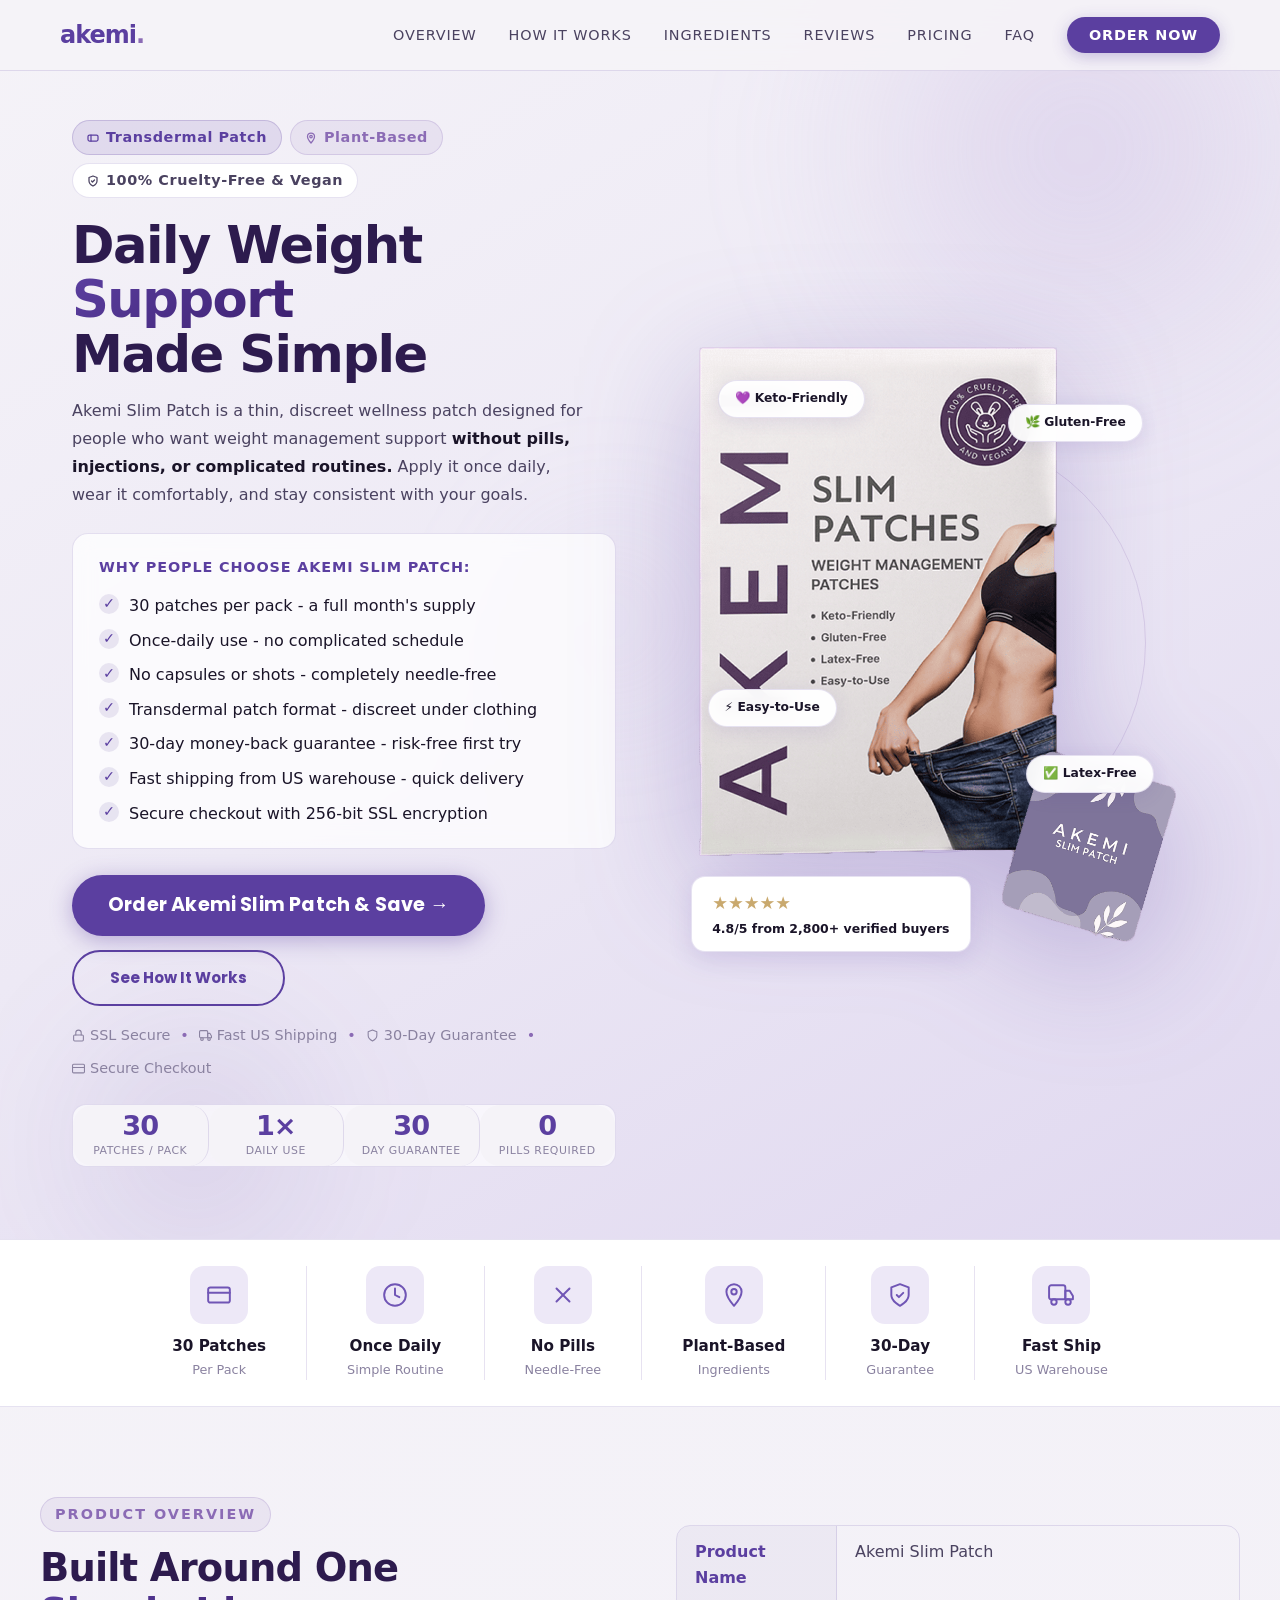
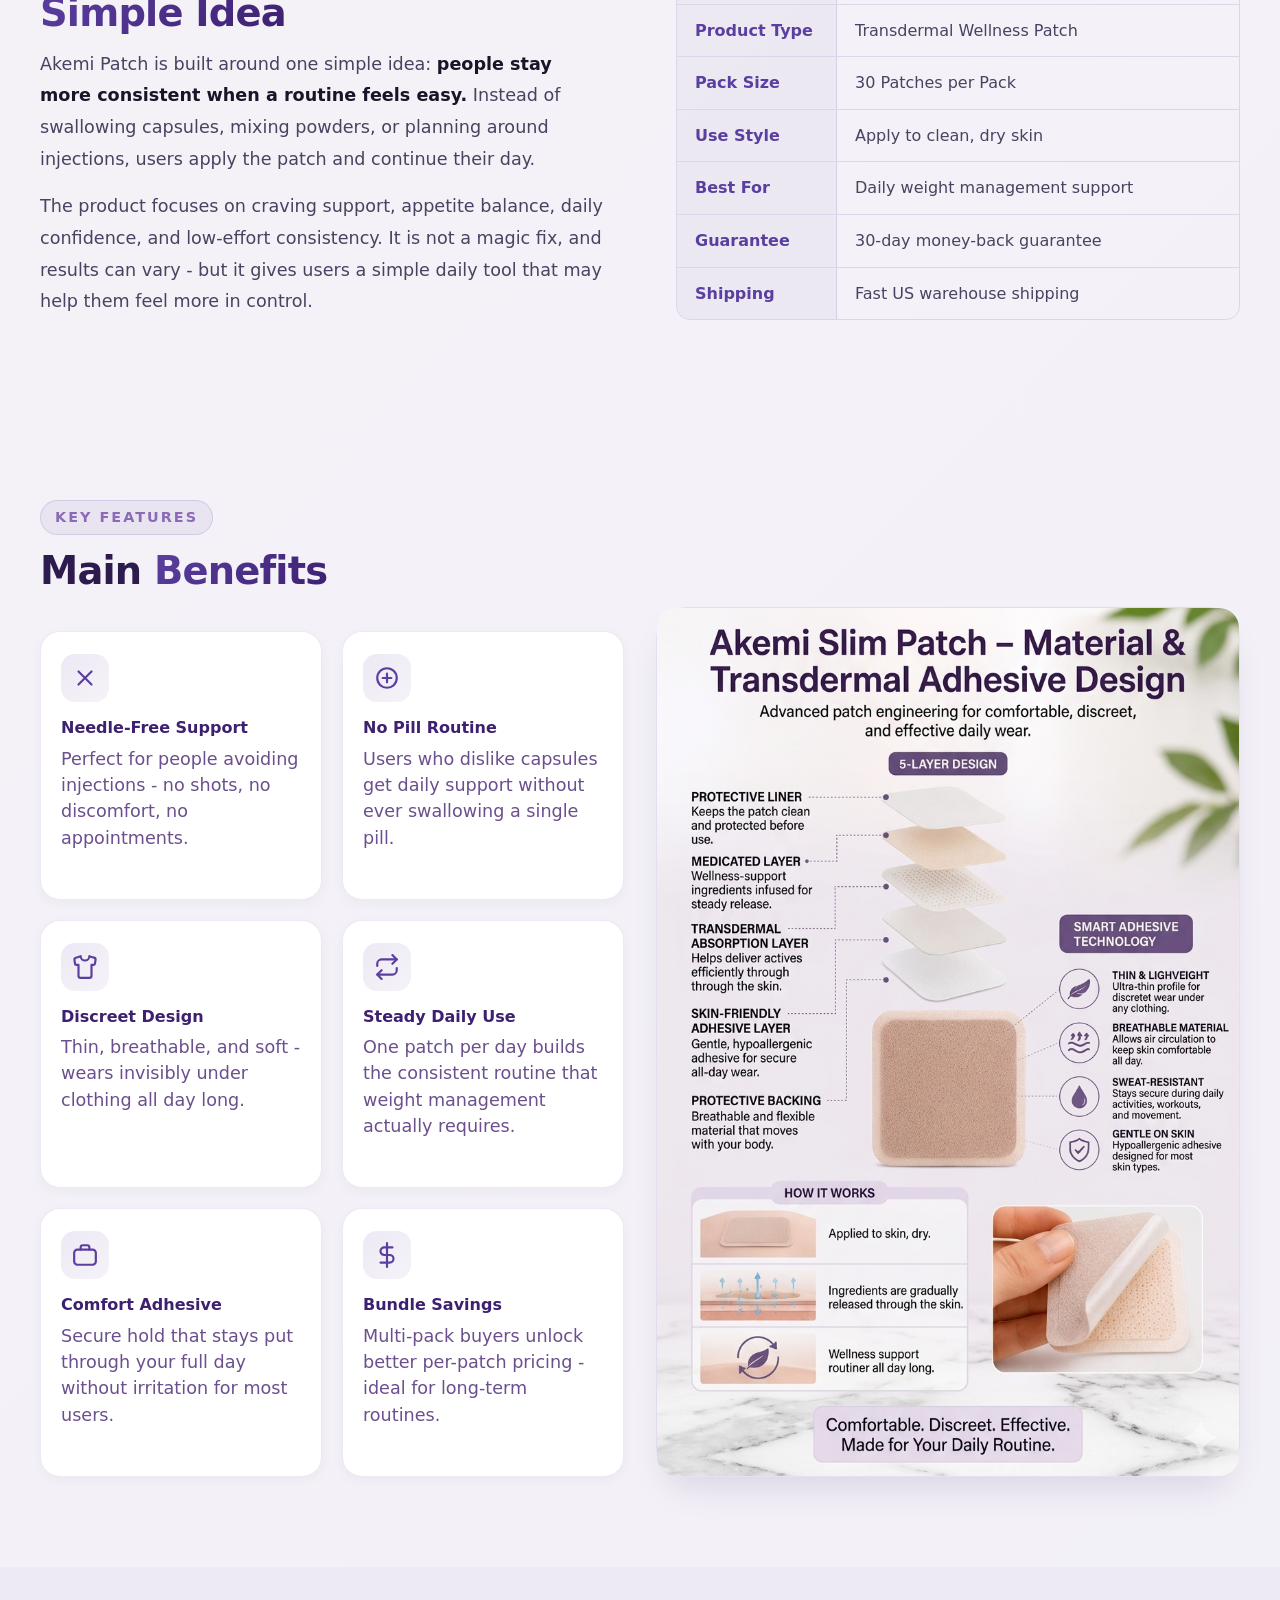
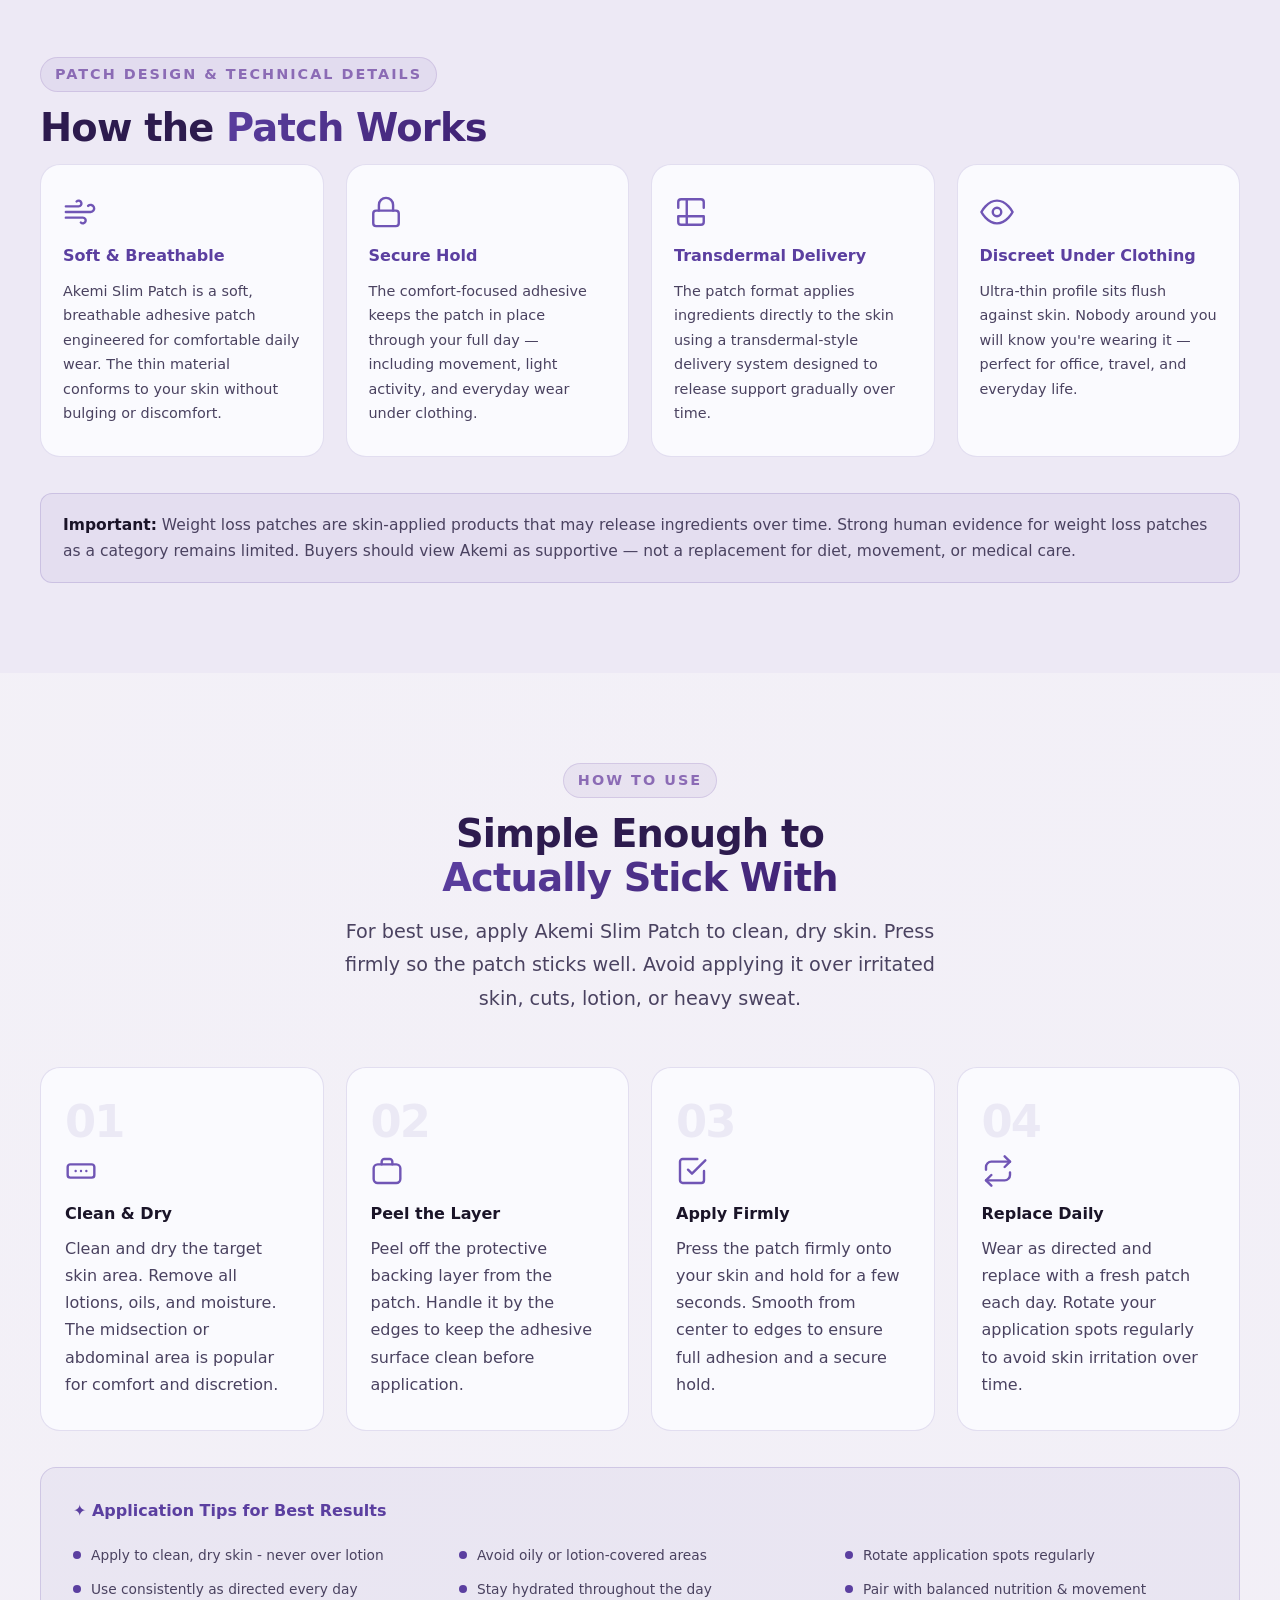
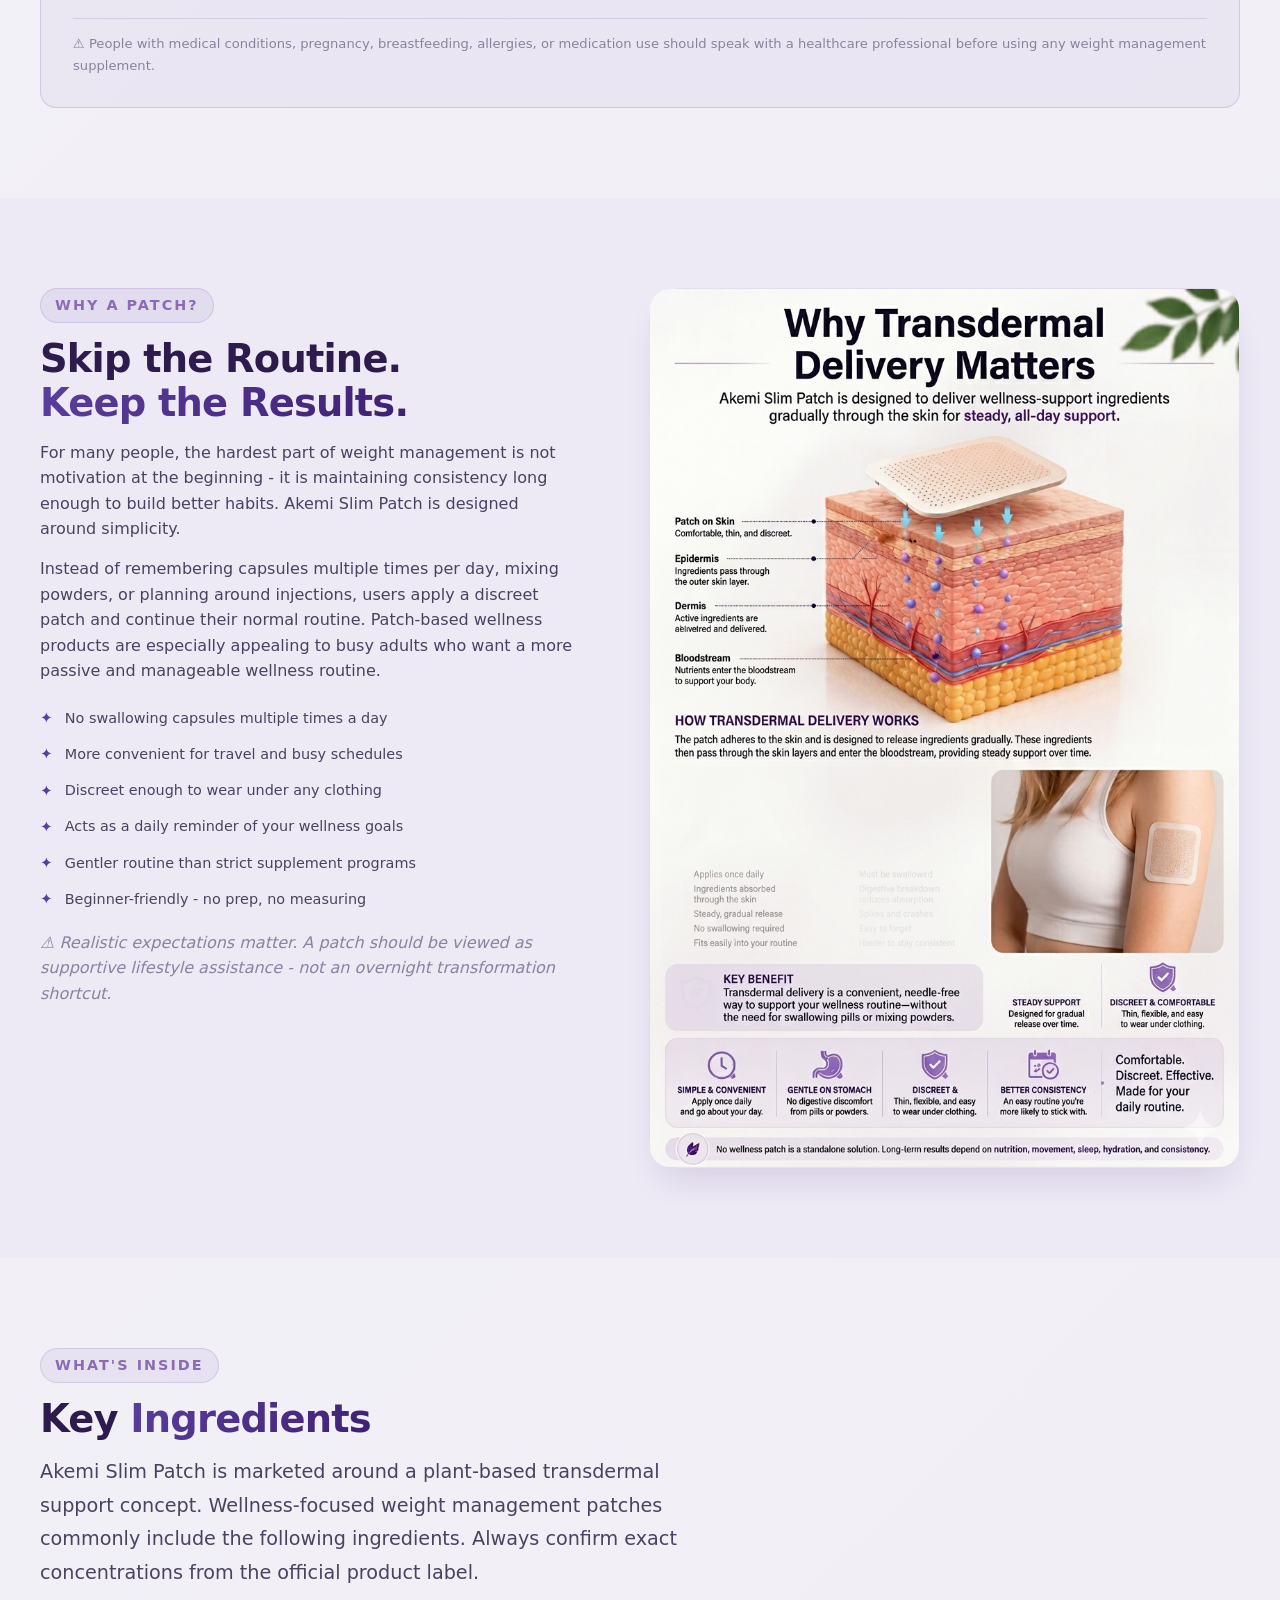
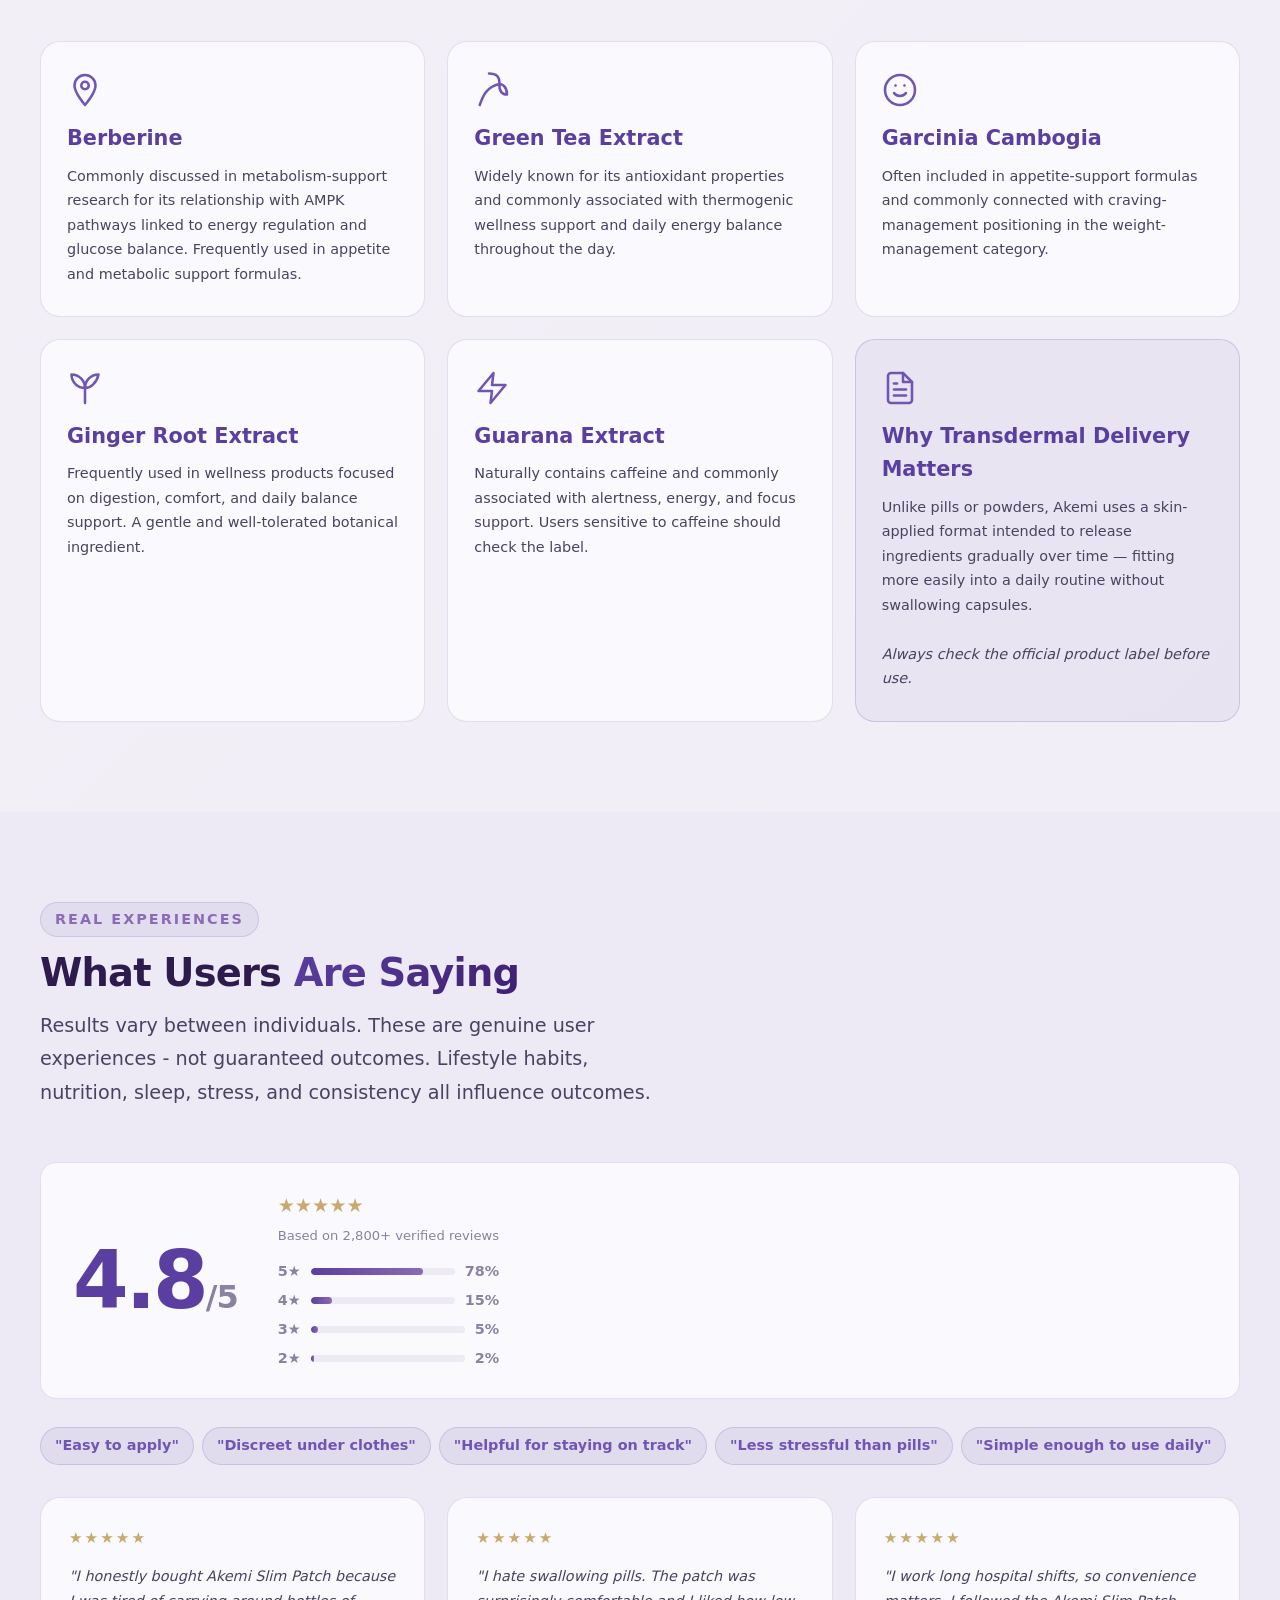
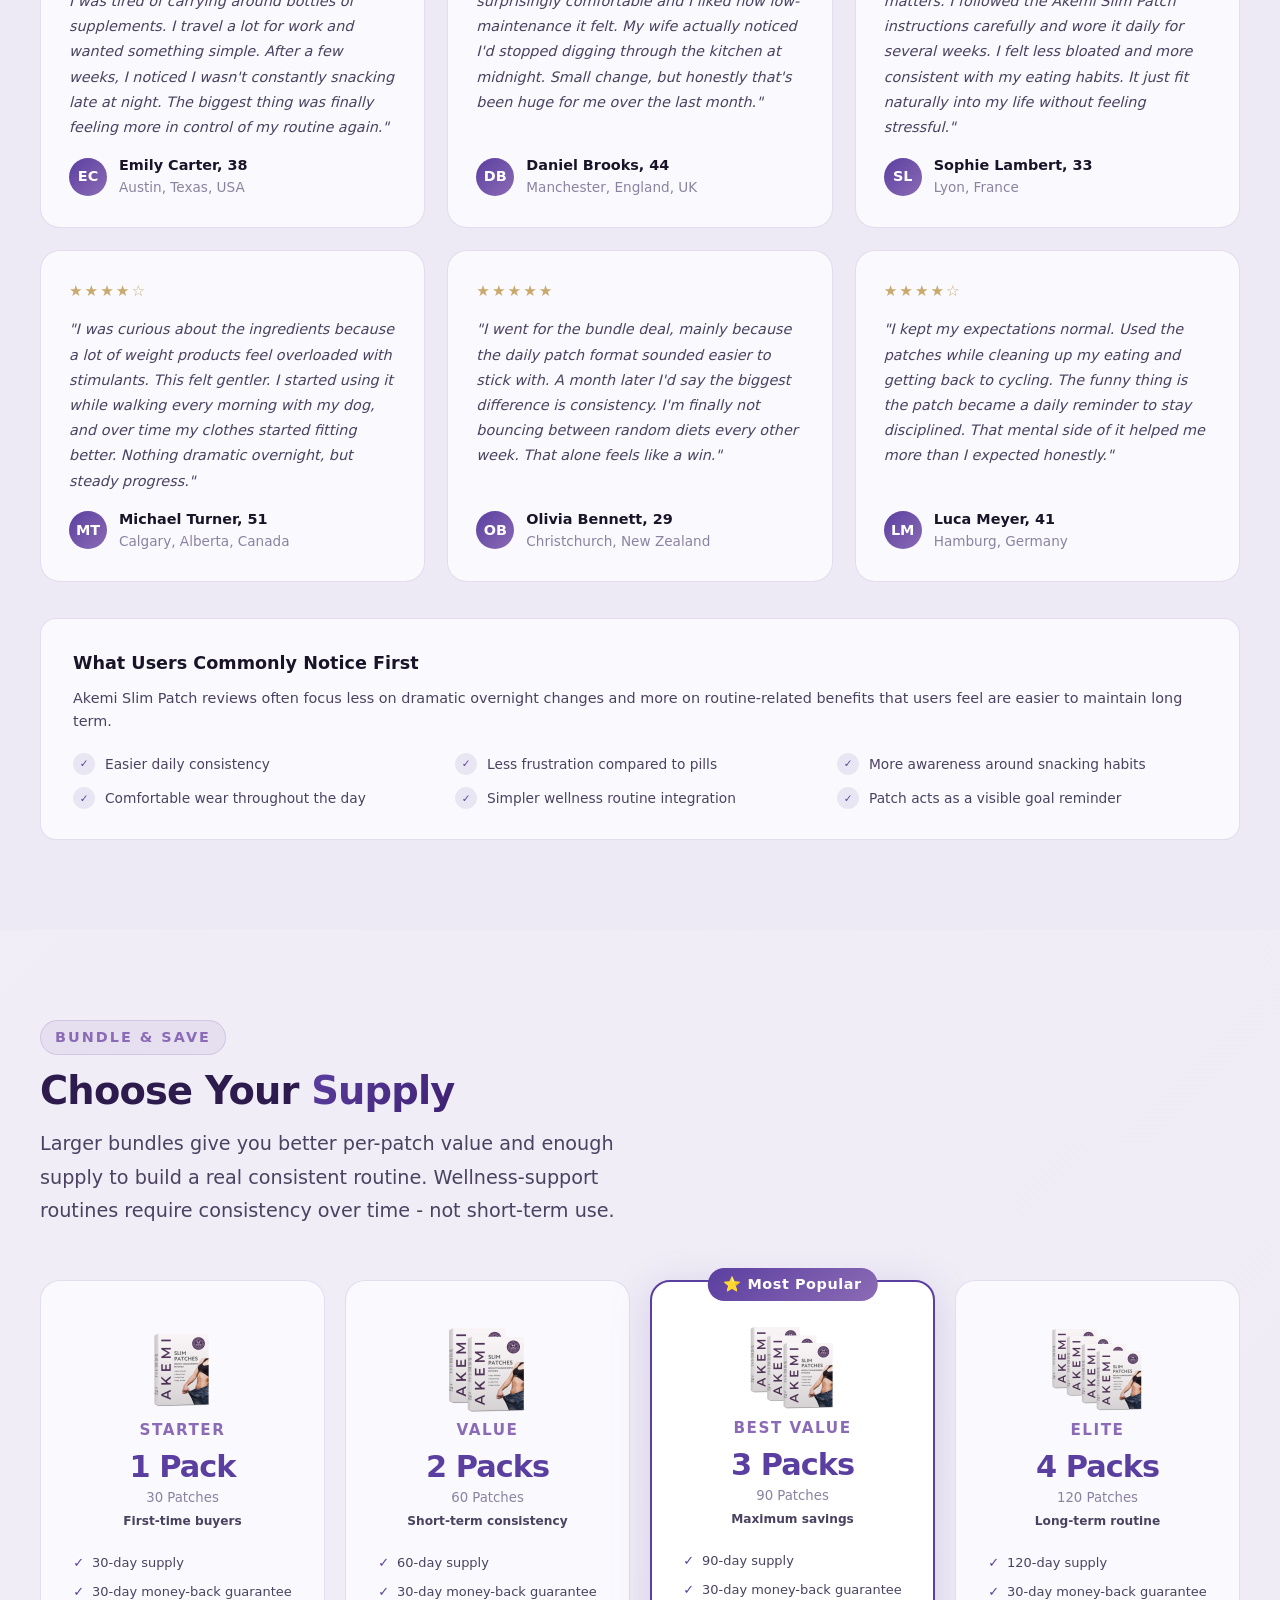
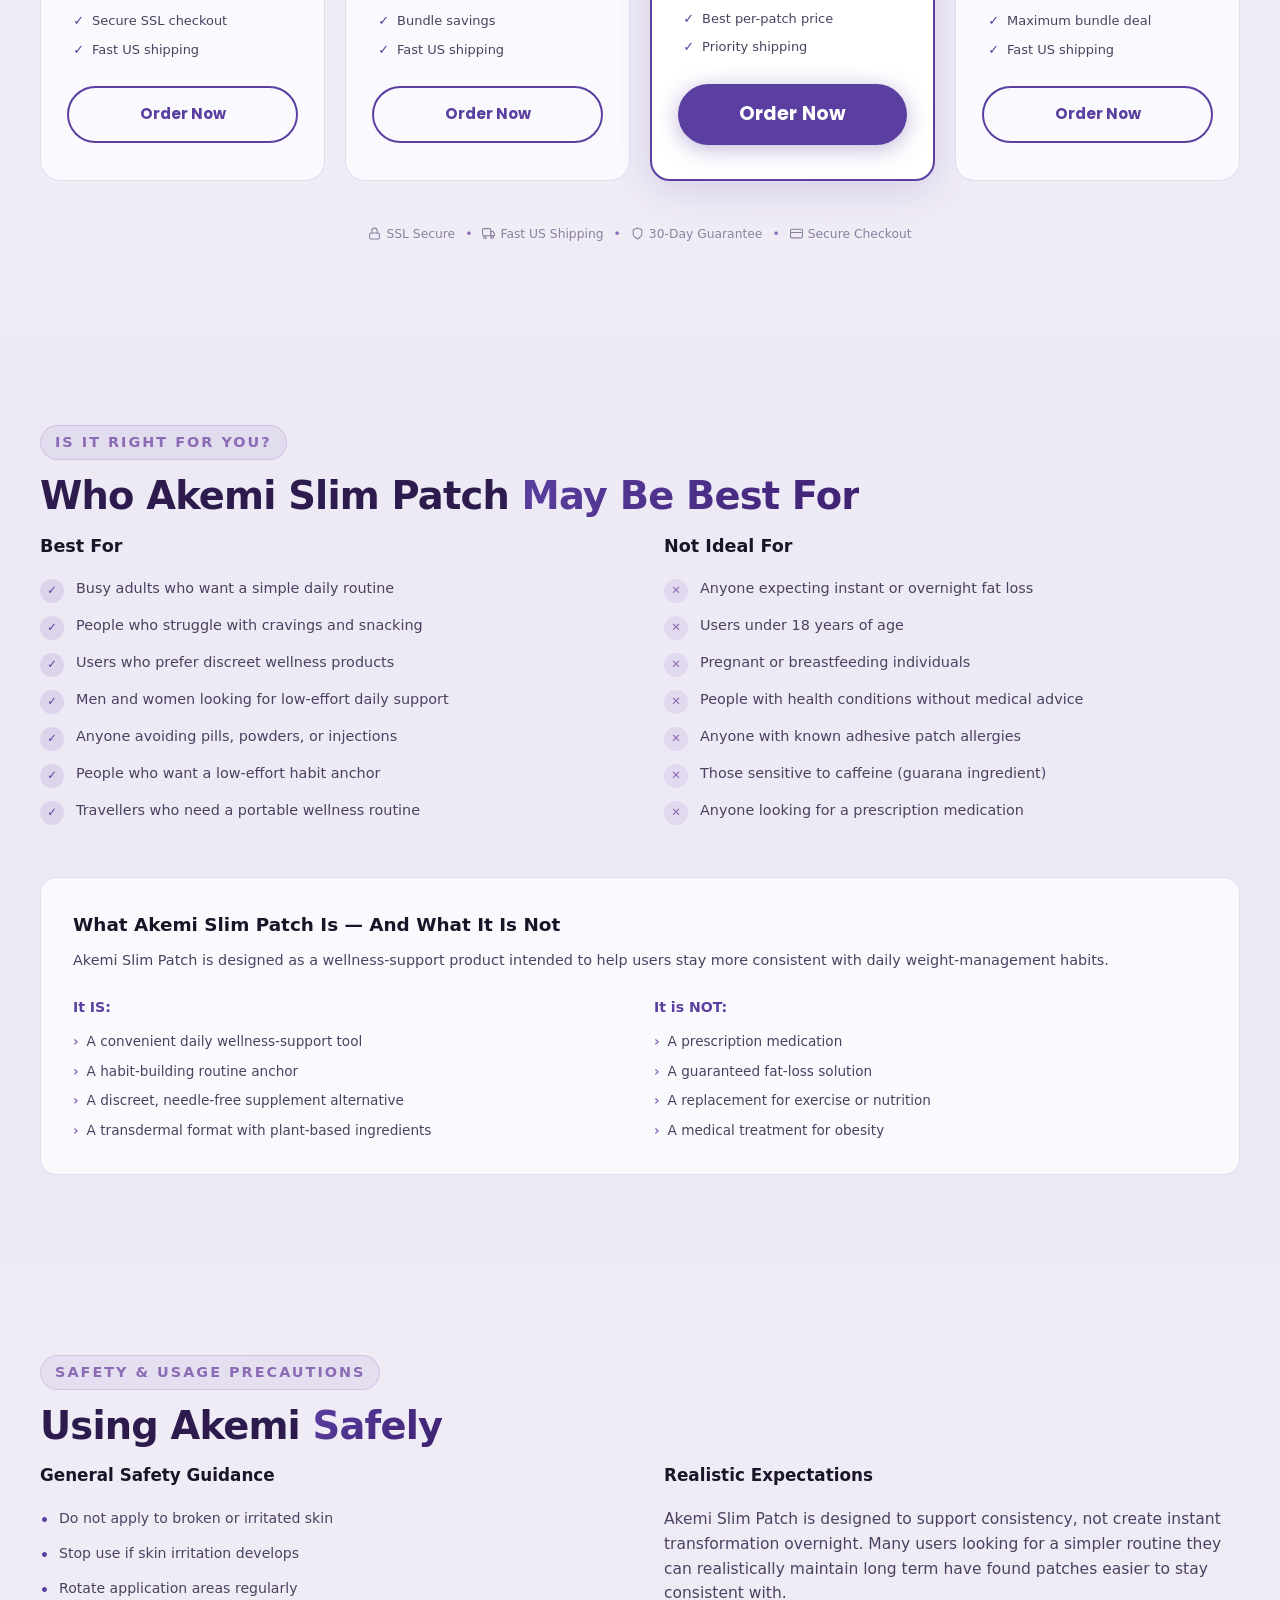
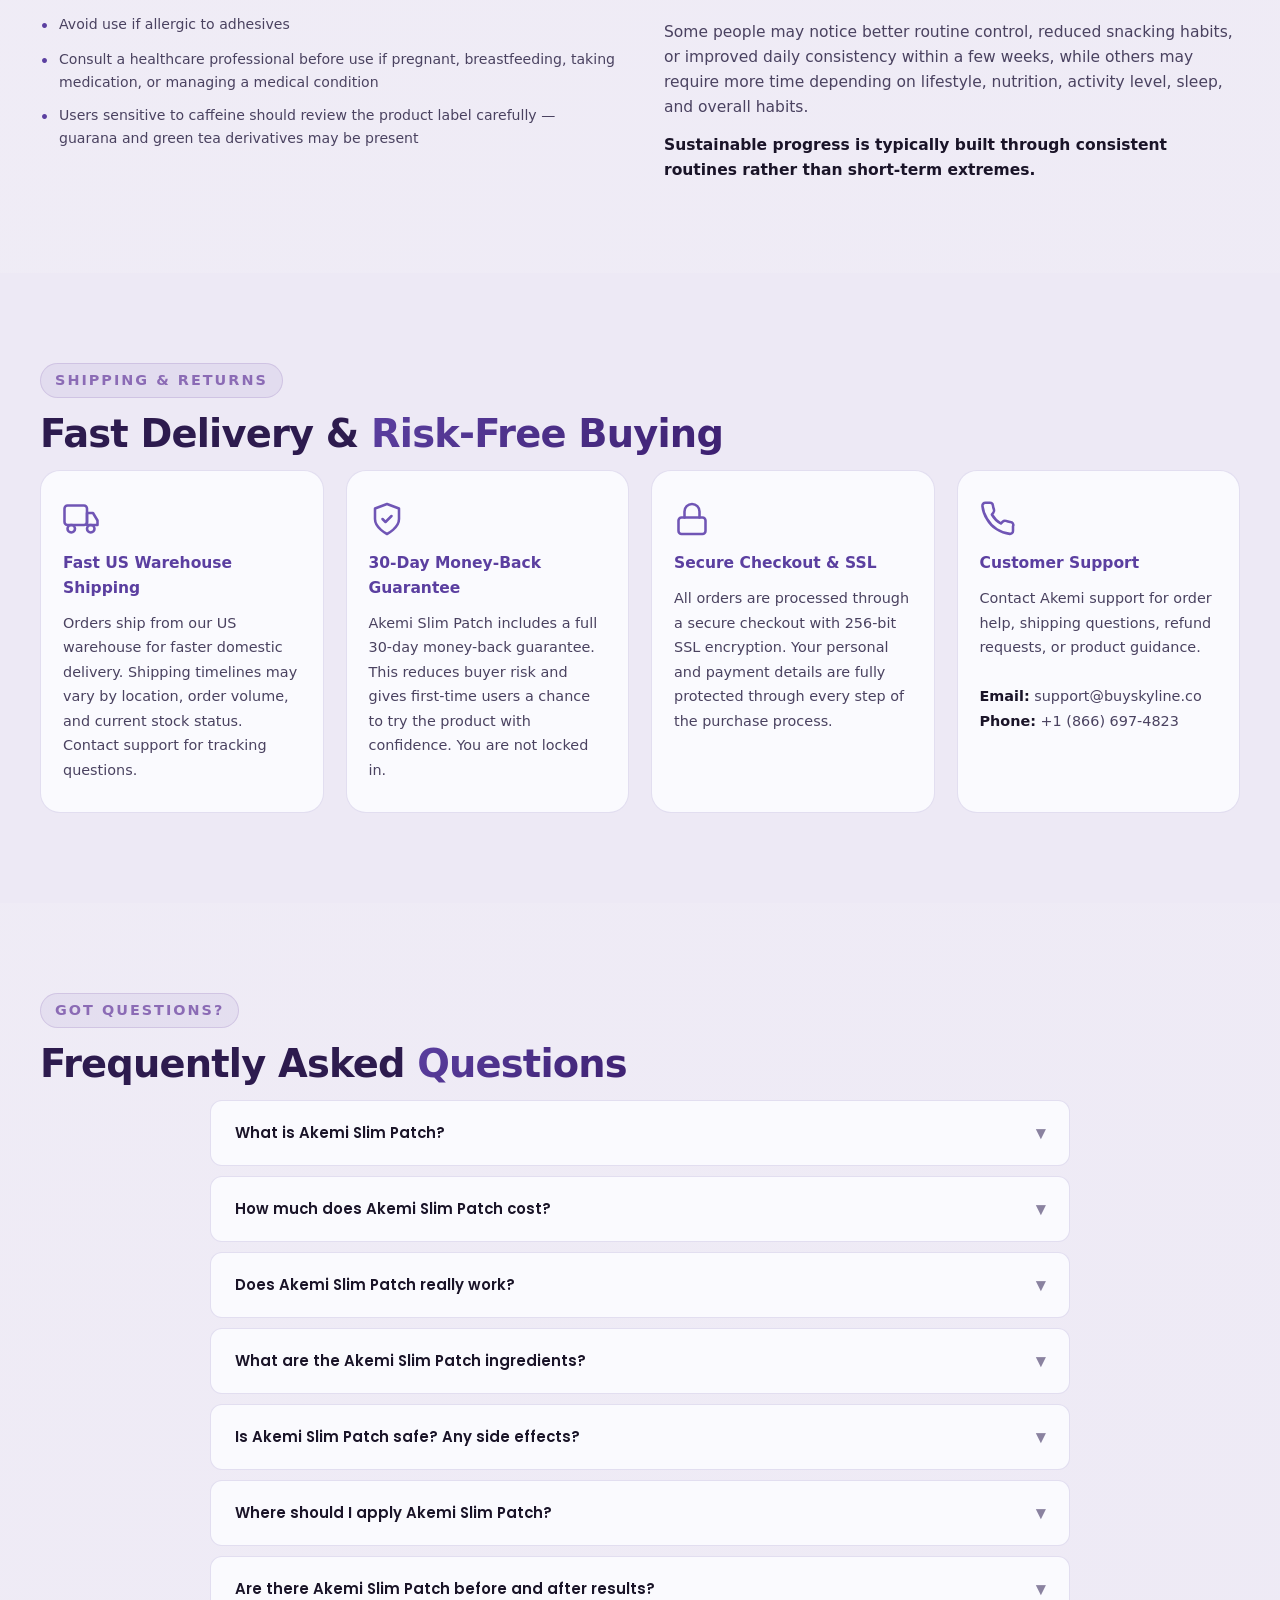
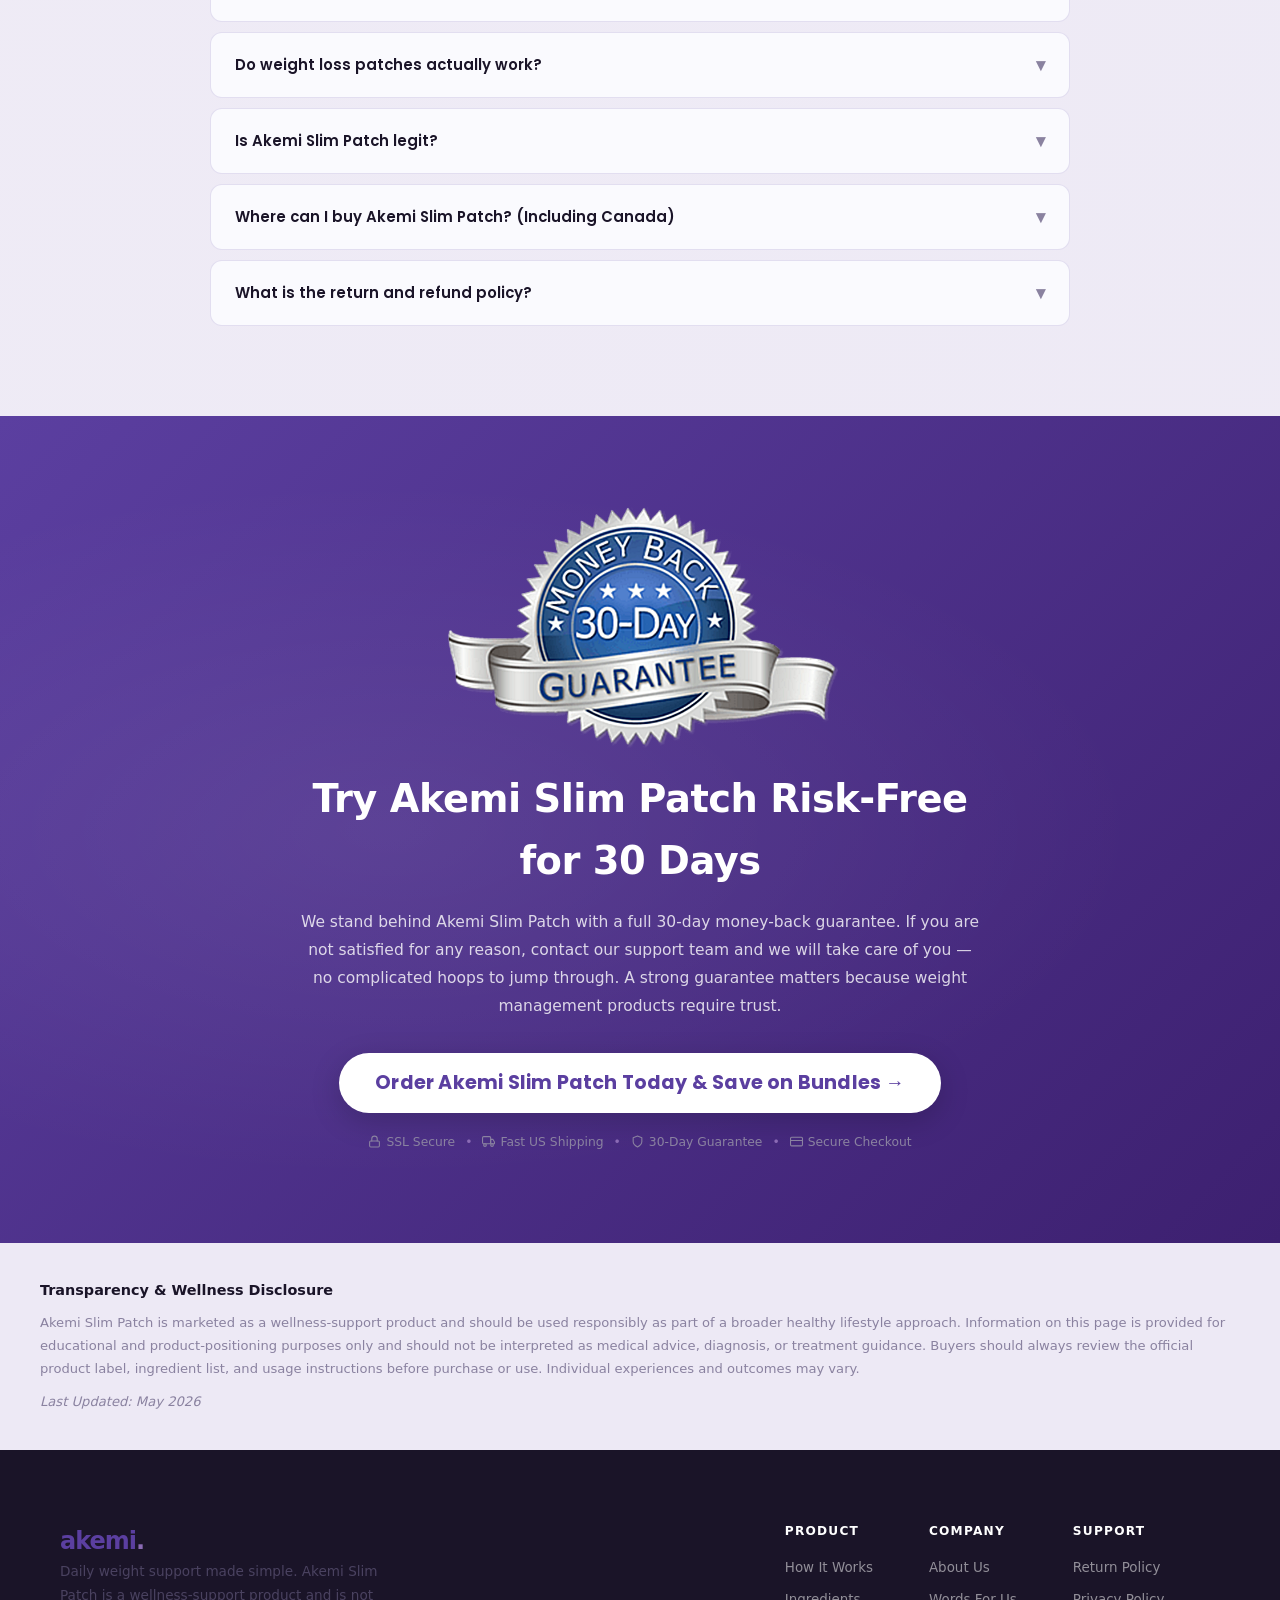
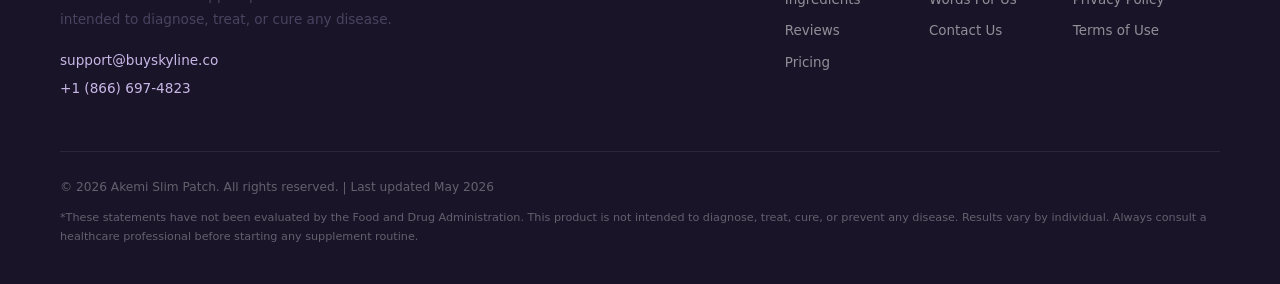
<file: index.html>
<!DOCTYPE html>
<html lang="en">
<head>
  <meta charset="UTF-8"/>
  <meta name="viewport" content="width=device-width, initial-scale=1.0"/>
  <title>Akemi Slim Patch – Daily Weight Support Made Simple</title>
  <meta name="description" content="Akemi Slim Patch – transdermal wellness patch for daily weight management. No pills, no injections. 30-day money-back guarantee. Fast US shipping."/>
  <link rel="shortcut icon" href="akemi-logo.ico" type="image/x-icon">
  <link href="https://fonts.googleapis.com/css2?family=Poppins:ital,wght@0,300;0,400;0,500;0,600;0,700;0,800;0,900;1,400&display=swap" rel="stylesheet"/>
  <link rel="stylesheet" href="style.css"/>
</head>
<body>

<!-- ══════════════════════════════════════
     NAVBAR
══════════════════════════════════════ -->
<nav id="navbar">
  <a href="#" class="nav-logo">akemi<span>.</span></a>
  <ul class="nav-links">
    <li><a href="#overview">Overview</a></li>
    <li><a href="#how-it-works">How It Works</a></li>
    <li><a href="#ingredients">Ingredients</a></li>
    <li><a href="#reviews">Reviews</a></li>
    <li><a href="#pricing">Pricing</a></li>
    <li><a href="#faq">FAQ</a></li>
    <li><a href="#pricing" class="nav-cta">Order Now</a></li>
  </ul>
  <button class="hamburger" id="hamburger" aria-label="Toggle menu">
    <span></span><span></span><span></span>
  </button>
</nav>

<div class="mobile-menu" id="mobileMenu">
  <ul>
    <li><a href="#overview"     class="mobile-link">Overview</a></li>
    <li><a href="#how-it-works" class="mobile-link">How It Works</a></li>
    <li><a href="#ingredients"  class="mobile-link">Ingredients</a></li>
    <li><a href="#reviews"      class="mobile-link">Reviews</a></li>
    <li><a href="#pricing"      class="mobile-link">Pricing</a></li>
    <li><a href="#faq"          class="mobile-link">FAQ</a></li>
    <li><a href="#pricing"      class="mobile-link cta-mobile">Order Now</a></li>
  </ul>
</div>

<!-- ══════════════════════════════════════
     HERO
══════════════════════════════════════ -->
<section class="hero" id="home">
  <div class="hero-bg-blob b1"></div>
  <div class="hero-bg-blob b2"></div>
  <div class="hero-bg-blob b3"></div>

  <div class="hero-left fade-up">

    <!-- Badge row -->
    <div class="hero-badges-row">
      <span class="badge-pill purple">
        <svg width="12" height="12" viewBox="0 0 24 24" fill="none" stroke="currentColor" stroke-width="2.5" stroke-linecap="round" stroke-linejoin="round" style="display:inline;vertical-align:middle;margin-right:3px"><rect x="2" y="6" width="20" height="12" rx="3"/><line x1="8" y1="6" x2="8" y2="18"/></svg>
        Transdermal Patch
      </span>
      <span class="badge-pill lavender">
        <svg width="12" height="12" viewBox="0 0 24 24" fill="none" stroke="currentColor" stroke-width="2.5" stroke-linecap="round" stroke-linejoin="round" style="display:inline;vertical-align:middle;margin-right:3px"><path d="M12 2a7 7 0 0 1 7 7c0 5-7 13-7 13S5 14 5 9a7 7 0 0 1 7-7z"/><circle cx="12" cy="9" r="2.5"/></svg>
        Plant-Based
      </span>
      <span class="badge-pill white">
        <svg width="12" height="12" viewBox="0 0 24 24" fill="none" stroke="currentColor" stroke-width="2.5" stroke-linecap="round" stroke-linejoin="round" style="display:inline;vertical-align:middle;margin-right:3px"><path d="M12 22s8-4 8-10V5l-8-3-8 3v7c0 6 8 10 8 10z"/><polyline points="9 12 11 14 15 10"/></svg>
        100% Cruelty-Free &amp; Vegan
      </span>
    </div>

    <!-- Headline -->
    <h1>Daily Weight<br><span class="gradient-text">Support</span><br>Made Simple</h1>
    <p class="hero-tagline">Akemi Slim Patch is a thin, discreet wellness patch designed for people who want weight management support <strong>without pills, injections, or complicated routines.</strong> Apply it once daily, wear it comfortably, and stay consistent with your goals.</p>

    <!-- Why choose bullets -->
    <div class="why-box">
      <p class="why-heading">Why People Choose Akemi Slim Patch:</p>
      <ul class="why-bullets">
        <li><span class="bcheck">✓</span> 30 patches per pack - a full month's supply</li>
        <li><span class="bcheck">✓</span> Once-daily use - no complicated schedule</li>
        <li><span class="bcheck">✓</span> No capsules or shots - completely needle-free</li>
        <li><span class="bcheck">✓</span> Transdermal patch format - discreet under clothing</li>
        <li><span class="bcheck">✓</span> 30-day money-back guarantee - risk-free first try</li>
        <li><span class="bcheck">✓</span> Fast shipping from US warehouse - quick delivery</li>
        <li><span class="bcheck">✓</span> Secure checkout with 256-bit SSL encryption</li>
      </ul>
    </div>

    <!-- CTA buttons -->
    <div class="hero-actions">
      <a href="#pricing" class="btn-primary">Order Akemi Slim Patch &amp; Save →</a>
      <a href="#how-it-works" class="btn-ghost">See How It Works</a>
    </div>

    <!-- Trust micro row -->
    <div class="hero-trust-row">
      <span>
        <svg width="13" height="13" viewBox="0 0 24 24" fill="none" stroke="currentColor" stroke-width="2" stroke-linecap="round" stroke-linejoin="round" style="display:inline;vertical-align:middle;margin-right:2px"><rect x="3" y="11" width="18" height="11" rx="2"/><path d="M7 11V7a5 5 0 0 1 10 0v4"/></svg>
        SSL Secure
      </span>
      <span class="dot">•</span>
      <span>
        <svg width="13" height="13" viewBox="0 0 24 24" fill="none" stroke="currentColor" stroke-width="2" stroke-linecap="round" stroke-linejoin="round" style="display:inline;vertical-align:middle;margin-right:2px"><rect x="1" y="3" width="15" height="13" rx="2"/><path d="M16 8h4l3 5v3h-7V8z"/><circle cx="5.5" cy="18.5" r="2.5"/><circle cx="18.5" cy="18.5" r="2.5"/></svg>
        Fast US Shipping
      </span>
      <span class="dot">•</span>
      <span>
        <svg width="13" height="13" viewBox="0 0 24 24" fill="none" stroke="currentColor" stroke-width="2" stroke-linecap="round" stroke-linejoin="round" style="display:inline;vertical-align:middle;margin-right:2px"><path d="M12 22s8-4 8-10V5l-8-3-8 3v7c0 6 8 10 8 10z"/></svg>
        30-Day Guarantee
      </span>
      <span class="dot">•</span>
      <span>
        <svg width="13" height="13" viewBox="0 0 24 24" fill="none" stroke="currentColor" stroke-width="2" stroke-linecap="round" stroke-linejoin="round" style="display:inline;vertical-align:middle;margin-right:2px"><rect x="1" y="4" width="22" height="16" rx="2"/><line x1="1" y1="10" x2="23" y2="10"/></svg>
        Secure Checkout
      </span>
    </div>

    <!-- Spec mini-table -->
    <div class="hero-spec-grid">
      <div class="spec-item">
        <span class="spec-val">30</span>
        <span class="spec-lbl">Patches / Pack</span>
      </div>
      <div class="spec-item">
        <span class="spec-val">1×</span>
        <span class="spec-lbl">Daily Use</span>
      </div>
      <div class="spec-item">
        <span class="spec-val">30</span>
        <span class="spec-lbl">Day Guarantee</span>
      </div>
      <div class="spec-item">
        <span class="spec-val">0</span>
        <span class="spec-lbl">Pills Required</span>
      </div>
    </div>
  </div>

  <div class="hero-right fade-up delay-2">
    <div class="product-glow-wrap">
      <div class="product-ring r1"></div>
      <div class="product-ring r2"></div>
      <img src="./assets/brand-product.png" alt="Akemi Slim Patch – Weight Management Patches Box" class="product-img"/>
    </div>
    <div class="ftag ft1">💜 Keto-Friendly</div>
    <div class="ftag ft2">🌿 Gluten-Free</div>
    <div class="ftag ft3">✅ Latex-Free</div>
    <div class="ftag ft4">⚡ Easy-to-Use</div>

    <!-- Rating block -->
    <div class="hero-rating-card">
      <div class="rating-stars">★★★★★</div>
      <div class="rating-text"><strong>4.8/5</strong> from 2,800+ verified buyers</div>
    </div>
  </div>
</section>

<!-- ══════════════════════════════════════
     TRUST BAR
══════════════════════════════════════ -->
<div class="trust-bar">
  <div class="trust-item">
    <div class="trust-icon-wrap">
      <svg xmlns="http://www.w3.org/2000/svg" viewBox="0 0 24 24" fill="none" stroke="#7055B5" stroke-width="1.8" stroke-linecap="round" stroke-linejoin="round"><rect x="2" y="5" width="20" height="14" rx="2"/><line x1="2" y1="10" x2="22" y2="10"/></svg>
    </div>
    <div class="trust-text"><span class="trust-title">30 Patches</span><span class="trust-sub">Per Pack</span></div>
  </div>
  <div class="trust-item">
    <div class="trust-icon-wrap">
      <svg xmlns="http://www.w3.org/2000/svg" viewBox="0 0 24 24" fill="none" stroke="#7055B5" stroke-width="1.8" stroke-linecap="round" stroke-linejoin="round"><circle cx="12" cy="12" r="10"/><polyline points="12 6 12 12 16 14"/></svg>
    </div>
    <div class="trust-text"><span class="trust-title">Once Daily</span><span class="trust-sub">Simple Routine</span></div>
  </div>
  <div class="trust-item">
    <div class="trust-icon-wrap">
      <svg xmlns="http://www.w3.org/2000/svg" viewBox="0 0 24 24" fill="none" stroke="#7055B5" stroke-width="1.8" stroke-linecap="round" stroke-linejoin="round"><line x1="18" y1="6" x2="6" y2="18"/><line x1="6" y1="6" x2="18" y2="18"/></svg>
    </div>
    <div class="trust-text"><span class="trust-title">No Pills</span><span class="trust-sub">Needle-Free</span></div>
  </div>
  <div class="trust-item">
    <div class="trust-icon-wrap">
      <svg xmlns="http://www.w3.org/2000/svg" viewBox="0 0 24 24" fill="none" stroke="#7055B5" stroke-width="1.8" stroke-linecap="round" stroke-linejoin="round"><path d="M12 2a7 7 0 0 1 7 7c0 5-7 13-7 13S5 14 5 9a7 7 0 0 1 7-7z"/><circle cx="12" cy="9" r="2.5"/></svg>
    </div>
    <div class="trust-text"><span class="trust-title">Plant-Based</span><span class="trust-sub">Ingredients</span></div>
  </div>
  <div class="trust-item">
    <div class="trust-icon-wrap">
      <svg xmlns="http://www.w3.org/2000/svg" viewBox="0 0 24 24" fill="none" stroke="#7055B5" stroke-width="1.8" stroke-linecap="round" stroke-linejoin="round"><path d="M12 22s8-4 8-10V5l-8-3-8 3v7c0 6 8 10 8 10z"/><polyline points="9 12 11 14 15 10"/></svg>
    </div>
    <div class="trust-text"><span class="trust-title">30-Day</span><span class="trust-sub">Guarantee</span></div>
  </div>
  <div class="trust-item">
    <div class="trust-icon-wrap">
      <svg xmlns="http://www.w3.org/2000/svg" viewBox="0 0 24 24" fill="none" stroke="#7055B5" stroke-width="1.8" stroke-linecap="round" stroke-linejoin="round"><rect x="1" y="3" width="15" height="13" rx="2"/><path d="M16 8h4l3 5v3h-7V8z"/><circle cx="5.5" cy="18.5" r="2.5"/><circle cx="18.5" cy="18.5" r="2.5"/></svg>
    </div>
    <div class="trust-text"><span class="trust-title">Fast Ship</span><span class="trust-sub">US Warehouse</span></div>
  </div>
</div>

<!-- ══════════════════════════════════════
     PRODUCT OVERVIEW
══════════════════════════════════════ -->
<section class="section" id="overview">
  <div class="section-inner">
    <div class="overview-grid">

      <div class="overview-text fade-up">
        <div class="section-label">Product Overview</div>
        <h2 class="section-title">Built Around One<br><span class="gradient-text">Simple Idea</span></h2>
        <p>Akemi Patch is built around one simple idea: <strong>people stay more consistent when a routine feels easy.</strong> Instead of swallowing capsules, mixing powders, or planning around injections, users apply the patch and continue their day.</p>
        <p style="margin-top:16px">The product focuses on craving support, appetite balance, daily confidence, and low-effort consistency. It is not a magic fix, and results can vary - but it gives users a simple daily tool that may help them feel more in control.</p>
      </div>

      <div class="overview-features fade-up delay-1">
        <!-- Spec table -->
        <div class="spec-table">
          <div class="spec-row"><span class="spec-k">Product Name</span><span class="spec-v">Akemi Slim Patch</span></div>
          <div class="spec-row"><span class="spec-k">Product Type</span><span class="spec-v">Transdermal Wellness Patch</span></div>
          <div class="spec-row"><span class="spec-k">Pack Size</span><span class="spec-v">30 Patches per Pack</span></div>
          <div class="spec-row"><span class="spec-k">Use Style</span><span class="spec-v">Apply to clean, dry skin</span></div>
          <div class="spec-row"><span class="spec-k">Best For</span><span class="spec-v">Daily weight management support</span></div>
          <div class="spec-row"><span class="spec-k">Guarantee</span><span class="spec-v">30-day money-back guarantee</span></div>
          <div class="spec-row"><span class="spec-k">Shipping</span><span class="spec-v">Fast US warehouse shipping</span></div>
        </div>
      </div>
    </div>
  </div>
</section>

<!-- ══════════════════════════════════════
 Key Features
══════════════════════════════════════ -->
<section class="section" id="keyfeatures">
    <div class="section-inner">
        <div class="section-label">Key Features</div>
        <h2 class="section-title">Main <span class="gradient-text">Benefits</span></h2>
        
        <div class="keyfeatures-grid">
            <!-- Left Column: Features List -->
            <div class="features">
                <div class="feature-cards">
                    <!-- Card 1: Needle-Free Support -->
                    <div class="feat-card">
                        <div class="feat-svg-icon">
                            <svg viewBox="0 0 24 24" fill="none" stroke="#7055B5" stroke-width="2" stroke-linecap="round" stroke-linejoin="round">
                                <line x1="18" y1="6" x2="6" y2="18"/>
                                <line x1="6" y1="6" x2="18" y2="18"/>
                            </svg>
                        </div>
                        <div>
                            <strong>Needle-Free Support</strong>
                            <p>Perfect for people avoiding injections - no shots, no discomfort, no appointments.</p>
                        </div>
                    </div>

                    <!-- Card 2: No Pill Routine -->
                    <div class="feat-card">
                        <div class="feat-svg-icon">
                            <svg viewBox="0 0 24 24" fill="none" stroke="#7055B5" stroke-width="2" stroke-linecap="round" stroke-linejoin="round">
                                <circle cx="12" cy="12" r="9"/>
                                <line x1="12" y1="8" x2="12" y2="16"/>
                                <line x1="8" y1="12" x2="16" y2="12"/>
                            </svg>
                        </div>
                        <div>
                            <strong>No Pill Routine</strong>
                            <p>Users who dislike capsules get daily support without ever swallowing a single pill.</p>
                        </div>
                    </div>

                    <!-- Card 3: Discreet Design -->
                    <div class="feat-card">
                        <div class="feat-svg-icon">
                            <svg viewBox="0 0 24 24" fill="none" stroke="#7055B5" stroke-width="2" stroke-linecap="round" stroke-linejoin="round">
                                <path d="M20.38 3.46 16 2a4 4 0 0 1-8 0L3.62 3.46a2 2 0 0 0-1.34 2.23l.58 3.57a1 1 0 0 0 .99.84H6v10c0 1.1.9 2 2 2h8a2 2 0 0 0 2-2V10h2.15a1 1 0 0 0 .99-.84l.58-3.57a2 2 0 0 0-1.34-2.23z"/>
                            </svg>
                        </div>
                        <div>
                            <strong>Discreet Design</strong>
                            <p>Thin, breathable, and soft - wears invisibly under clothing all day long.</p>
                        </div>
                    </div>

                    <!-- Card 4: Steady Daily Use -->
                    <div class="feat-card">
                        <div class="feat-svg-icon">
                            <svg viewBox="0 0 24 24" fill="none" stroke="#7055B5" stroke-width="2" stroke-linecap="round" stroke-linejoin="round">
                                <polyline points="17 1 21 5 17 9"/>
                                <path d="M3 11V9a4 4 0 0 1 4-4h14"/>
                                <polyline points="7 23 3 19 7 15"/>
                                <path d="M21 13v2a4 4 0 0 1-4 4H3"/>
                            </svg>
                        </div>
                        <div>
                            <strong>Steady Daily Use</strong>
                            <p>One patch per day builds the consistent routine that weight management actually requires.</p>
                        </div>
                    </div>

                    <!-- Card 5: Comfort Adhesive -->
                    <div class="feat-card">
                        <div class="feat-svg-icon">
                            <svg viewBox="0 0 24 24" fill="none" stroke="#7055B5" stroke-width="2" stroke-linecap="round" stroke-linejoin="round">
                                <rect x="2" y="7" width="20" height="14" rx="3"/>
                                <path d="M16 7V5a2 2 0 0 0-2-2h-4a2 2 0 0 0-2 2v2"/>
                            </svg>
                        </div>
                        <div>
                            <strong>Comfort Adhesive</strong>
                            <p>Secure hold that stays put through your full day without irritation for most users.</p>
                        </div>
                    </div>

                    <!-- Card 6: Bundle Savings -->
                    <div class="feat-card">
                        <div class="feat-svg-icon">
                            <svg viewBox="0 0 24 24" fill="none" stroke="#7055B5" stroke-width="2" stroke-linecap="round" stroke-linejoin="round">
                                <line x1="12" y1="1" x2="12" y2="23"/>
                                <path d="M17 5H9.5a3.5 3.5 0 0 0 0 7h5a3.5 3.5 0 0 1 0 7H6"/>
                            </svg>
                        </div>
                        <div>
                            <strong>Bundle Savings</strong>
                            <p>Multi-pack buyers unlock better per-patch pricing - ideal for long-term routines.</p>
                        </div>
                    </div>
                </div>
            </div>

            <!-- Right Column: Product Image (brand-about-image.png) -->
            <div class="product-image">
                <div class="image-wrapper">
                    <img src="./assets/brand-about-image.png" alt="Akemi Slim Patch - 5-Layer Transdermal Design & Smart Adhesive Technology">
                </div>
            </div>
        </div>
    </div>
</section>


<!-- ══════════════════════════════════════
     PATCH DESIGN & TECHNICAL
══════════════════════════════════════ -->
<section class="section alt-bg">
  <div class="section-inner">
    <div class="section-label">Patch Design &amp; Technical Details</div>
    <h2 class="section-title">How the <span class="gradient-text">Patch Works</span></h2>
    <div class="tech-grid">
      <div class="tech-card fade-up">
        <div class="tech-icon">
          <svg width="34" height="34" viewBox="0 0 24 24" fill="none" stroke="#7055B5" stroke-width="1.7" stroke-linecap="round" stroke-linejoin="round"><path d="M9.59 4.59A2 2 0 1 1 11 8H2m10.59 11.41A2 2 0 1 0 14 16H2m15.73-8.27A2.5 2.5 0 1 1 19.5 12H2"/></svg>
        </div>
        <h3>Soft &amp; Breathable</h3>
        <p>Akemi Slim Patch is a soft, breathable adhesive patch engineered for comfortable daily wear. The thin material conforms to your skin without bulging or discomfort.</p>
      </div>
      <div class="tech-card fade-up delay-1">
        <div class="tech-icon">
          <svg width="34" height="34" viewBox="0 0 24 24" fill="none" stroke="#7055B5" stroke-width="1.7" stroke-linecap="round" stroke-linejoin="round"><rect x="3" y="11" width="18" height="11" rx="2"/><path d="M7 11V7a5 5 0 0 1 10 0v4"/></svg>
        </div>
        <h3>Secure Hold</h3>
        <p>The comfort-focused adhesive keeps the patch in place through your full day — including movement, light activity, and everyday wear under clothing.</p>
      </div>
      <div class="tech-card fade-up delay-2">
        <div class="tech-icon">
          <svg width="34" height="34" viewBox="0 0 24 24" fill="none" stroke="#7055B5" stroke-width="1.7" stroke-linecap="round" stroke-linejoin="round"><path d="M9 3H5a2 2 0 0 0-2 2v4m6-6h10a2 2 0 0 1 2 2v4M9 3v18m0 0h10a2 2 0 0 0 2-2v-4M9 21H5a2 2 0 0 1-2-2v-4m0 0h18"/></svg>
        </div>
        <h3>Transdermal Delivery</h3>
        <p>The patch format applies ingredients directly to the skin using a transdermal-style delivery system designed to release support gradually over time.</p>
      </div>
      <div class="tech-card fade-up delay-3">
        <div class="tech-icon">
          <svg width="34" height="34" viewBox="0 0 24 24" fill="none" stroke="#7055B5" stroke-width="1.7" stroke-linecap="round" stroke-linejoin="round"><path d="M1 12s4-8 11-8 11 8 11 8-4 8-11 8-11-8-11-8z"/><circle cx="12" cy="12" r="3"/></svg>
        </div>
        <h3>Discreet Under Clothing</h3>
        <p>Ultra-thin profile sits flush against skin. Nobody around you will know you're wearing it — perfect for office, travel, and everyday life.</p>
      </div>
    </div>
    <div class="tech-note">
      <strong>Important:</strong> Weight loss patches are skin-applied products that may release ingredients over time. Strong human evidence for weight loss patches as a category remains limited. Buyers should view Akemi as supportive — not a replacement for diet, movement, or medical care.
    </div>
  </div>
</section>

<!-- ══════════════════════════════════════
     HOW TO USE
══════════════════════════════════════ -->
<section class="section" id="how-it-works">
  <div class="section-inner">
    <div class="two-col-center">
      <div>
        <div class="section-label">How to Use</div>
        <h2 class="section-title">Simple Enough to<br><span class="gradient-text">Actually Stick With</span></h2>
        <p class="section-sub">For best use, apply Akemi Slim Patch to clean, dry skin. Press firmly so the patch sticks well. Avoid applying it over irritated skin, cuts, lotion, or heavy sweat.</p>
      </div>
    </div>

    <div class="steps-grid">
      <div class="step-card fade-up">
        <div class="step-num">01</div>
        <div class="step-icon">
          <svg width="32" height="32" viewBox="0 0 24 24" fill="none" stroke="#7055B5" stroke-width="1.8" stroke-linecap="round" stroke-linejoin="round"><path d="M20 7H4a2 2 0 0 0-2 2v6a2 2 0 0 0 2 2h16a2 2 0 0 0 2-2V9a2 2 0 0 0-2-2z"/><path d="M12 12v.01"/><path d="M8 12v.01"/><path d="M16 12v.01"/></svg>
        </div>
        <h3>Clean &amp; Dry</h3>
        <p>Clean and dry the target skin area. Remove all lotions, oils, and moisture. The midsection or abdominal area is popular for comfort and discretion.</p>
      </div>
      <div class="step-card fade-up delay-1">
        <div class="step-num">02</div>
        <div class="step-icon">
          <svg width="32" height="32" viewBox="0 0 24 24" fill="none" stroke="#7055B5" stroke-width="1.8" stroke-linecap="round" stroke-linejoin="round"><rect x="2" y="7" width="20" height="14" rx="3"/><path d="M16 7V5a2 2 0 0 0-2-2h-4a2 2 0 0 0-2 2v2"/></svg>
        </div>
        <h3>Peel the Layer</h3>
        <p>Peel off the protective backing layer from the patch. Handle it by the edges to keep the adhesive surface clean before application.</p>
      </div>
      <div class="step-card fade-up delay-2">
        <div class="step-num">03</div>
        <div class="step-icon">
          <svg width="32" height="32" viewBox="0 0 24 24" fill="none" stroke="#7055B5" stroke-width="1.8" stroke-linecap="round" stroke-linejoin="round"><polyline points="9 11 12 14 22 4"/><path d="M21 12v7a2 2 0 0 1-2 2H5a2 2 0 0 1-2-2V5a2 2 0 0 1 2-2h11"/></svg>
        </div>
        <h3>Apply Firmly</h3>
        <p>Press the patch firmly onto your skin and hold for a few seconds. Smooth from center to edges to ensure full adhesion and a secure hold.</p>
      </div>
      <div class="step-card fade-up delay-3">
        <div class="step-num">04</div>
        <div class="step-icon">
          <svg width="32" height="32" viewBox="0 0 24 24" fill="none" stroke="#7055B5" stroke-width="1.8" stroke-linecap="round" stroke-linejoin="round"><polyline points="17 1 21 5 17 9"/><path d="M3 11V9a4 4 0 0 1 4-4h14"/><polyline points="7 23 3 19 7 15"/><path d="M21 13v2a4 4 0 0 1-4 4H3"/></svg>
        </div>
        <h3>Replace Daily</h3>
        <p>Wear as directed and replace with a fresh patch each day. Rotate your application spots regularly to avoid skin irritation over time.</p>
      </div>
    </div>

    <div class="tips-box fade-up">
      <h3 class="tips-title">✦ Application Tips for Best Results</h3>
      <div class="tips-grid">
        <div class="tip-item"><span class="tip-dot"></span>Apply to clean, dry skin - never over lotion</div>
        <div class="tip-item"><span class="tip-dot"></span>Avoid oily or lotion-covered areas</div>
        <div class="tip-item"><span class="tip-dot"></span>Rotate application spots regularly</div>
        <div class="tip-item"><span class="tip-dot"></span>Use consistently as directed every day</div>
        <div class="tip-item"><span class="tip-dot"></span>Stay hydrated throughout the day</div>
        <div class="tip-item"><span class="tip-dot"></span>Pair with balanced nutrition &amp; movement</div>
      </div>
      <p class="tips-note">⚠️ People with medical conditions, pregnancy, breastfeeding, allergies, or medication use should speak with a healthcare professional before using any weight management supplement.</p>
    </div>
  </div>
</section>

<!-- ══════════════════════════════════════
     WHY PATCH OVER PILLS
══════════════════════════════════════ -->
<section class="section alt-bg">
  <div class="section-inner">
    <div class="compare-grid">
      <div class="compare-text fade-up">
        <div class="section-label">Why a Patch?</div>
        <h2 class="section-title">Skip the Routine.<br><span class="gradient-text">Keep the Results.</span></h2>
        <p>For many people, the hardest part of weight management is not motivation at the beginning - it is maintaining consistency long enough to build better habits. Akemi Slim Patch is designed around simplicity.</p>
        <p style="margin-top:14px">Instead of remembering capsules multiple times per day, mixing powders, or planning around injections, users apply a discreet patch and continue their normal routine. Patch-based wellness products are especially appealing to busy adults who want a more passive and manageable wellness routine.</p>
        <ul class="why-list">
          <li><span class="why-icon">✦</span> No swallowing capsules multiple times a day</li>
          <li><span class="why-icon">✦</span> More convenient for travel and busy schedules</li>
          <li><span class="why-icon">✦</span> Discreet enough to wear under any clothing</li>
          <li><span class="why-icon">✦</span> Acts as a daily reminder of your wellness goals</li>
          <li><span class="why-icon">✦</span> Gentler routine than strict supplement programs</li>
          <li><span class="why-icon">✦</span> Beginner-friendly - no prep, no measuring</li>
        </ul>
        <p class="realistic-note">⚠️ Realistic expectations matter. A patch should be viewed as supportive lifestyle assistance - not an overnight transformation shortcut.</p>
      </div>

        <div class="product-image">
            <div class="image-wrapper">
               <img src="./assets/effect-on-skin.png">
            </div>
        </div>    
    </div>
  </div>
</section>

<!-- ══════════════════════════════════════
     INGREDIENTS
══════════════════════════════════════ -->
<section class="section" id="ingredients">
  <div class="section-inner">
    <div class="section-label">What's Inside</div>
    <h2 class="section-title">Key <span class="gradient-text">Ingredients</span></h2>
    <p class="section-sub">Akemi Slim Patch is marketed around a plant-based transdermal support concept. Wellness-focused weight management patches commonly include the following ingredients. Always confirm exact concentrations from the official product label.</p>

    <div class="ingredients-grid">
      <div class="ing-card fade-up">
        <div class="ing-icon">
          <svg width="36" height="36" viewBox="0 0 24 24" fill="none" stroke="#7055B5" stroke-width="1.7" stroke-linecap="round" stroke-linejoin="round"><path d="M12 2a7 7 0 0 1 7 7c0 5-7 13-7 13S5 14 5 9a7 7 0 0 1 7-7z"/><circle cx="12" cy="9" r="2.5"/></svg>
        </div>
        <h3>Berberine</h3>
        <p>Commonly discussed in metabolism-support research for its relationship with AMPK pathways linked to energy regulation and glucose balance. Frequently used in appetite and metabolic support formulas.</p>
      </div>
      <div class="ing-card fade-up delay-1">
        <div class="ing-icon">
          <svg width="36" height="36" viewBox="0 0 24 24" fill="none" stroke="#7055B5" stroke-width="1.7" stroke-linecap="round" stroke-linejoin="round"><path d="M17 8C8 10 5.9 16.17 3.82 22"/><path d="M17 8c0-5-2-7-7-7"/><path d="M17 8c2 0 5 2 5 7-3 0-5.5-2-5-7z"/></svg>
        </div>
        <h3>Green Tea Extract</h3>
        <p>Widely known for its antioxidant properties and commonly associated with thermogenic wellness support and daily energy balance throughout the day.</p>
      </div>
      <div class="ing-card fade-up delay-2">
        <div class="ing-icon">
          <svg width="36" height="36" viewBox="0 0 24 24" fill="none" stroke="#7055B5" stroke-width="1.7" stroke-linecap="round" stroke-linejoin="round"><circle cx="12" cy="12" r="10"/><path d="M8 14s1.5 2 4 2 4-2 4-2"/><line x1="9" y1="9" x2="9.01" y2="9"/><line x1="15" y1="9" x2="15.01" y2="9"/></svg>
        </div>
        <h3>Garcinia Cambogia</h3>
        <p>Often included in appetite-support formulas and commonly connected with craving-management positioning in the weight-management category.</p>
      </div>
      <div class="ing-card fade-up">
        <div class="ing-icon">
          <svg width="36" height="36" viewBox="0 0 24 24" fill="none" stroke="#7055B5" stroke-width="1.7" stroke-linecap="round" stroke-linejoin="round"><path d="M12 22V12"/><path d="M12 12C12 7 8 3 3 3c0 5 4 9 9 9z"/><path d="M12 12c0-5 4-9 9-9-1 5-5 9-9 9z"/></svg>
        </div>
        <h3>Ginger Root Extract</h3>
        <p>Frequently used in wellness products focused on digestion, comfort, and daily balance support. A gentle and well-tolerated botanical ingredient.</p>
      </div>
      <div class="ing-card fade-up delay-1">
        <div class="ing-icon">
          <svg width="36" height="36" viewBox="0 0 24 24" fill="none" stroke="#7055B5" stroke-width="1.7" stroke-linecap="round" stroke-linejoin="round"><polygon points="13 2 3 14 12 14 11 22 21 10 12 10 13 2"/></svg>
        </div>
        <h3>Guarana Extract</h3>
        <p>Naturally contains caffeine and commonly associated with alertness, energy, and focus support. Users sensitive to caffeine should check the label.</p>
      </div>
      <div class="ing-card ing-note fade-up delay-2">
        <div class="ing-icon">
          <svg width="36" height="36" viewBox="0 0 24 24" fill="none" stroke="#7055B5" stroke-width="1.7" stroke-linecap="round" stroke-linejoin="round"><path d="M14 2H6a2 2 0 0 0-2 2v16a2 2 0 0 0 2 2h12a2 2 0 0 0 2-2V8z"/><polyline points="14 2 14 8 20 8"/><line x1="16" y1="13" x2="8" y2="13"/><line x1="16" y1="17" x2="8" y2="17"/><polyline points="10 9 9 9 8 9"/></svg>
        </div>
        <h3>Why Transdermal Delivery Matters</h3>
        <p>Unlike pills or powders, Akemi uses a skin-applied format intended to release ingredients gradually over time — fitting more easily into a daily routine without swallowing capsules.<br><br><em>Always check the official product label before use.</em></p>
      </div>
    </div>
  </div>
</section>

<!-- ══════════════════════════════════════
     REVIEWS
══════════════════════════════════════ -->
<section class="section alt-bg" id="reviews">
  <div class="section-inner">
    <div class="section-label">Real Experiences</div>
    <h2 class="section-title">What Users <span class="gradient-text">Are Saying</span></h2>
    <p class="section-sub">Results vary between individuals. These are genuine user experiences - not guaranteed outcomes. Lifestyle habits, nutrition, sleep, stress, and consistency all influence outcomes.</p>

    <div class="review-aggregate">
      <div class="agg-score">4.8<span>/5</span></div>
      <div class="agg-right">
        <div class="agg-stars">★★★★★</div>
        <div class="agg-count">Based on 2,800+ verified reviews</div>
        <div class="agg-bars">
          <div class="bar-row"><span>5★</span><div class="bar-track"><div class="bar-fill" style="width:78%"></div></div><span>78%</span></div>
          <div class="bar-row"><span>4★</span><div class="bar-track"><div class="bar-fill" style="width:15%"></div></div><span>15%</span></div>
          <div class="bar-row"><span>3★</span><div class="bar-track"><div class="bar-fill" style="width:5%"></div></div><span>5%</span></div>
          <div class="bar-row"><span>2★</span><div class="bar-track"><div class="bar-fill" style="width:2%"></div></div><span>2%</span></div>
        </div>
      </div>
    </div>

    <div class="review-themes">
      <span class="theme-tag">"Easy to apply"</span>
      <span class="theme-tag">"Discreet under clothes"</span>
      <span class="theme-tag">"Helpful for staying on track"</span>
      <span class="theme-tag">"Less stressful than pills"</span>
      <span class="theme-tag">"Simple enough to use daily"</span>
    </div>

    <div class="reviews-grid">
      <div class="review-card fade-up">
        <div class="review-stars">★★★★★</div>
        <p class="review-text">"I honestly bought Akemi Slim Patch because I was tired of carrying around bottles of supplements. I travel a lot for work and wanted something simple. After a few weeks, I noticed I wasn't constantly snacking late at night. The biggest thing was finally feeling more in control of my routine again."</p>
        <div class="reviewer"><div class="reviewer-avatar">EC</div><div><div class="reviewer-name">Emily Carter, 38</div><div class="reviewer-loc">Austin, Texas, USA</div></div></div>
      </div>
      <div class="review-card fade-up delay-1">
        <div class="review-stars">★★★★★</div>
        <p class="review-text">"I hate swallowing pills. The patch was surprisingly comfortable and I liked how low-maintenance it felt. My wife actually noticed I'd stopped digging through the kitchen at midnight. Small change, but honestly that's been huge for me over the last month."</p>
        <div class="reviewer"><div class="reviewer-avatar">DB</div><div><div class="reviewer-name">Daniel Brooks, 44</div><div class="reviewer-loc">Manchester, England, UK</div></div></div>
      </div>
      <div class="review-card fade-up delay-2">
        <div class="review-stars">★★★★★</div>
        <p class="review-text">"I work long hospital shifts, so convenience matters. I followed the Akemi Slim Patch instructions carefully and wore it daily for several weeks. I felt less bloated and more consistent with my eating habits. It just fit naturally into my life without feeling stressful."</p>
        <div class="reviewer"><div class="reviewer-avatar">SL</div><div><div class="reviewer-name">Sophie Lambert, 33</div><div class="reviewer-loc">Lyon, France</div></div></div>
      </div>
      <div class="review-card fade-up">
        <div class="review-stars">★★★★☆</div>
        <p class="review-text">"I was curious about the ingredients because a lot of weight products feel overloaded with stimulants. This felt gentler. I started using it while walking every morning with my dog, and over time my clothes started fitting better. Nothing dramatic overnight, but steady progress."</p>
        <div class="reviewer"><div class="reviewer-avatar">MT</div><div><div class="reviewer-name">Michael Turner, 51</div><div class="reviewer-loc">Calgary, Alberta, Canada</div></div></div>
      </div>
      <div class="review-card fade-up delay-1">
        <div class="review-stars">★★★★★</div>
        <p class="review-text">"I went for the bundle deal, mainly because the daily patch format sounded easier to stick with. A month later I'd say the biggest difference is consistency. I'm finally not bouncing between random diets every other week. That alone feels like a win."</p>
        <div class="reviewer"><div class="reviewer-avatar">OB</div><div><div class="reviewer-name">Olivia Bennett, 29</div><div class="reviewer-loc">Christchurch, New Zealand</div></div></div>
      </div>
      <div class="review-card fade-up delay-2">
        <div class="review-stars">★★★★☆</div>
        <p class="review-text">"I kept my expectations normal. Used the patches while cleaning up my eating and getting back to cycling. The funny thing is the patch became a daily reminder to stay disciplined. That mental side of it helped me more than I expected honestly."</p>
        <div class="reviewer"><div class="reviewer-avatar">LM</div><div><div class="reviewer-name">Luca Meyer, 41</div><div class="reviewer-loc">Hamburg, Germany</div></div></div>
      </div>
    </div>

    <div class="notice-box fade-up">
      <h3>What Users Commonly Notice First</h3>
      <p>Akemi Slim Patch reviews often focus less on dramatic overnight changes and more on routine-related benefits that users feel are easier to maintain long term.</p>
      <div class="notice-grid">
        <div class="notice-item"><span class="ncheck">✓</span> Easier daily consistency</div>
        <div class="notice-item"><span class="ncheck">✓</span> Less frustration compared to pills</div>
        <div class="notice-item"><span class="ncheck">✓</span> More awareness around snacking habits</div>
        <div class="notice-item"><span class="ncheck">✓</span> Comfortable wear throughout the day</div>
        <div class="notice-item"><span class="ncheck">✓</span> Simpler wellness routine integration</div>
        <div class="notice-item"><span class="ncheck">✓</span> Patch acts as a visible goal reminder</div>
      </div>
    </div>
  </div>
</section>

<!-- ══════════════════════════════════════
     PRICING
══════════════════════════════════════ -->
<section class="section" id="pricing">
  <div class="section-inner">
    <div class="section-label">Bundle &amp; Save</div>
    <h2 class="section-title">Choose Your <span class="gradient-text">Supply</span></h2>
    <p class="section-sub">Larger bundles give you better per-patch value and enough supply to build a real consistent routine. Wellness-support routines require consistency over time - not short-term use.</p>

    <div class="pricing-grid">
      <div class="price-card fade-up">
        <img src="./assets/product-img1.png">
        <div class="price-tag">Starter</div>
        <div class="price-patches">1 Pack</div>
        <div class="price-count">30 Patches</div>
        <div class="price-best">First-time buyers</div>
        <ul class="price-perks">
          <li>30-day supply</li>
          <li>30-day money-back guarantee</li>
          <li>Secure SSL checkout</li>
          <li>Fast US shipping</li>
        </ul>
        <a href="https://secureofficialsite.store/akemi-slim-patch" class="btn-ghost full-w">Order Now</a>
      </div>
      <div class="price-card fade-up delay-1">
        <img src="./assets/product-img2.png">
        <div class="price-tag">Value</div>
        <div class="price-patches">2 Packs</div>
        <div class="price-count">60 Patches</div>
        <div class="price-best">Short-term consistency</div>
        <ul class="price-perks">
          <li>60-day supply</li>
          <li>30-day money-back guarantee</li>
          <li>Bundle savings</li>
          <li>Fast US shipping</li>
        </ul>
        <a href="https://secureofficialsite.store/akemi-slim-patch" class="btn-ghost full-w">Order Now</a>
      </div>
      <div class="price-card popular fade-up delay-2">
        <div class="popular-badge">⭐ Most Popular</div>
        <img src="./assets/product-img3.png"> 
        <div class="price-tag">Best Value</div>
        <div class="price-patches">3 Packs</div>
        <div class="price-count">90 Patches</div>
        <div class="price-best">Maximum savings</div>
        <ul class="price-perks">
          <li>90-day supply</li>
          <li>30-day money-back guarantee</li>
          <li>Best per-patch price</li>
          <li>Priority shipping</li>
        </ul>
        <a href="https://secureofficialsite.store/akemi-slim-patch" class="btn-primary full-w">Order Now</a>
      </div>
      <div class="price-card fade-up delay-3">
        <img src="./assets/product-img4.png">
        <div class="price-tag">Elite</div>
        <div class="price-patches">4 Packs</div>
        <div class="price-count">120 Patches</div>
        <div class="price-best">Long-term routine</div>
        <ul class="price-perks">
          <li>120-day supply</li>
          <li>30-day money-back guarantee</li>
          <li>Maximum bundle deal</li>
          <li>Fast US shipping</li>
        </ul>
        <a href="https://secureofficialsite.store/akemi-slim-patch" class="btn-ghost full-w">Order Now</a>
      </div>
    </div>

    <div class="plans-trust-row">
      <span>
        <svg width="13" height="13" viewBox="0 0 24 24" fill="none" stroke="currentColor" stroke-width="2" stroke-linecap="round" stroke-linejoin="round" style="display:inline;vertical-align:middle;margin-right:2px"><rect x="3" y="11" width="18" height="11" rx="2"/><path d="M7 11V7a5 5 0 0 1 10 0v4"/></svg>
        SSL Secure
      </span>
      <span class="dot">•</span>
      <span>
        <svg width="13" height="13" viewBox="0 0 24 24" fill="none" stroke="currentColor" stroke-width="2" stroke-linecap="round" stroke-linejoin="round" style="display:inline;vertical-align:middle;margin-right:2px"><rect x="1" y="3" width="15" height="13" rx="2"/><path d="M16 8h4l3 5v3h-7V8z"/><circle cx="5.5" cy="18.5" r="2.5"/><circle cx="18.5" cy="18.5" r="2.5"/></svg>
        Fast US Shipping
      </span>
      <span class="dot">•</span>
      <span>
        <svg width="13" height="13" viewBox="0 0 24 24" fill="none" stroke="currentColor" stroke-width="2" stroke-linecap="round" stroke-linejoin="round" style="display:inline;vertical-align:middle;margin-right:2px"><path d="M12 22s8-4 8-10V5l-8-3-8 3v7c0 6 8 10 8 10z"/></svg>
        30-Day Guarantee
      </span>
      <span class="dot">•</span>
      <span>
        <svg width="13" height="13" viewBox="0 0 24 24" fill="none" stroke="currentColor" stroke-width="2" stroke-linecap="round" stroke-linejoin="round" style="display:inline;vertical-align:middle;margin-right:2px"><rect x="1" y="4" width="22" height="16" rx="2"/><line x1="1" y1="10" x2="23" y2="10"/></svg>
        Secure Checkout
      </span>
    </div>
  </div>
</section>

<!-- ══════════════════════════════════════
     WHO IT'S FOR
══════════════════════════════════════ -->
<section class="section alt-bg">
  <div class="section-inner">
    <div class="section-label">Is It Right for You?</div>
    <h2 class="section-title">Who Akemi Slim Patch <span class="gradient-text">May Be Best For</span></h2>
    <div class="who-grid">
      <div class="who-col fade-up">
        <h3 class="who-h">Best For</h3>
        <div class="who-list good">
          <div class="who-item"><span class="who-check good-check">✓</span><span>Busy adults who want a simple daily routine</span></div>
          <div class="who-item"><span class="who-check good-check">✓</span><span>People who struggle with cravings and snacking</span></div>
          <div class="who-item"><span class="who-check good-check">✓</span><span>Users who prefer discreet wellness products</span></div>
          <div class="who-item"><span class="who-check good-check">✓</span><span>Men and women looking for low-effort daily support</span></div>
          <div class="who-item"><span class="who-check good-check">✓</span><span>Anyone avoiding pills, powders, or injections</span></div>
          <div class="who-item"><span class="who-check good-check">✓</span><span>People who want a low-effort habit anchor</span></div>
          <div class="who-item"><span class="who-check good-check">✓</span><span>Travellers who need a portable wellness routine</span></div>
        </div>
      </div>
      <div class="who-col fade-up delay-1">
        <h3 class="who-h">Not Ideal For</h3>
        <div class="who-list bad">
          <div class="who-item"><span class="who-check bad-check">✕</span><span>Anyone expecting instant or overnight fat loss</span></div>
          <div class="who-item"><span class="who-check bad-check">✕</span><span>Users under 18 years of age</span></div>
          <div class="who-item"><span class="who-check bad-check">✕</span><span>Pregnant or breastfeeding individuals</span></div>
          <div class="who-item"><span class="who-check bad-check">✕</span><span>People with health conditions without medical advice</span></div>
          <div class="who-item"><span class="who-check bad-check">✕</span><span>Anyone with known adhesive patch allergies</span></div>
          <div class="who-item"><span class="who-check bad-check">✕</span><span>Those sensitive to caffeine (guarana ingredient)</span></div>
          <div class="who-item"><span class="who-check bad-check">✕</span><span>Anyone looking for a prescription medication</span></div>
        </div>
      </div>
    </div>

    <div class="isnot-box fade-up">
      <h3>What Akemi Slim Patch Is — And What It Is Not</h3>
      <p>Akemi Slim Patch is designed as a wellness-support product intended to help users stay more consistent with daily weight-management habits.</p>
      <div class="isnot-grid">
        <div class="isnot-col">
          <h4>It IS:</h4>
          <ul>
            <li>A convenient daily wellness-support tool</li>
            <li>A habit-building routine anchor</li>
            <li>A discreet, needle-free supplement alternative</li>
            <li>A transdermal format with plant-based ingredients</li>
          </ul>
        </div>
        <div class="isnot-col">
          <h4>It is NOT:</h4>
          <ul>
            <li>A prescription medication</li>
            <li>A guaranteed fat-loss solution</li>
            <li>A replacement for exercise or nutrition</li>
            <li>A medical treatment for obesity</li>
          </ul>
        </div>
      </div>
    </div>
  </div>
</section>

<!-- ══════════════════════════════════════
     SAFETY & PRECAUTIONS
══════════════════════════════════════ -->
<section class="section">
  <div class="section-inner">
    <div class="section-label">Safety &amp; Usage Precautions</div>
    <h2 class="section-title">Using Akemi <span class="gradient-text">Safely</span></h2>
    <div class="safety-grid">
      <div class="safety-col fade-up">
        <h3>General Safety Guidance</h3>
        <ul class="safety-list">
          <li>Do not apply to broken or irritated skin</li>
          <li>Stop use if skin irritation develops</li>
          <li>Rotate application areas regularly</li>
          <li>Avoid use if allergic to adhesives</li>
          <li>Consult a healthcare professional before use if pregnant, breastfeeding, taking medication, or managing a medical condition</li>
          <li>Users sensitive to caffeine should review the product label carefully — guarana and green tea derivatives may be present</li>
        </ul>
      </div>
      <div class="safety-col fade-up delay-1">
        <h3>Realistic Expectations</h3>
        <p>Akemi Slim Patch is designed to support consistency, not create instant transformation overnight. Many users looking for a simpler routine they can realistically maintain long term have found patches easier to stay consistent with.</p>
        <p style="margin-top:14px">Some people may notice better routine control, reduced snacking habits, or improved daily consistency within a few weeks, while others may require more time depending on lifestyle, nutrition, activity level, sleep, and overall habits.</p>
        <p style="margin-top:14px"><strong>Sustainable progress is typically built through consistent routines rather than short-term extremes.</strong></p>
      </div>
    </div>
  </div>
</section>

<!-- ══════════════════════════════════════
     SHIPPING & RETURNS
══════════════════════════════════════ -->
<section class="section alt-bg" id="shipping">
  <div class="section-inner">
    <div class="section-label">Shipping &amp; Returns</div>
    <h2 class="section-title">Fast Delivery &amp; <span class="gradient-text">Risk-Free Buying</span></h2>
    <div class="shipping-grid">
      <div class="ship-card fade-up">
        <div class="ship-icon">
          <svg width="36" height="36" viewBox="0 0 24 24" fill="none" stroke="#7055B5" stroke-width="1.7" stroke-linecap="round" stroke-linejoin="round"><rect x="1" y="3" width="15" height="13" rx="2"/><path d="M16 8h4l3 5v3h-7V8z"/><circle cx="5.5" cy="18.5" r="2.5"/><circle cx="18.5" cy="18.5" r="2.5"/></svg>
        </div>
        <h3>Fast US Warehouse Shipping</h3>
        <p>Orders ship from our US warehouse for faster domestic delivery. Shipping timelines may vary by location, order volume, and current stock status. Contact support for tracking questions.</p>
      </div>
      <div class="ship-card fade-up delay-1">
        <div class="ship-icon">
          <svg width="36" height="36" viewBox="0 0 24 24" fill="none" stroke="#7055B5" stroke-width="1.7" stroke-linecap="round" stroke-linejoin="round"><path d="M12 22s8-4 8-10V5l-8-3-8 3v7c0 6 8 10 8 10z"/><polyline points="9 12 11 14 15 10"/></svg>
        </div>
        <h3>30-Day Money-Back Guarantee</h3>
        <p>Akemi Slim Patch includes a full 30-day money-back guarantee. This reduces buyer risk and gives first-time users a chance to try the product with confidence. You are not locked in.</p>
      </div>
      <div class="ship-card fade-up delay-2">
        <div class="ship-icon">
          <svg width="36" height="36" viewBox="0 0 24 24" fill="none" stroke="#7055B5" stroke-width="1.7" stroke-linecap="round" stroke-linejoin="round"><rect x="3" y="11" width="18" height="11" rx="2"/><path d="M7 11V7a5 5 0 0 1 10 0v4"/></svg>
        </div>
        <h3>Secure Checkout &amp; SSL</h3>
        <p>All orders are processed through a secure checkout with 256-bit SSL encryption. Your personal and payment details are fully protected through every step of the purchase process.</p>
      </div>
      <div class="ship-card fade-up delay-3">
        <div class="ship-icon">
          <svg width="36" height="36" viewBox="0 0 24 24" fill="none" stroke="#7055B5" stroke-width="1.7" stroke-linecap="round" stroke-linejoin="round"><path d="M22 16.92v3a2 2 0 0 1-2.18 2 19.79 19.79 0 0 1-8.63-3.07A19.5 19.5 0 0 1 4.69 12a19.79 19.79 0 0 1-3.07-8.67A2 2 0 0 1 3.6 1.18h3a2 2 0 0 1 2 1.72 12.84 12.84 0 0 0 .7 2.81 2 2 0 0 1-.45 2.11L7.91 9a16 16 0 0 0 6 6l1.27-1.27a2 2 0 0 1 2.11-.45 12.84 12.84 0 0 0 2.81.7A2 2 0 0 1 22 16.92z"/></svg>
        </div>
        <h3>Customer Support</h3>
        <p>Contact Akemi support for order help, shipping questions, refund requests, or product guidance.<br><br><strong>Email:</strong> support@buyskyline.co<br><strong>Phone:</strong> +1 (866) 697-4823</p>
      </div>
    </div>
  </div>
</section>

<!-- ══════════════════════════════════════
     FAQ
══════════════════════════════════════ -->
<section class="section" id="faq">
  <div class="section-inner">
    <div class="section-label">Got Questions?</div>
    <h2 class="section-title">Frequently Asked <span class="gradient-text">Questions</span></h2>
    <div class="faq-list">
      <div class="faq-item fade-up">
        <button class="faq-question">What is Akemi Slim Patch? <span class="faq-arrow">▾</span></button>
        <div class="faq-answer"><p>Akemi Slim Patch is a transdermal wellness patch designed to support daily weight management, craving control, and routine consistency. It is applied to the skin once daily and used as part of a healthy lifestyle - not as a standalone weight-loss solution.</p></div>
      </div>
      <div class="faq-item fade-up delay-1">
        <button class="faq-question">How much does Akemi Slim Patch cost? <span class="faq-arrow">▾</span></button>
        <div class="faq-answer"><p>Akemi Slim Patch price depends on the bundle selected. Single pack (30 patches), 2-pack (60 patches), 3-pack (90 patches), and 4-pack (120 patches) options are available. Larger bundles lower the cost per pack and may include stronger discounts than a single-pack order.</p></div>
      </div>
      <div class="faq-item fade-up delay-2">
        <button class="faq-question">Does Akemi Slim Patch really work? <span class="faq-arrow">▾</span></button>
        <div class="faq-answer"><p>Akemi Slim Patch is designed to support weight-management habits through a wearable patch format focused on convenience, appetite awareness, and routine consistency. Results vary significantly between individuals and depend heavily on lifestyle, nutrition, movement, and sleep. It should not be viewed as a guaranteed fat-loss solution.</p></div>
      </div>
      <div class="faq-item fade-up">
        <button class="faq-question">What are the Akemi Slim Patch ingredients? <span class="faq-arrow">▾</span></button>
        <div class="faq-answer"><p>Akemi Slim Patch is built around a plant-based transdermal support concept. Common ingredients in this category include Berberine, Green Tea Extract, Garcinia Cambogia, Ginger Root Extract, and Guarana Extract. Always check your official product label for the most accurate formulation and concentrations.</p></div>
      </div>
      <div class="faq-item fade-up delay-1">
        <button class="faq-question">Is Akemi Slim Patch safe? Any side effects? <span class="faq-arrow">▾</span></button>
        <div class="faq-answer"><p>Akemi Slim Patch is for adults only. Some users may experience mild skin irritation, redness, itching, or adhesive sensitivity. Avoid applying to broken or irritated skin and discontinue use if discomfort continues. Consult a healthcare professional before use if you are pregnant, breastfeeding, taking medication, or managing any medical condition. Users sensitive to caffeine should review ingredients carefully.</p></div>
      </div>
      <div class="faq-item fade-up delay-2">
        <button class="faq-question">Where should I apply Akemi Slim Patch? <span class="faq-arrow">▾</span></button>
        <div class="faq-answer"><p>Apply to clean, dry skin — away from lotions, oils, cuts, or irritated areas. Many users prefer the midsection or abdominal area for comfort and discretion. Rotate your application spots regularly to avoid skin irritation from repeated use in the same location.</p></div>
      </div>
      <div class="faq-item fade-up">
        <button class="faq-question">Are there Akemi Slim Patch before and after results? <span class="faq-arrow">▾</span></button>
        <div class="faq-answer"><p>Some users share before and after experiences, but results vary significantly. Photos and testimonials should be viewed as individual experiences, not guaranteed outcomes for every buyer. Results depend heavily on lifestyle, nutrition, activity level, sleep, and consistency.</p></div>
      </div>
      <div class="faq-item fade-up delay-1">
        <button class="faq-question">Do weight loss patches actually work? <span class="faq-arrow">▾</span></button>
        <div class="faq-answer"><p>Weight loss patches are designed to support wellness routines through a wearable transdermal format, but scientific evidence for slimming patches as a category remains limited. Some users prefer patches because they are easy to use and may help support routine consistency and appetite awareness. No patch should be viewed as a guaranteed fat-loss solution or replacement for balanced nutrition, movement, and healthy lifestyle choices.</p></div>
      </div>
      <div class="faq-item fade-up delay-2">
        <button class="faq-question">Is Akemi Slim Patch legit? <span class="faq-arrow">▾</span></button>
        <div class="faq-answer"><p>Akemi Slim Patch is marketed as a wellness-support product designed to help users maintain a simpler daily weight-management routine. Buyers should use realistic expectations, review the ingredient label carefully, and purchase only from the official source to avoid misleading third-party sellers or counterfeit listings.</p></div>
      </div>
      <div class="faq-item fade-up">
        <button class="faq-question">Where can I buy Akemi Slim Patch? (Including Canada) <span class="faq-arrow">▾</span></button>
        <div class="faq-answer"><p>Akemi Slim Patch should be purchased through the official order page to ensure product authenticity, access to customer support, secure payment processing, and eligibility for the money-back guarantee. Availability for Canada depends on shipping policies — review the official checkout page for Canadian shipping availability, delivery timelines, and refund eligibility before ordering.</p></div>
      </div>
      <div class="faq-item fade-up delay-1">
        <button class="faq-question">What is the return and refund policy? <span class="faq-arrow">▾</span></button>
        <div class="faq-answer"><p>Akemi Slim Patch includes a 30-day money-back guarantee. If you are not satisfied, contact support at support@buyskyline.co or call +1 (866) 697-4823. The guarantee reduces buyer risk and allows first-time users to try the product with confidence.</p></div>
      </div>
    </div>
  </div>
</section>

<!-- ══════════════════════════════════════
     GUARANTEE CTA
══════════════════════════════════════ -->
<section class="guarantee-section">
  <div class="guarantee-inner fade-up">
    <div class="guarantee-icon">
        <img src="./assets/30-Day-Guarantee-Transparent-File.png">
    </div>
    <h2>Try Akemi Slim Patch Risk-Free for 30 Days</h2>
    <p>We stand behind Akemi Slim Patch with a full 30-day money-back guarantee. If you are not satisfied for any reason, contact our support team and we will take care of you — no complicated hoops to jump through. A strong guarantee matters because weight management products require trust.</p>
    <a href="#pricing" class="btn-primary">Order Akemi Slim Patch Today &amp; Save on Bundles →</a>
    <div class="cta-trust-row">
      <span>
        <svg width="13" height="13" viewBox="0 0 24 24" fill="none" stroke="currentColor" stroke-width="2" stroke-linecap="round" stroke-linejoin="round" style="display:inline;vertical-align:middle;margin-right:2px"><rect x="3" y="11" width="18" height="11" rx="2"/><path d="M7 11V7a5 5 0 0 1 10 0v4"/></svg>
        SSL Secure
      </span>
      <span class="dot">•</span>
      <span>
        <svg width="13" height="13" viewBox="0 0 24 24" fill="none" stroke="currentColor" stroke-width="2" stroke-linecap="round" stroke-linejoin="round" style="display:inline;vertical-align:middle;margin-right:2px"><rect x="1" y="3" width="15" height="13" rx="2"/><path d="M16 8h4l3 5v3h-7V8z"/><circle cx="5.5" cy="18.5" r="2.5"/><circle cx="18.5" cy="18.5" r="2.5"/></svg>
        Fast US Shipping
      </span>
      <span class="dot">•</span>
      <span>
        <svg width="13" height="13" viewBox="0 0 24 24" fill="none" stroke="currentColor" stroke-width="2" stroke-linecap="round" stroke-linejoin="round" style="display:inline;vertical-align:middle;margin-right:2px"><path d="M12 22s8-4 8-10V5l-8-3-8 3v7c0 6 8 10 8 10z"/></svg>
        30-Day Guarantee
      </span>
      <span class="dot">•</span>
      <span>
        <svg width="13" height="13" viewBox="0 0 24 24" fill="none" stroke="currentColor" stroke-width="2" stroke-linecap="round" stroke-linejoin="round" style="display:inline;vertical-align:middle;margin-right:2px"><rect x="1" y="4" width="22" height="16" rx="2"/><line x1="1" y1="10" x2="23" y2="10"/></svg>
        Secure Checkout
      </span>
    </div>
  </div>
</section>

<!-- ══════════════════════════════════════
     TRANSPARENCY DISCLOSURE
══════════════════════════════════════ -->
<section class="disclosure-section">
  <div class="section-inner">
    <h3>Transparency &amp; Wellness Disclosure</h3>
    <p>Akemi Slim Patch is marketed as a wellness-support product and should be used responsibly as part of a broader healthy lifestyle approach. Information on this page is provided for educational and product-positioning purposes only and should not be interpreted as medical advice, diagnosis, or treatment guidance. Buyers should always review the official product label, ingredient list, and usage instructions before purchase or use. Individual experiences and outcomes may vary.</p>
    <p style="margin-top:10px"><em>Last Updated: May 2026</em></p>
  </div>
</section>

<!-- ══════════════════════════════════════
     FOOTER
══════════════════════════════════════ -->
<footer class="footer">
  <div class="footer-inner">
    <div class="footer-brand">
      <div class="nav-logo">akemi<span>.</span></div>
      <p>Daily weight support made simple. Akemi Slim Patch is a wellness-support product and is not intended to diagnose, treat, or cure any disease.</p>
      <div class="footer-contact">
        <a href="mailto:support@buyskyline.co">support@buyskyline.co</a>
        <a href="tel:+18666974823">+1 (866) 697-4823</a>
      </div>
    </div>
    <div class="footer-links">
      <div class="footer-col">
        <h4>Product</h4>
        <a href="#how-it-works">How It Works</a>
        <a href="#ingredients">Ingredients</a>
        <a href="#reviews">Reviews</a>
        <a href="#pricing">Pricing</a>
      </div>
      <div class="footer-col">
        <h4>Company</h4>
        <a href="about-us.html">About Us</a>
        <a href="words-for-us.html">Words For Us</a>
        <a href="contact-us.html">Contact Us</a>
      </div>
      <div class="footer-col">
        <h4>Support</h4>
        <a href="return-policy.html">Return Policy</a>
        <a href="privacy-policy.html">Privacy Policy</a>
        <a href="terms-of-use.html">Terms of Use</a>
      </div>
    </div>
  </div>
  <div class="footer-bottom">
    <p>© 2026 Akemi Slim Patch. All rights reserved. | Last updated May 2026</p>
    <p class="disclaimer">*These statements have not been evaluated by the Food and Drug Administration. This product is not intended to diagnose, treat, cure, or prevent any disease. Results vary by individual. Always consult a healthcare professional before starting any supplement routine.</p>
  </div>
</footer>

<!-- ══════════════════════════════════════
     STICKY BUY BUTTON (mobile)
══════════════════════════════════════ -->
<div class="sticky-buy-btn" id="stickyBuyBtn">
  <a href="#pricing" class="btn-primary">Buy Now — Order &amp; Save →</a>
</div>

<script src="script.js"></script>
<script>
// ── Sticky Buy Button ──
(function () {
  var btn = document.getElementById('stickyBuyBtn');
  var hero = document.querySelector('.hero');
  if (!btn || !hero) return;

  var obs = new IntersectionObserver(
    function(entries) {
      entries.forEach(function(entry) {
        if (!entry.isIntersecting) {
          btn.classList.add('visible');
        } else {
          btn.classList.remove('visible');
        }
      });
    },
    { threshold: 0.15 }
  );
  obs.observe(hero);
})();
</script>
</body>
</html>
</file>
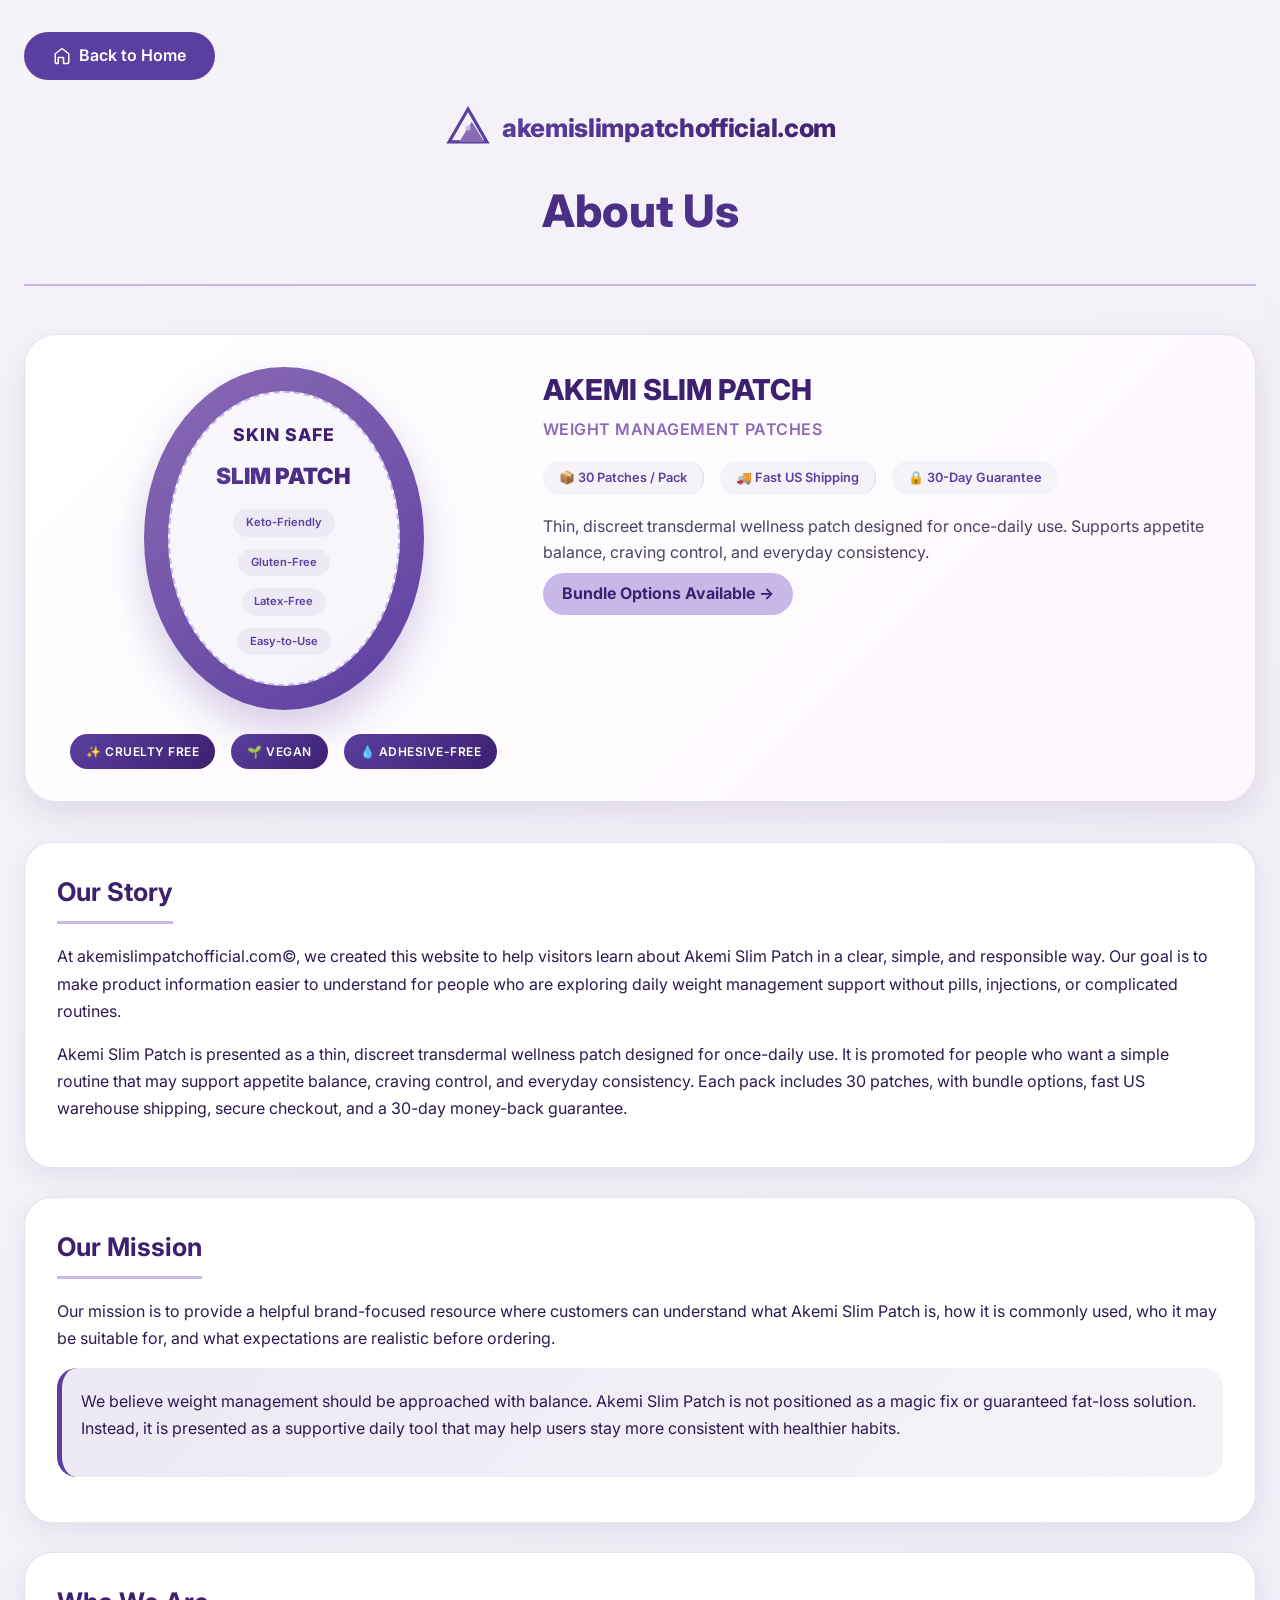
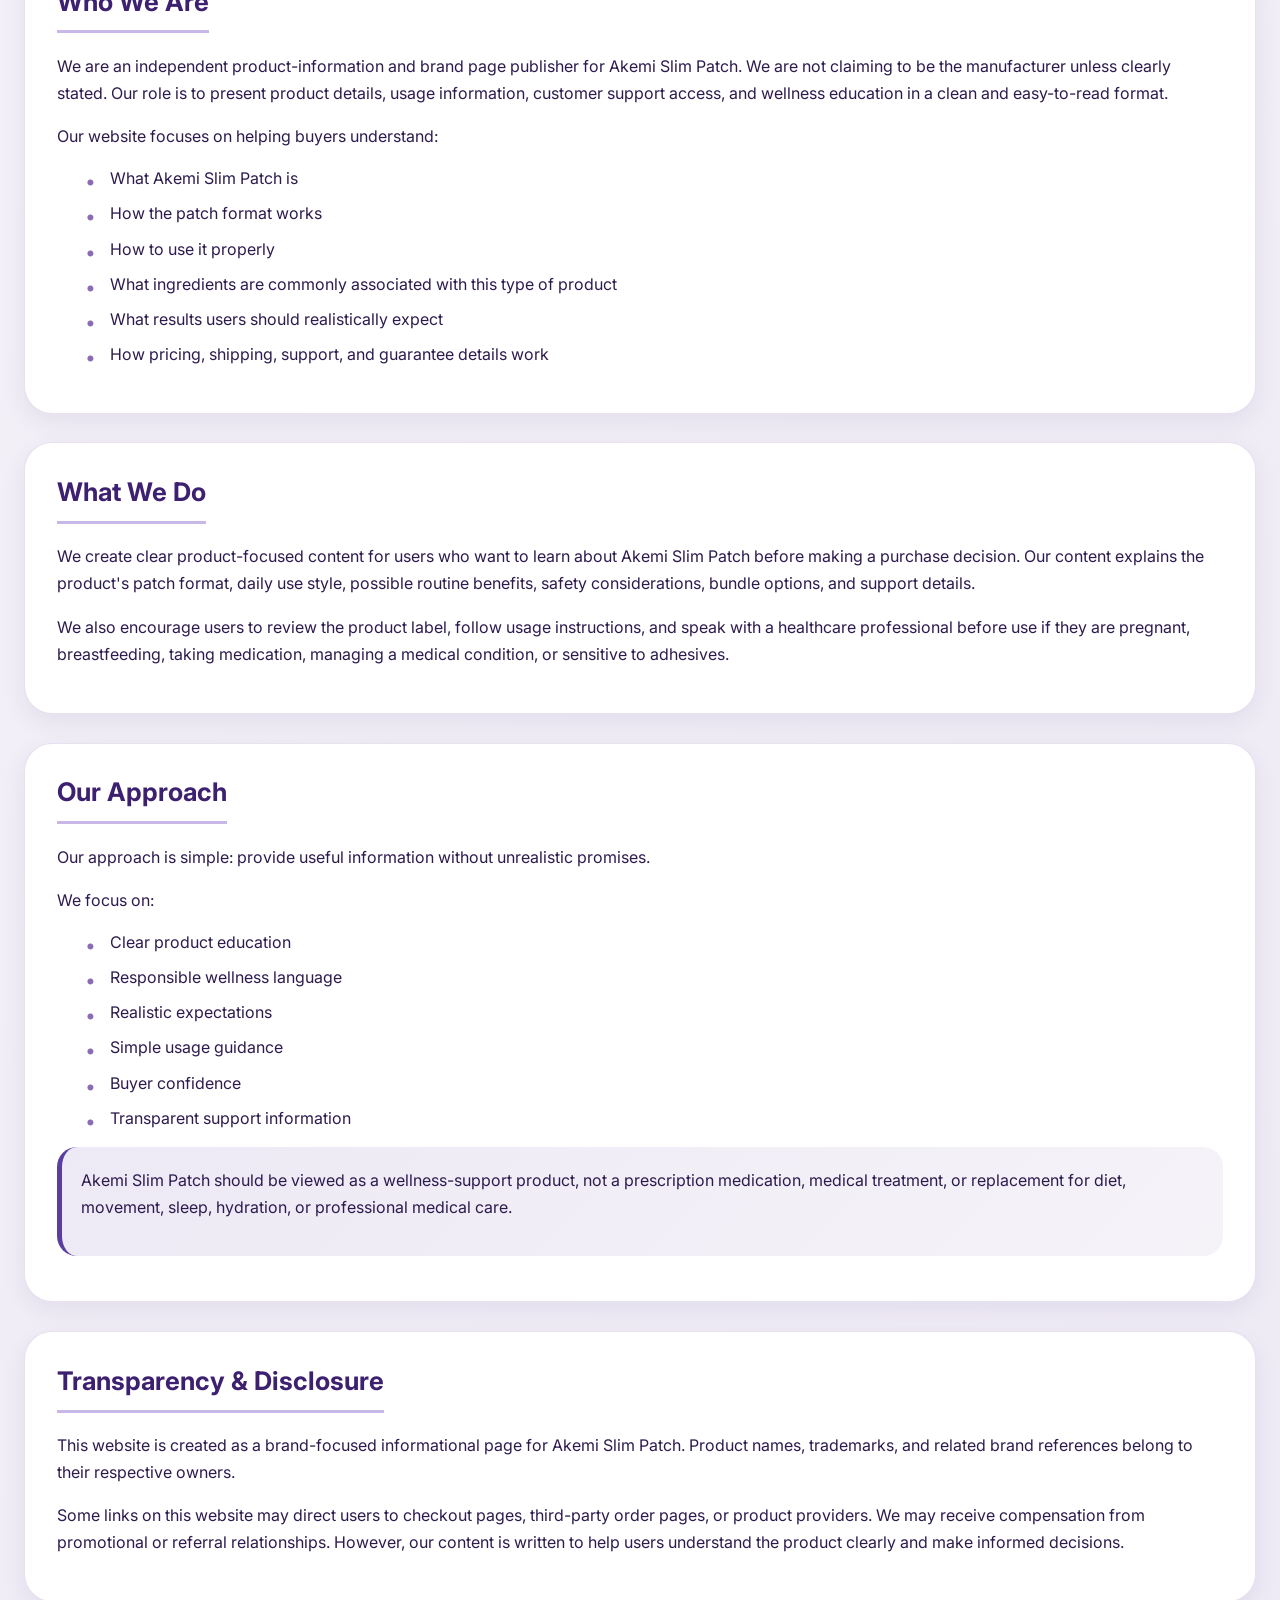
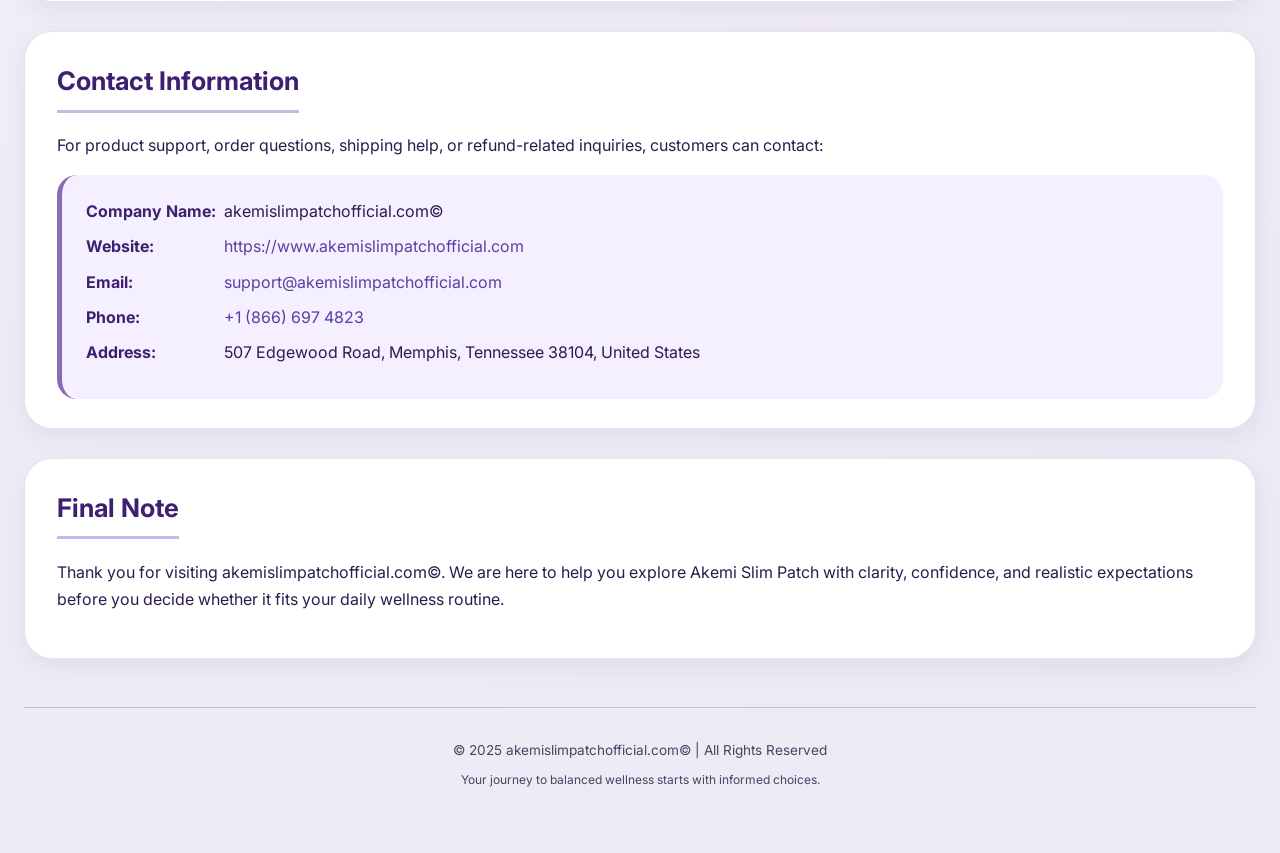
<file: about-us.html>
<!DOCTYPE html>
<html lang="en">
<head>
    <meta charset="UTF-8">
    <meta name="viewport" content="width=device-width, initial-scale=1.0, user-scalable=yes">
    <title>About Us | Akemi Slim Patch - Natural Wellness Support</title>
    <link rel="stylesheet" href="style.css">
    <link href="https://fonts.googleapis.com/css2?family=Inter:opsz,wght@14..32,300;14..32,400;14..32,500;14..32,600;14..32,700;14..32,800&display=swap" rel="stylesheet">
</head>
<body>

<div class="about-container">
    <a href="index.html" class="back-home">
        <svg width="18" height="18" viewBox="0 0 24 24" fill="none" stroke="currentColor" stroke-width="2" stroke-linecap="round" stroke-linejoin="round">
            <path d="M3 9l9-7 9 7v11a2 2 0 0 1-2 2h-5v-8H7v8H5a2 2 0 0 1-2-2z"/>
        </svg>
        Back to Home
    </a>

    <div class="about-header">
        <div class="logo">
            <svg viewBox="0 0 38 38" fill="none" xmlns="http://www.w3.org/2000/svg">
                <polygon points="19,4 34,30 4,30" fill="none" stroke="#5B3FA0" stroke-width="2.5"/>
                <polygon points="12,30 22,14 32,30" fill="#8B6BB5" stroke="none"/>
                <circle cx="19" cy="19" r="2" fill="#C8B8E8"/>
            </svg>
            <span class="logo-text">akemislimpatchofficial.com</span>
        </div>
        <h1>About Us</h1>
    </div>

    <!-- PRODUCT SHOWCASE - UNIQUE SECTION -->
    <div class="product-showcase">
        <div class="product-image-area">
            <div class="product-patch-visual">
                <div class="patch-circle">
                    <div class="patch-inner">
                        <h3>SKIN SAFE</h3>
                        <div class="patch-name">SLIM PATCH</div>
                        <div class="badge-row">
                            <span class="mini-badge">Keto-Friendly</span>
                            <span class="mini-badge">Gluten-Free</span>
                            <span class="mini-badge">Latex-Free</span>
                            <span class="mini-badge">Easy-to-Use</span>
                        </div>
                    </div>
                </div>
            </div>
            <div class="product-badges">
                <span class="feature-badge">✨ CRUELTY FREE</span>
                <span class="feature-badge">🌱 VEGAN</span>
                <span class="feature-badge">💧 ADHESIVE-FREE</span>
            </div>
        </div>
        <div class="product-info-area">
            <h2>AKEMI SLIM PATCH</h2>
            <div class="product-tagline">WEIGHT MANAGEMENT PATCHES</div>
            <div class="spec-list">
                <span class="spec-item">📦 30 Patches / Pack</span>
                <span class="spec-item">🚚 Fast US Shipping</span>
                <span class="spec-item">🔒 30-Day Guarantee</span>
            </div>
            <p>Thin, discreet transdermal wellness patch designed for once-daily use. Supports appetite balance, craving control, and everyday consistency.</p>
            <div class="price-badge">Bundle Options Available →</div>
        </div>
    </div>

    <!-- About Content -->
    <div class="about-card">
        <h2>Our Story</h2>
        <p>At akemislimpatchofficial.com©, we created this website to help visitors learn about Akemi Slim Patch in a clear, simple, and responsible way. Our goal is to make product information easier to understand for people who are exploring daily weight management support without pills, injections, or complicated routines.</p>
        <p>Akemi Slim Patch is presented as a thin, discreet transdermal wellness patch designed for once-daily use. It is promoted for people who want a simple routine that may support appetite balance, craving control, and everyday consistency. Each pack includes 30 patches, with bundle options, fast US warehouse shipping, secure checkout, and a 30-day money-back guarantee.</p>
    </div>

    <div class="about-card">
        <h2>Our Mission</h2>
        <p>Our mission is to provide a helpful brand-focused resource where customers can understand what Akemi Slim Patch is, how it is commonly used, who it may be suitable for, and what expectations are realistic before ordering.</p>
        <div class="highlight-box">
            <p>We believe weight management should be approached with balance. Akemi Slim Patch is not positioned as a magic fix or guaranteed fat-loss solution. Instead, it is presented as a supportive daily tool that may help users stay more consistent with healthier habits.</p>
        </div>
    </div>

    <div class="about-card">
        <h2>Who We Are</h2>
        <p>We are an independent product-information and brand page publisher for Akemi Slim Patch. We are not claiming to be the manufacturer unless clearly stated. Our role is to present product details, usage information, customer support access, and wellness education in a clean and easy-to-read format.</p>
        <p>Our website focuses on helping buyers understand:</p>
        <ul class="info-list">
            <li>What Akemi Slim Patch is</li>
            <li>How the patch format works</li>
            <li>How to use it properly</li>
            <li>What ingredients are commonly associated with this type of product</li>
            <li>What results users should realistically expect</li>
            <li>How pricing, shipping, support, and guarantee details work</li>
        </ul>
    </div>

    <div class="about-card">
        <h2>What We Do</h2>
        <p>We create clear product-focused content for users who want to learn about Akemi Slim Patch before making a purchase decision. Our content explains the product's patch format, daily use style, possible routine benefits, safety considerations, bundle options, and support details.</p>
        <p>We also encourage users to review the product label, follow usage instructions, and speak with a healthcare professional before use if they are pregnant, breastfeeding, taking medication, managing a medical condition, or sensitive to adhesives.</p>
    </div>

    <div class="about-card">
        <h2>Our Approach</h2>
        <p>Our approach is simple: provide useful information without unrealistic promises.</p>
        <p>We focus on:</p>
        <ul class="info-list">
            <li>Clear product education</li>
            <li>Responsible wellness language</li>
            <li>Realistic expectations</li>
            <li>Simple usage guidance</li>
            <li>Buyer confidence</li>
            <li>Transparent support information</li>
        </ul>
        <div class="highlight-box">
            <p>Akemi Slim Patch should be viewed as a wellness-support product, not a prescription medication, medical treatment, or replacement for diet, movement, sleep, hydration, or professional medical care.</p>
        </div>
    </div>

    <div class="about-card">
        <h2>Transparency & Disclosure</h2>
        <p>This website is created as a brand-focused informational page for Akemi Slim Patch. Product names, trademarks, and related brand references belong to their respective owners.</p>
        <p>Some links on this website may direct users to checkout pages, third-party order pages, or product providers. We may receive compensation from promotional or referral relationships. However, our content is written to help users understand the product clearly and make informed decisions.</p>
    </div>

    <div class="about-card">
        <h2>Contact Information</h2>
        <p>For product support, order questions, shipping help, or refund-related inquiries, customers can contact:</p>
        <div class="contact-info-box">
            <div class="contact-detail-row">
                <span class="contact-label">Company Name:</span>
                <span class="contact-value">akemislimpatchofficial.com©</span>
            </div>
            <div class="contact-detail-row">
                <span class="contact-label">Website:</span>
                <span class="contact-value"><a href="#">https://www.akemislimpatchofficial.com</a></span>
            </div>
            <div class="contact-detail-row">
                <span class="contact-label">Email:</span>
                <span class="contact-value"><a href="mailto:support@akemislimpatchofficial.com">support@akemislimpatchofficial.com</a></span>
            </div>
            <div class="contact-detail-row">
                <span class="contact-label">Phone:</span>
                <span class="contact-value"><a href="tel:+18666974823">+1 (866) 697 4823</a></span>
            </div>
            <div class="contact-detail-row">
                <span class="contact-label">Address:</span>
                <span class="contact-value">507 Edgewood Road, Memphis, Tennessee 38104, United States</span>
            </div>
        </div>
    </div>

    <div class="about-card">
        <h2>Final Note</h2>
        <p>Thank you for visiting akemislimpatchofficial.com©. We are here to help you explore Akemi Slim Patch with clarity, confidence, and realistic expectations before you decide whether it fits your daily wellness routine.</p>
    </div>

    <div class="about-footer">
        <p>&copy; 2025 akemislimpatchofficial.com© | All Rights Reserved</p>
        <p style="margin-top: 0.5rem; font-size: 0.75rem;">Your journey to balanced wellness starts with informed choices.</p>
    </div>
</div>

</body>
</html>
</file>
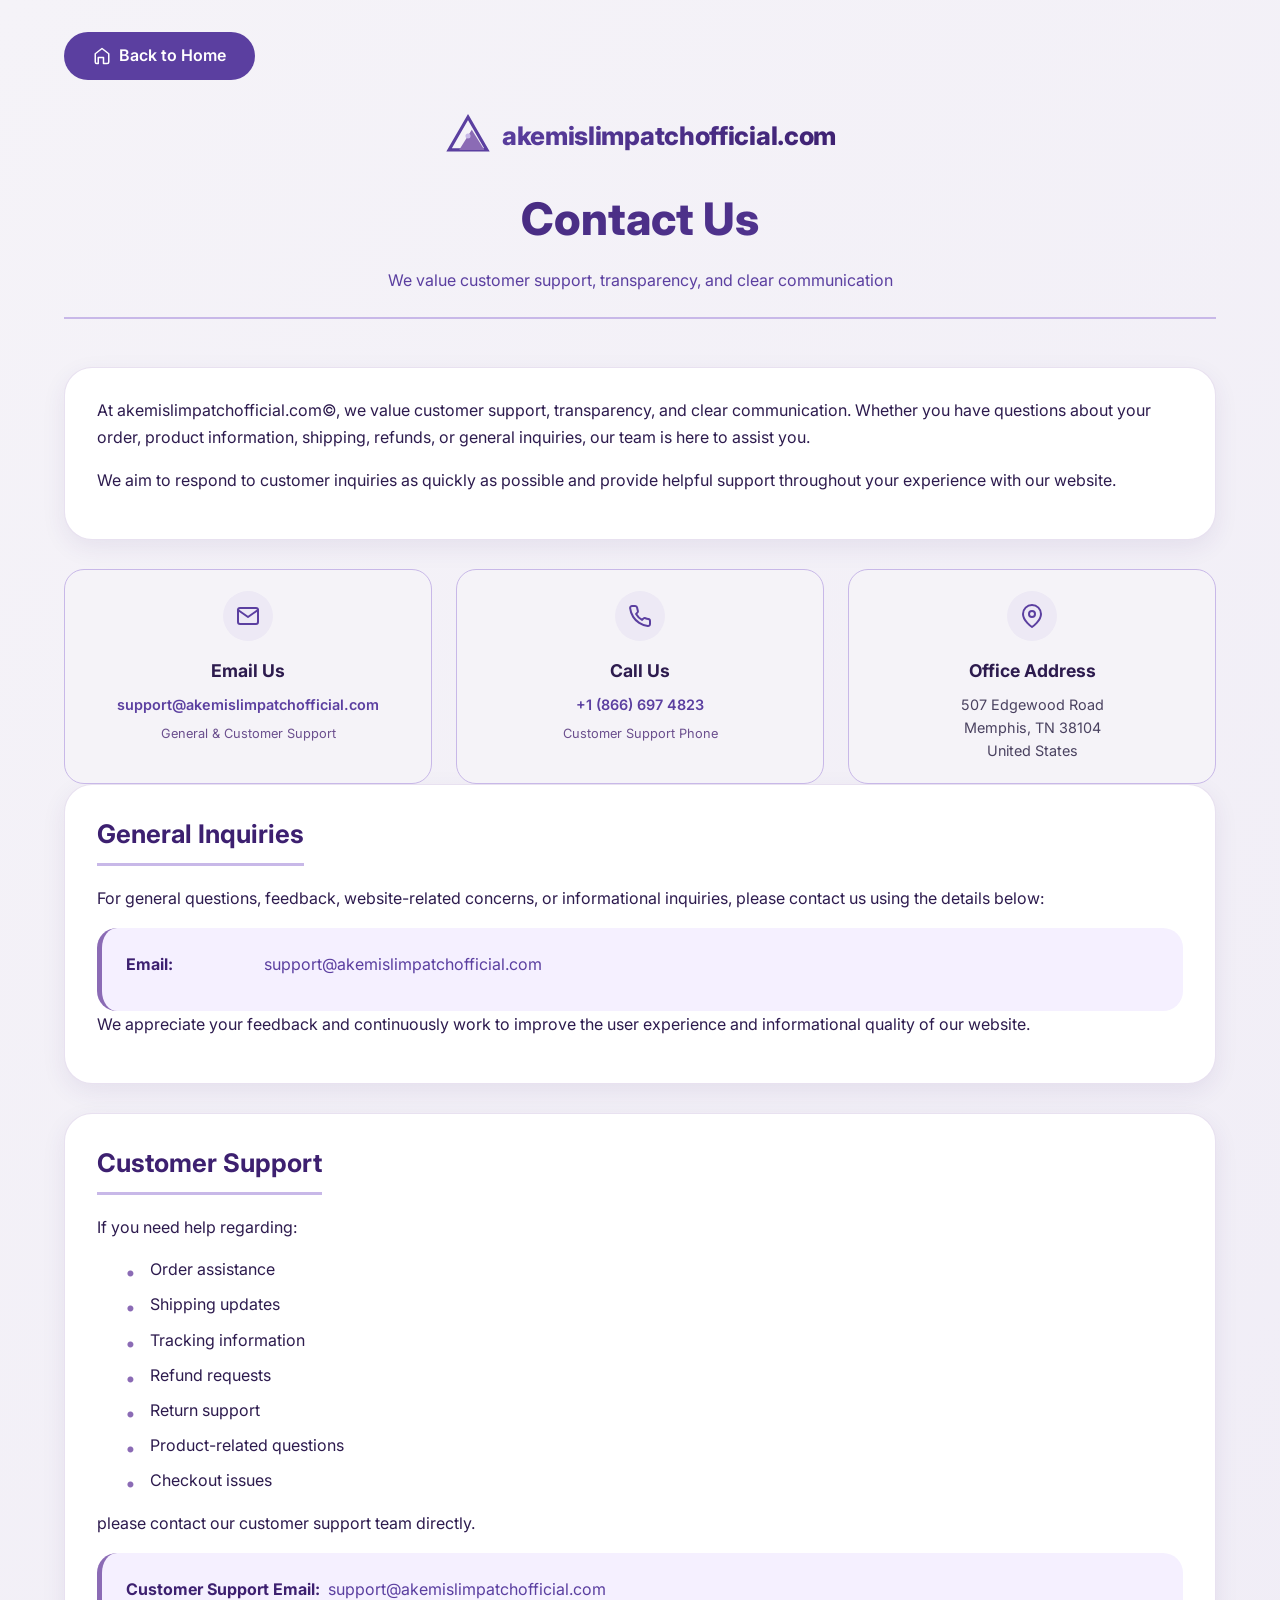
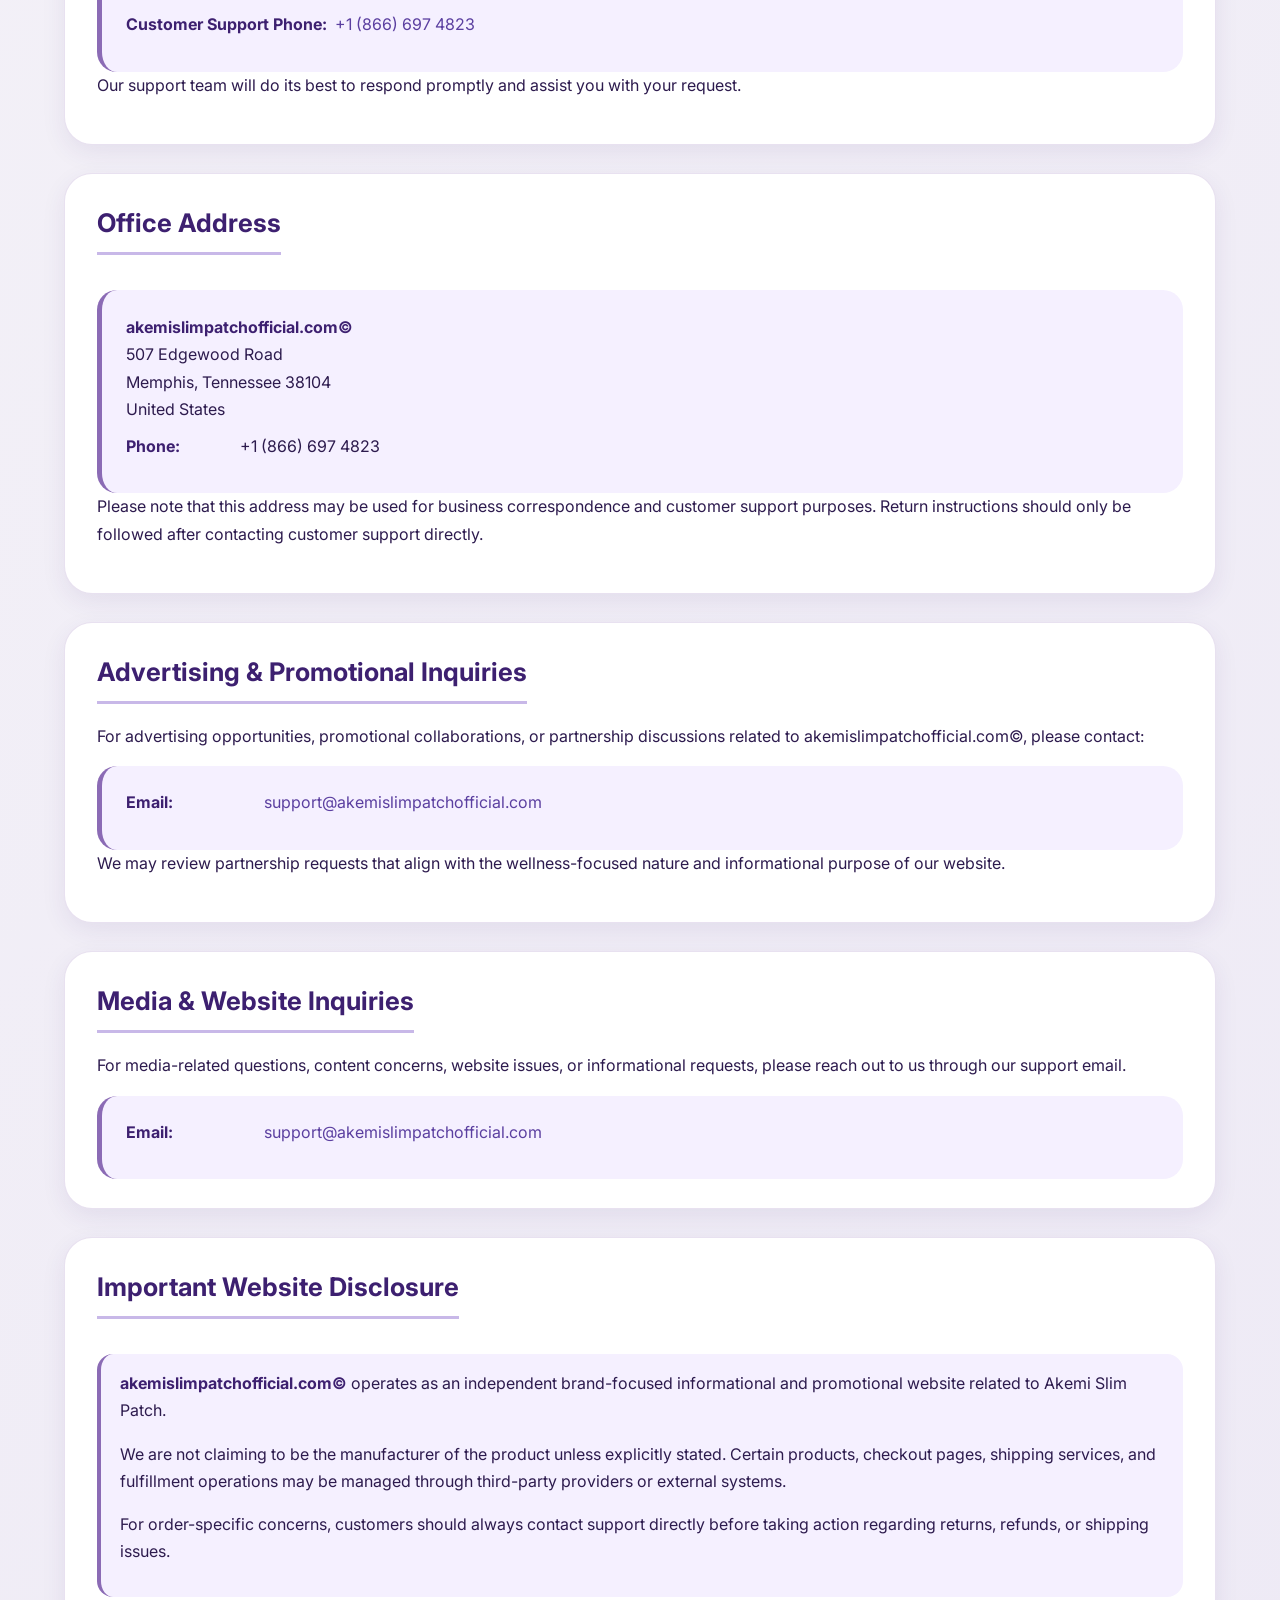
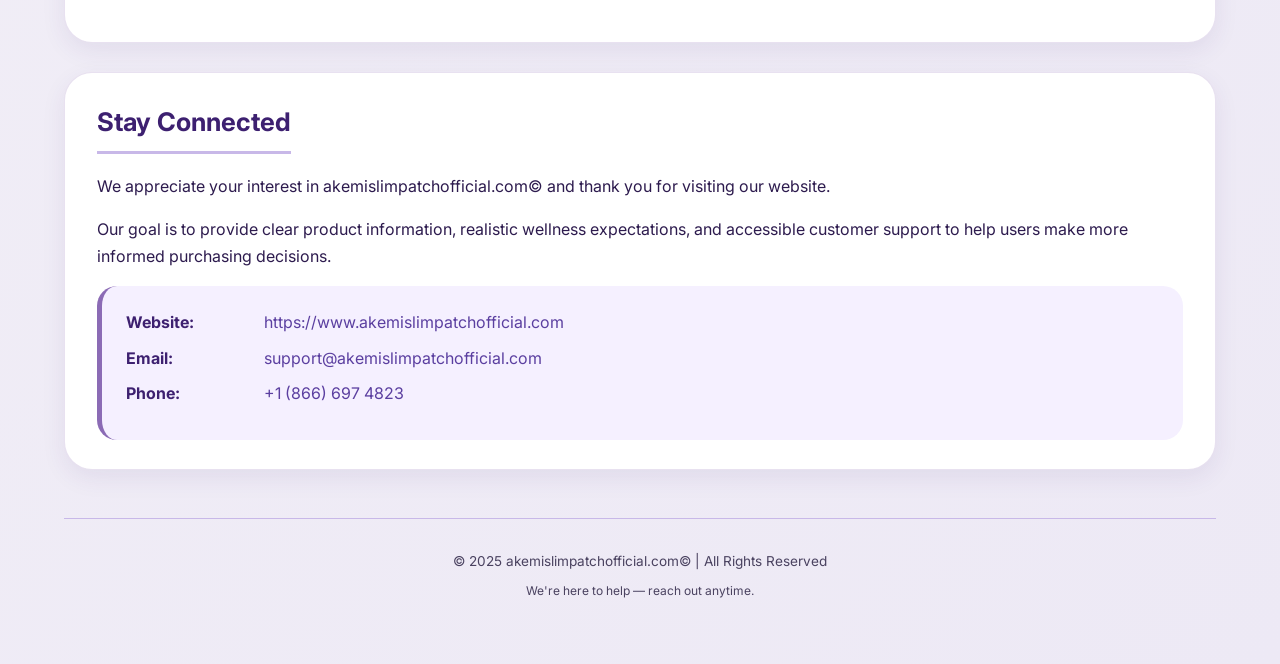
<file: contact-us.html>
<!DOCTYPE html>
<html lang="en">
<head>
    <meta charset="UTF-8">
    <meta name="viewport" content="width=device-width, initial-scale=1.0, user-scalable=yes">
    <title>Contact Us | akemislimpatchofficial.com</title>
    <link rel="stylesheet" href="style.css">
    <link href="https://fonts.googleapis.com/css2?family=Inter:opsz,wght@14..32,300;14..32,400;14..32,500;14..32,600;14..32,700;14..32,800&display=swap" rel="stylesheet">
</head>
<body>

<div class="contact-container">
    <!-- Back to Home Link -->
    <div style="margin-bottom: 0.5rem;">
        <a href="index.html" class="back-home">
            <svg width="18" height="18" viewBox="0 0 24 24" fill="none" stroke="currentColor" stroke-width="2" stroke-linecap="round" stroke-linejoin="round">
                <path d="M3 9l9-7 9 7v11a2 2 0 0 1-2 2h-5v-8H7v8H5a2 2 0 0 1-2-2z"/>
            </svg>
            Back to Home
        </a>
    </div>

    <!-- Header -->
    <div class="contact-header">
        <div class="logo">
            <svg viewBox="0 0 38 38" fill="none" xmlns="http://www.w3.org/2000/svg">
                <polygon points="19,4 34,30 4,30" fill="none" stroke="#5B3FA0" stroke-width="2.5"/>
                <polygon points="12,30 22,14 32,30" fill="#8B6BB5" stroke="none"/>
                <circle cx="19" cy="19" r="2" fill="#C8B8E8"/>
            </svg>
            <span class="logo-text">akemislimpatchofficial.com</span>
        </div>
        <h1>Contact Us</h1>
        <p class="tagline">We value customer support, transparency, and clear communication</p>
    </div>

    <!-- Introduction -->
    <div class="contact-card">
        <p>At akemislimpatchofficial.com©, we value customer support, transparency, and clear communication. Whether you have questions about your order, product information, shipping, refunds, or general inquiries, our team is here to assist you.</p>
        <p>We aim to respond to customer inquiries as quickly as possible and provide helpful support throughout your experience with our website.</p>
    </div>

    <!-- Quick Contact Methods Grid -->
    <div class="contact-grid">
        <div class="contact-method">
            <div class="method-icon">
                <svg width="24" height="24" viewBox="0 0 24 24" fill="none" stroke="currentColor" stroke-width="2" stroke-linecap="round" stroke-linejoin="round">
                    <path d="M4 4h16c1.1 0 2 .9 2 2v12c0 1.1-.9 2-2 2H4c-1.1 0-2-.9-2-2V6c0-1.1.9-2 2-2z"/>
                    <polyline points="22,6 12,13 2,6"/>
                </svg>
            </div>
            <h3>Email Us</h3>
            <p><a href="mailto:support@akemislimpatchofficial.com">support@akemislimpatchofficial.com</a></p>
            <p style="font-size: 0.8rem; color: #6B4F8E; margin-top: 0.5rem;">General & Customer Support</p>
        </div>
        <div class="contact-method">
            <div class="method-icon">
                <svg width="24" height="24" viewBox="0 0 24 24" fill="none" stroke="currentColor" stroke-width="2" stroke-linecap="round" stroke-linejoin="round">
                    <path d="M22 16.92v3a2 2 0 0 1-2.18 2 19.79 19.79 0 0 1-8.63-3.07 19.5 19.5 0 0 1-6-6 19.79 19.79 0 0 1-3.07-8.67A2 2 0 0 1 4.11 2h3a2 2 0 0 1 2 1.72c.127.96.362 1.903.7 2.81a2 2 0 0 1-.45 2.11L8.09 9.91a16 16 0 0 0 6 6l1.27-1.27a2 2 0 0 1 2.11-.45c.907.338 1.85.573 2.81.7A2 2 0 0 1 22 16.92z"/>
                </svg>
            </div>
            <h3>Call Us</h3>
            <p><a href="tel:+18666974823">+1 (866) 697 4823</a></p>
            <p style="font-size: 0.8rem; color: #6B4F8E; margin-top: 0.5rem;">Customer Support Phone</p>
        </div>
        <div class="contact-method">
            <div class="method-icon">
                <svg width="24" height="24" viewBox="0 0 24 24" fill="none" stroke="currentColor" stroke-width="2" stroke-linecap="round" stroke-linejoin="round">
                    <path d="M21 10c0 7-9 13-9 13s-9-6-9-13a9 9 0 0 1 18 0z"/>
                    <circle cx="12" cy="10" r="3"/>
                </svg>
            </div>
            <h3>Office Address</h3>
            <p>507 Edgewood Road<br>Memphis, TN 38104<br>United States</p>
        </div>
    </div>

    <!-- General Inquiries -->
    <div class="contact-card">
        <h2>General Inquiries</h2>
        <p>For general questions, feedback, website-related concerns, or informational inquiries, please contact us using the details below:</p>
        <div class="contact-info-box">
            <div class="contact-detail-row">
                <span class="contact-label">Email:</span>
                <span class="contact-value"><a href="mailto:support@akemislimpatchofficial.com">support@akemislimpatchofficial.com</a></span>
            </div>
        </div>
        <p>We appreciate your feedback and continuously work to improve the user experience and informational quality of our website.</p>
    </div>

    <!-- Customer Support -->
    <div class="contact-card">
        <h2>Customer Support</h2>
        <p>If you need help regarding:</p>
        <ul class="info-list">
            <li>Order assistance</li>
            <li>Shipping updates</li>
            <li>Tracking information</li>
            <li>Refund requests</li>
            <li>Return support</li>
            <li>Product-related questions</li>
            <li>Checkout issues</li>
        </ul>
        <p>please contact our customer support team directly.</p>
        <div class="contact-info-box">
            <div class="contact-detail-row">
                <span class="contact-label">Customer Support Email:</span>
                <span class="contact-value"><a href="mailto:support@akemislimpatchofficial.com">support@akemislimpatchofficial.com</a></span>
            </div>
            <div class="contact-detail-row">
                <span class="contact-label">Customer Support Phone:</span>
                <span class="contact-value"><a href="tel:+18666974823">+1 (866) 697 4823</a></span>
            </div>
        </div>
        <p>Our support team will do its best to respond promptly and assist you with your request.</p>
    </div>

    <!-- Office Address -->
    <div class="contact-card">
        <h2>Office Address</h2>
        <div class="contact-info-box">
            <p><strong>akemislimpatchofficial.com©</strong><br>
            507 Edgewood Road<br>
            Memphis, Tennessee 38104<br>
            United States</p>
            <p><strong>Phone:</strong> <a href="tel:+18666974823">+1 (866) 697 4823</a></p>
        </div>
        <p>Please note that this address may be used for business correspondence and customer support purposes. Return instructions should only be followed after contacting customer support directly.</p>
    </div>

    <!-- Advertising & Promotional Inquiries -->
    <div class="contact-card">
        <h2>Advertising & Promotional Inquiries</h2>
        <p>For advertising opportunities, promotional collaborations, or partnership discussions related to akemislimpatchofficial.com©, please contact:</p>
        <div class="contact-info-box">
            <div class="contact-detail-row">
                <span class="contact-label">Email:</span>
                <span class="contact-value"><a href="mailto:support@akemislimpatchofficial.com">support@akemislimpatchofficial.com</a></span>
            </div>
        </div>
        <p>We may review partnership requests that align with the wellness-focused nature and informational purpose of our website.</p>
    </div>

    <!-- Media & Website Inquiries -->
    <div class="contact-card">
        <h2>Media & Website Inquiries</h2>
        <p>For media-related questions, content concerns, website issues, or informational requests, please reach out to us through our support email.</p>
        <div class="contact-info-box">
            <div class="contact-detail-row">
                <span class="contact-label">Email:</span>
                <span class="contact-value"><a href="mailto:support@akemislimpatchofficial.com">support@akemislimpatchofficial.com</a></span>
            </div>
        </div>
    </div>

    <!-- Important Website Disclosure -->
    <div class="contact-card">
        <h2>Important Website Disclosure</h2>
        <div class="disclaimer-box">
            <p><strong>akemislimpatchofficial.com©</strong> operates as an independent brand-focused informational and promotional website related to Akemi Slim Patch.</p>
            <p>We are not claiming to be the manufacturer of the product unless explicitly stated. Certain products, checkout pages, shipping services, and fulfillment operations may be managed through third-party providers or external systems.</p>
            <p>For order-specific concerns, customers should always contact support directly before taking action regarding returns, refunds, or shipping issues.</p>
        </div>
    </div>

    <!-- Stay Connected -->
    <div class="contact-card">
        <h2>Stay Connected</h2>
        <p>We appreciate your interest in akemislimpatchofficial.com© and thank you for visiting our website.</p>
        <p>Our goal is to provide clear product information, realistic wellness expectations, and accessible customer support to help users make more informed purchasing decisions.</p>
        <div class="contact-info-box">
            <div class="contact-detail-row">
                <span class="contact-label">Website:</span>
                <span class="contact-value"><a href="#">https://www.akemislimpatchofficial.com</a></span>
            </div>
            <div class="contact-detail-row">
                <span class="contact-label">Email:</span>
                <span class="contact-value"><a href="mailto:support@akemislimpatchofficial.com">support@akemislimpatchofficial.com</a></span>
            </div>
            <div class="contact-detail-row">
                <span class="contact-label">Phone:</span>
                <span class="contact-value"><a href="tel:+18666974823">+1 (866) 697 4823</a></span>
            </div>
        </div>
    </div>

    <!-- Footer -->
    <div class="contact-footer">
        <p>&copy; 2025 akemislimpatchofficial.com© | All Rights Reserved</p>
        <p style="margin-top: 0.5rem; font-size: 0.75rem;">We're here to help — reach out anytime.</p>
    </div>
</div>

</body>
</html>
</file>
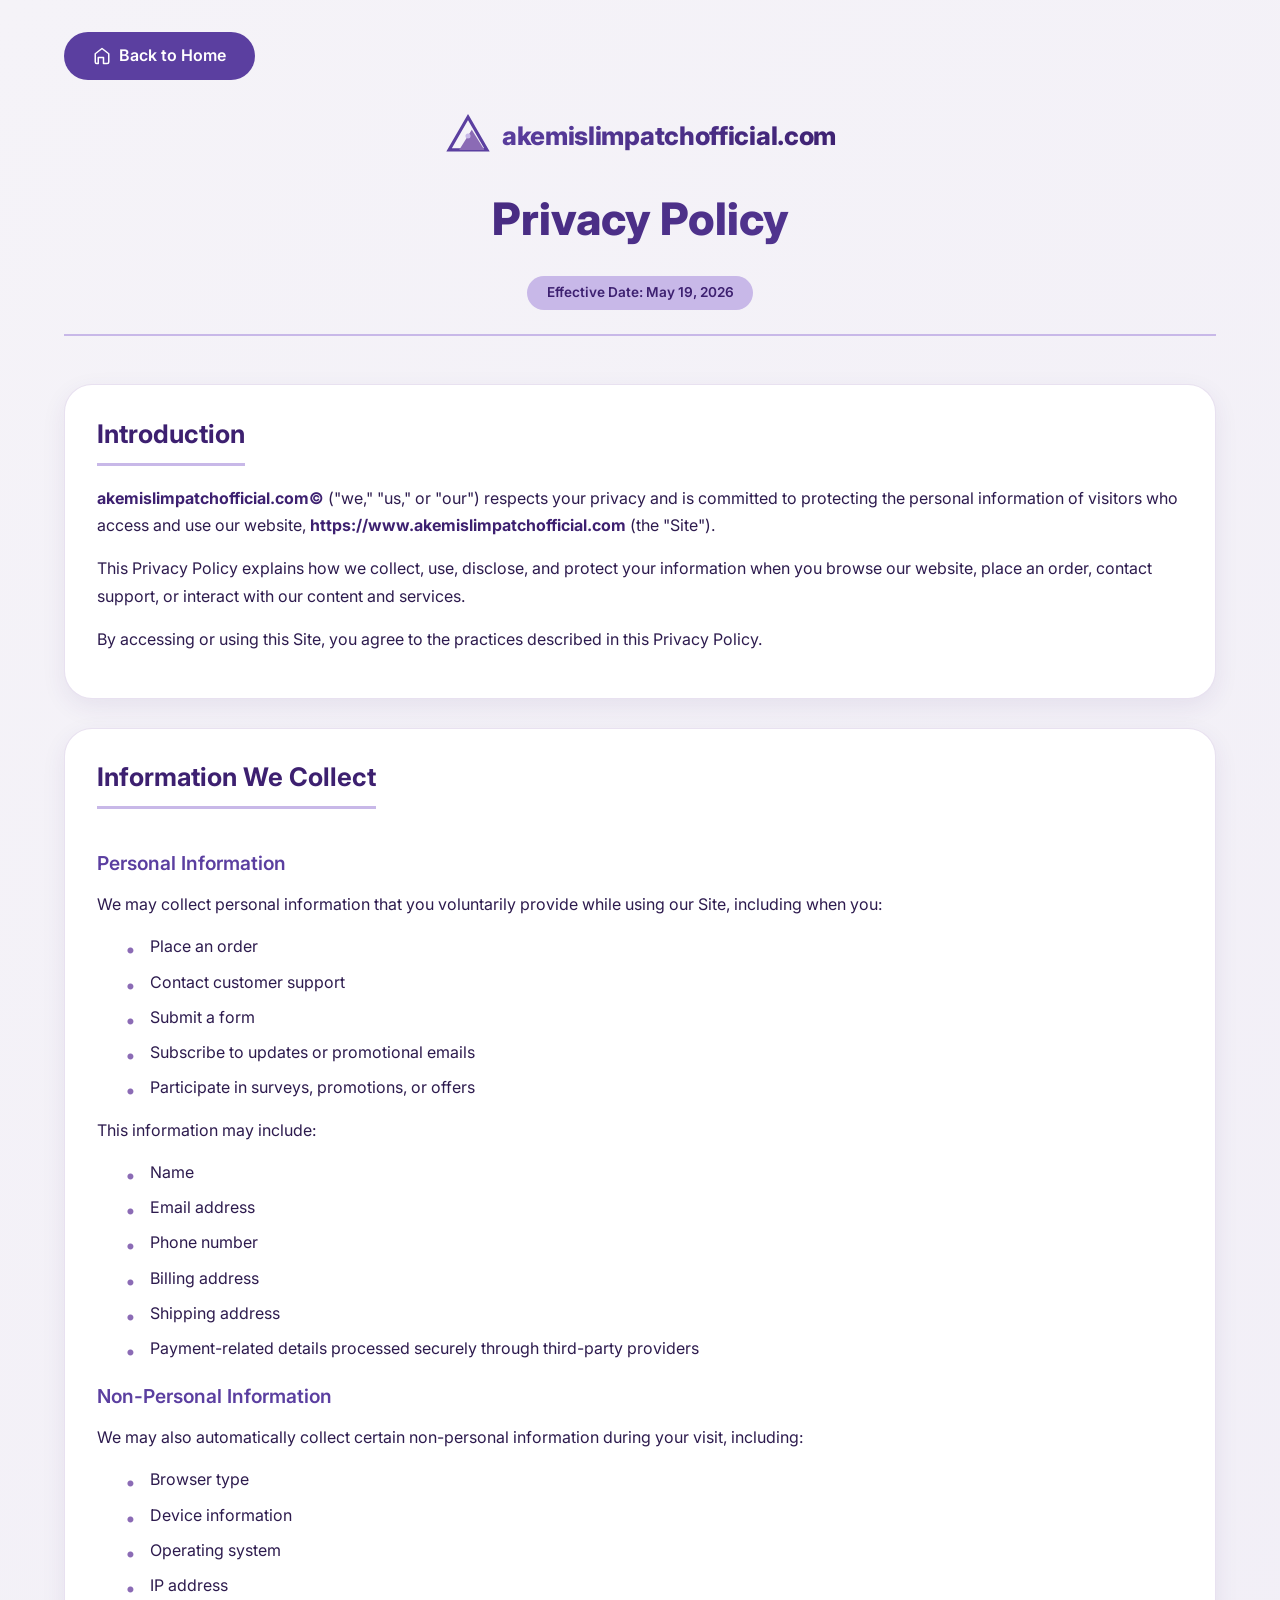
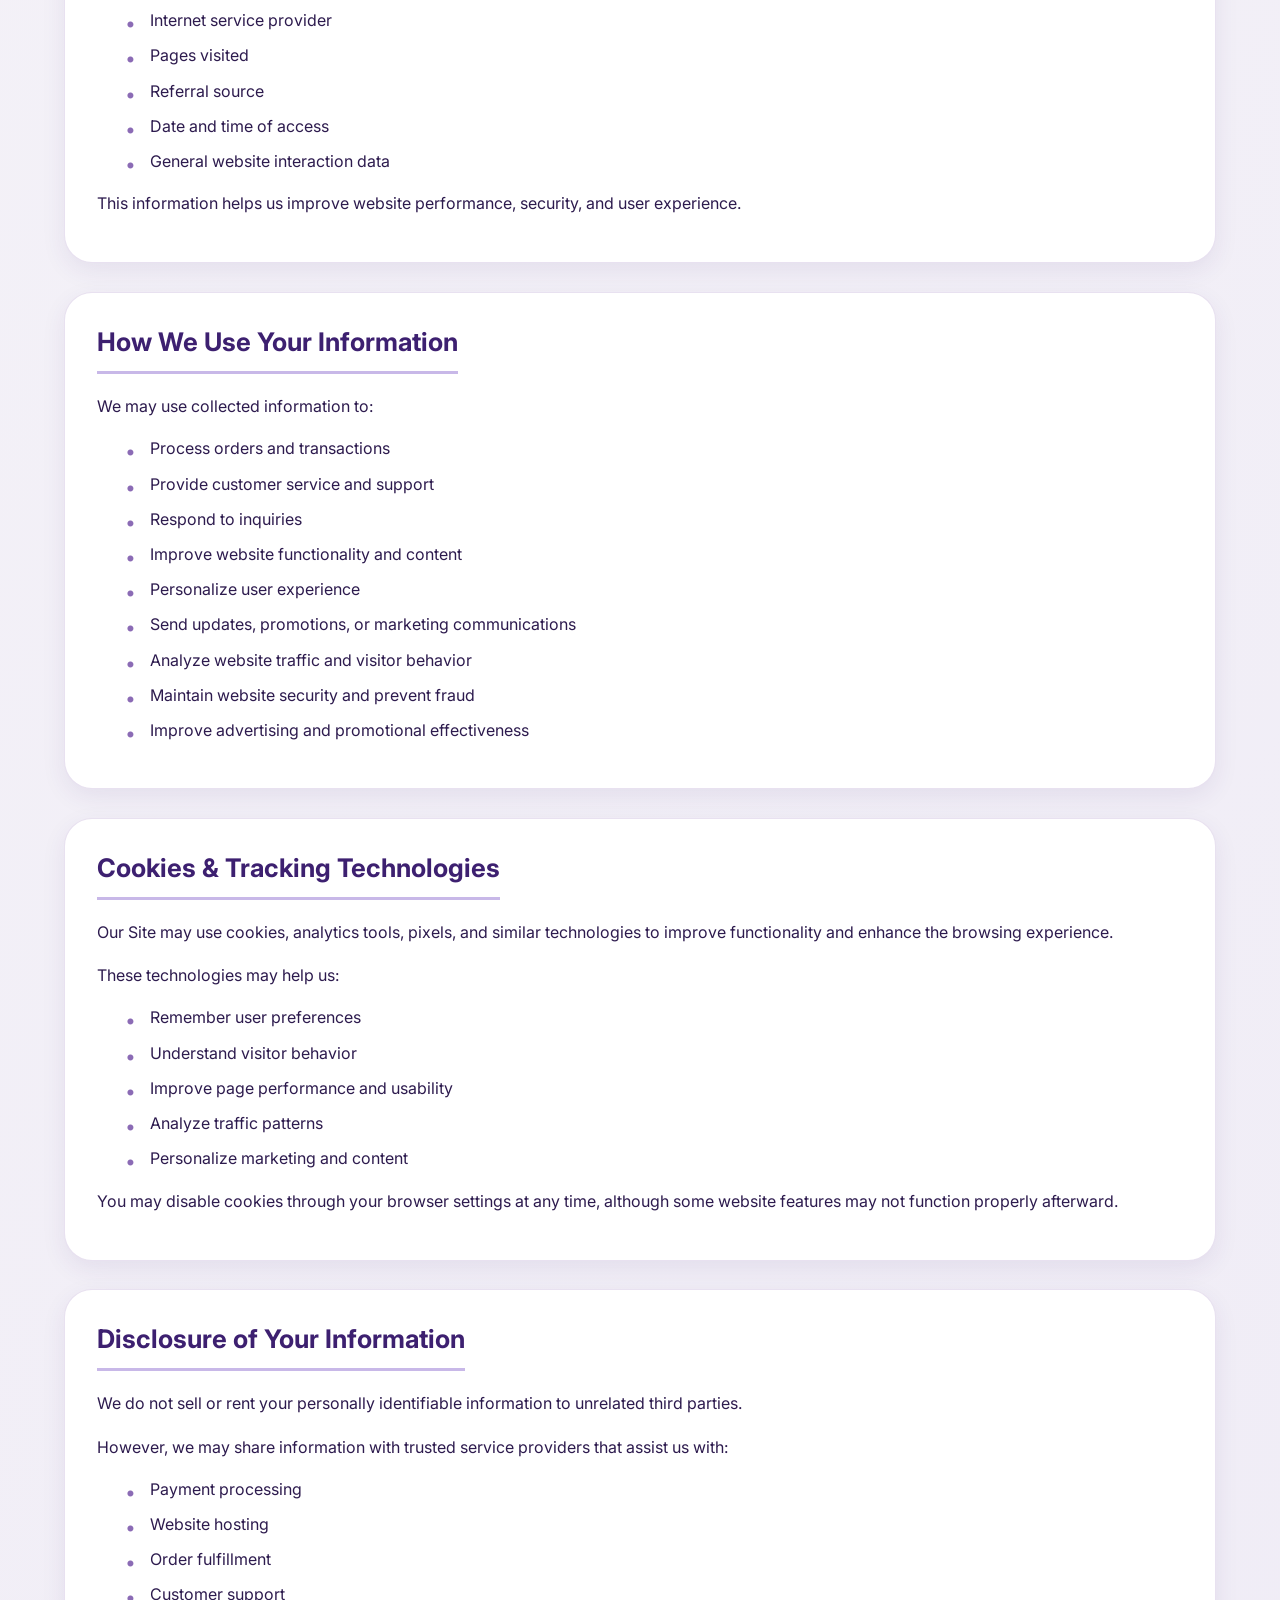
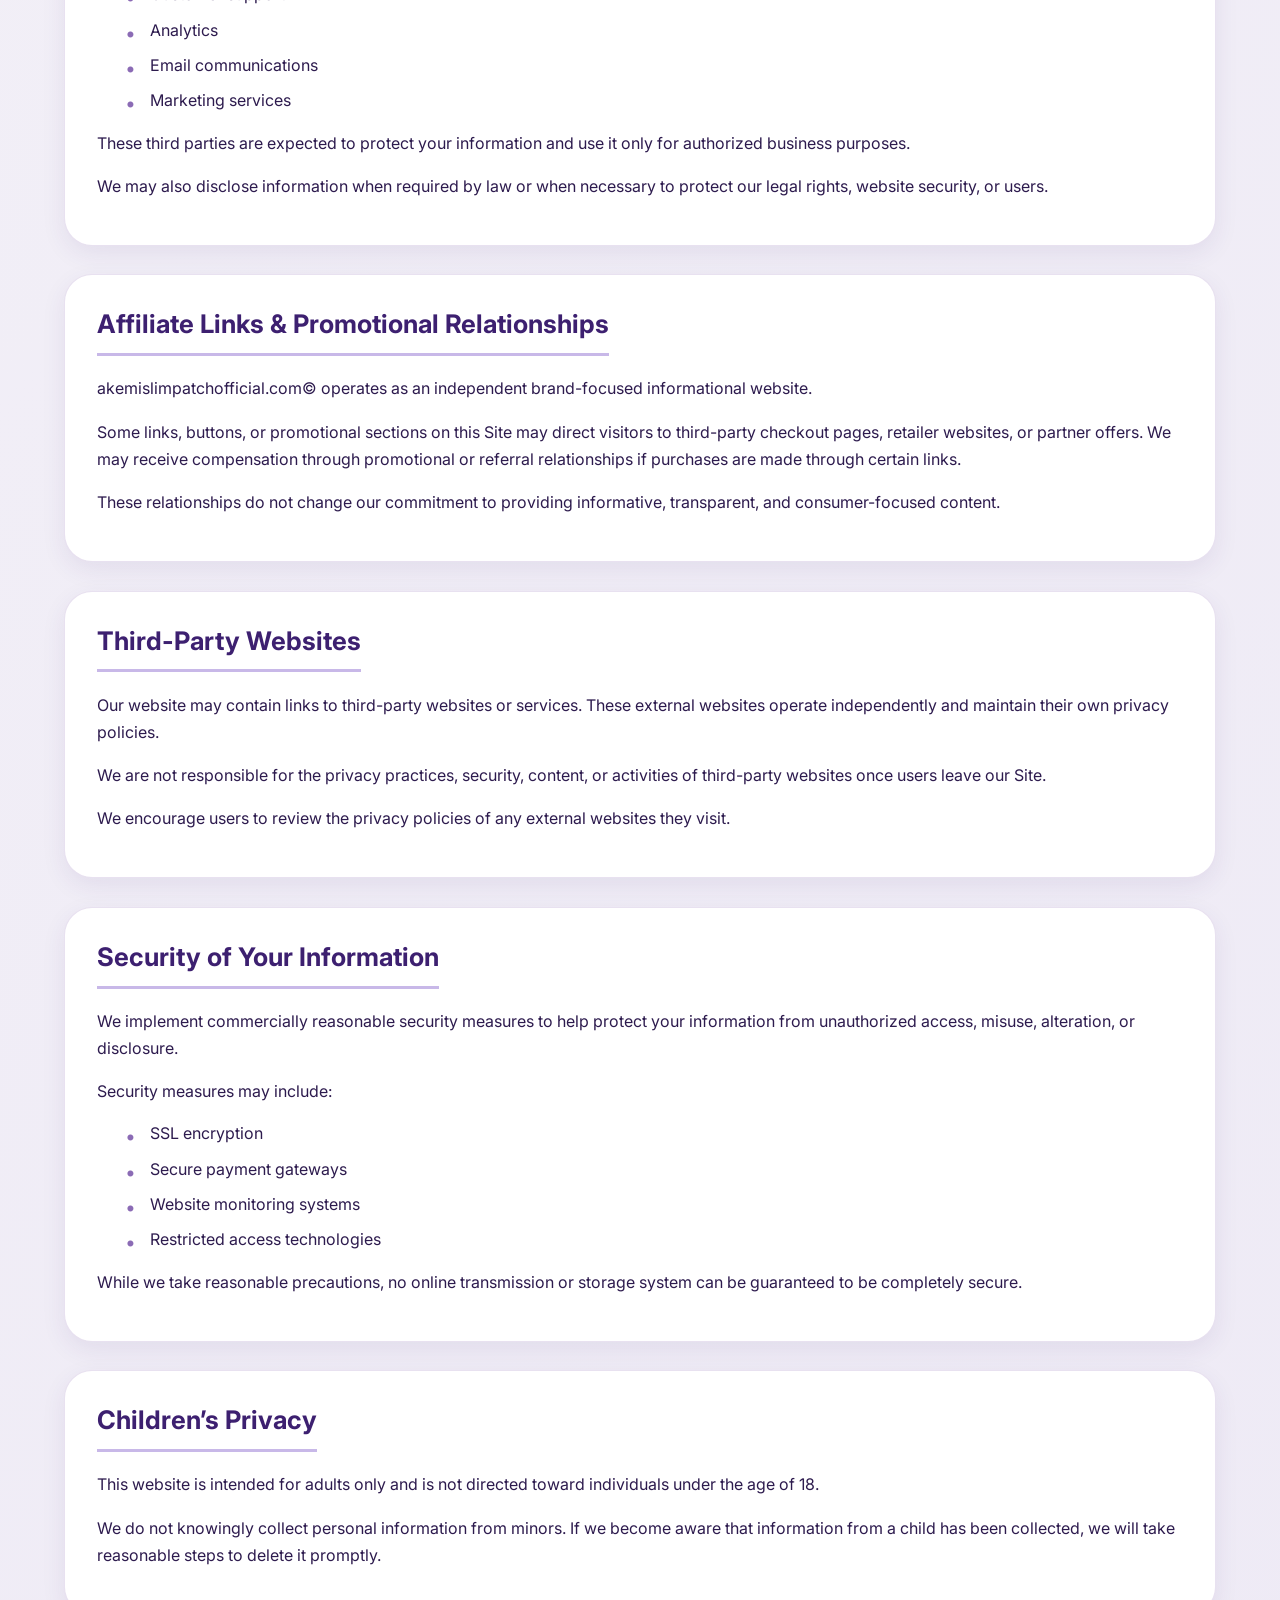
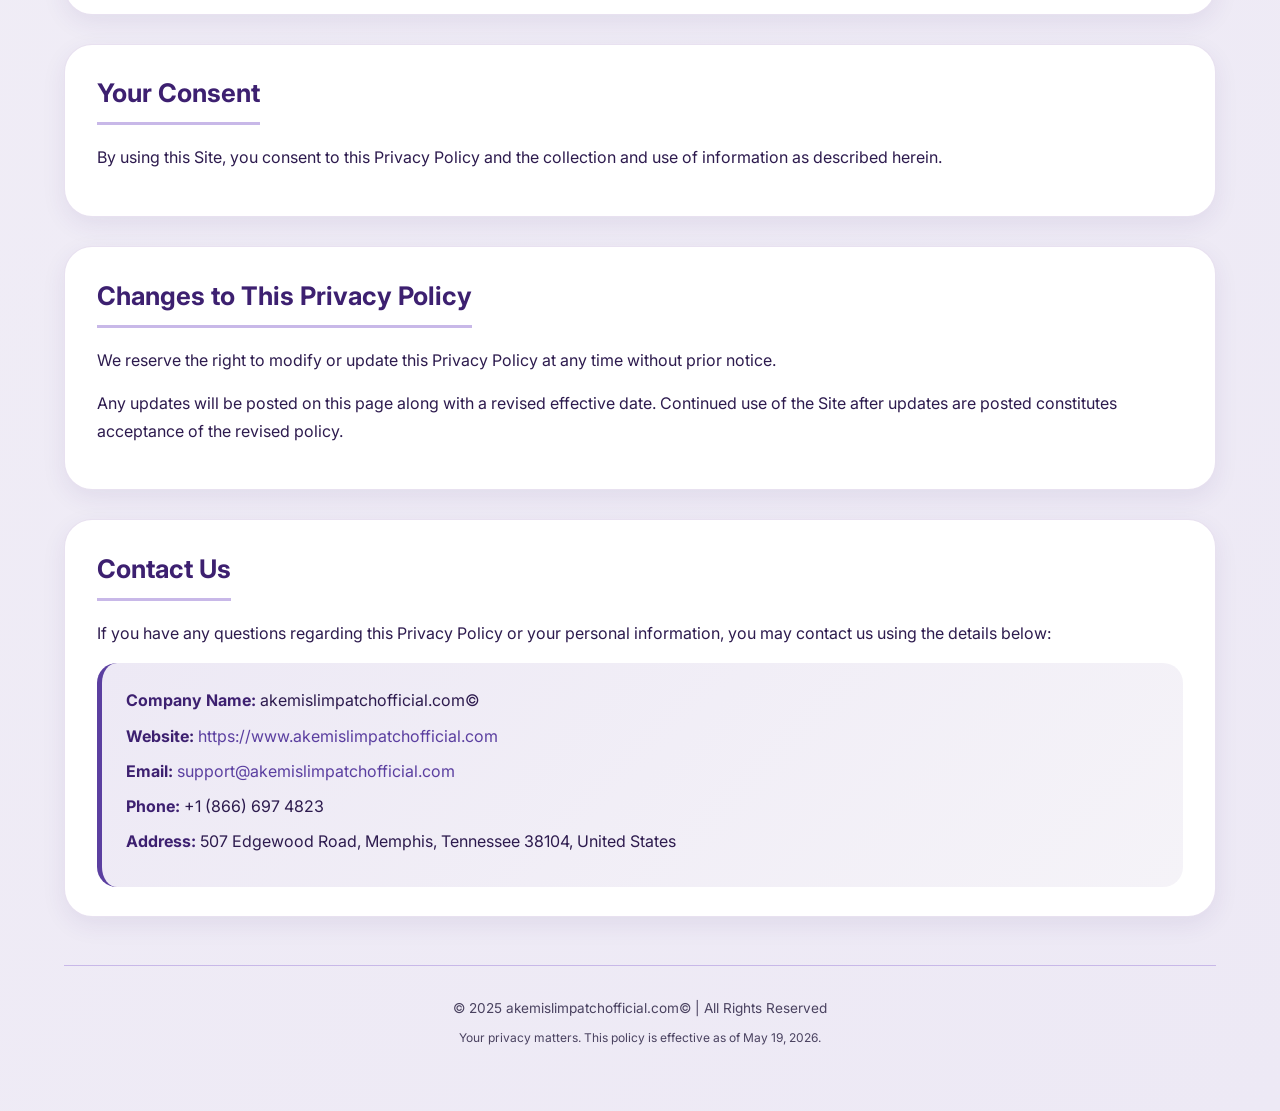
<file: privacy-policy.html>
<!DOCTYPE html>
<html lang="en">
<head>
    <meta charset="UTF-8">
    <meta name="viewport" content="width=device-width, initial-scale=1.0, user-scalable=yes">
    <title>Privacy Policy | akemislimpatchofficial.com</title>
    <link href="https://fonts.googleapis.com/css2?family=Inter:opsz,wght@14..32,300;14..32,400;14..32,500;14..32,600;14..32,700;14..32,800&display=swap" rel="stylesheet">
    <link rel="stylesheet" href="style.css" />
</head>
<body>
<div class="privacy-container">
    <!-- Back to Home Link -->
    <div style="margin-bottom: 0.5rem;">
        <a href="index.html" class="back-home">
            <svg width="18" height="18" viewBox="0 0 24 24" fill="none" stroke="currentColor" stroke-width="2" stroke-linecap="round" stroke-linejoin="round">
                <path d="M3 9l9-7 9 7v11a2 2 0 0 1-2 2h-5v-8H7v8H5a2 2 0 0 1-2-2z"/>
            </svg>
            Back to Home
        </a>
    </div>

    <!-- Header -->
    <div class="privacy-header">
        <div class="logo">
            <svg viewBox="0 0 38 38" fill="none" xmlns="http://www.w3.org/2000/svg">
                <polygon points="19,4 34,30 4,30" fill="none" stroke="#5B3FA0" stroke-width="2.5"/>
                <polygon points="12,30 22,14 32,30" fill="#8B6BB5" stroke="none"/>
                <circle cx="19" cy="19" r="2" fill="#C8B8E8"/>
            </svg>
            <span class="logo-text">akemislimpatchofficial.com</span>
        </div>
        <h1>Privacy Policy</h1>
        <div class="effective-date">Effective Date: May 19, 2026</div>
    </div>

    <!-- Introduction -->
    <div class="privacy-card">
        <h2>Introduction</h2>
        <p><strong>akemislimpatchofficial.com©</strong> ("we," "us," or "our") respects your privacy and is committed to protecting the personal information of visitors who access and use our website, <strong>https://www.akemislimpatchofficial.com</strong> (the "Site").</p>
        <p>This Privacy Policy explains how we collect, use, disclose, and protect your information when you browse our website, place an order, contact support, or interact with our content and services.</p>
        <p>By accessing or using this Site, you agree to the practices described in this Privacy Policy.</p>
    </div>

    <!-- Information We Collect -->
    <div class="privacy-card">
        <h2>Information We Collect</h2>
        
        <h3>Personal Information</h3>
        <p>We may collect personal information that you voluntarily provide while using our Site, including when you:</p>
        <ul class="info-list">
            <li>Place an order</li>
            <li>Contact customer support</li>
            <li>Submit a form</li>
            <li>Subscribe to updates or promotional emails</li>
            <li>Participate in surveys, promotions, or offers</li>
        </ul>
        <p>This information may include:</p>
        <ul class="info-list">
            <li>Name</li>
            <li>Email address</li>
            <li>Phone number</li>
            <li>Billing address</li>
            <li>Shipping address</li>
            <li>Payment-related details processed securely through third-party providers</li>
        </ul>

        <h3>Non-Personal Information</h3>
        <p>We may also automatically collect certain non-personal information during your visit, including:</p>
        <ul class="info-list">
            <li>Browser type</li>
            <li>Device information</li>
            <li>Operating system</li>
            <li>IP address</li>
            <li>Internet service provider</li>
            <li>Pages visited</li>
            <li>Referral source</li>
            <li>Date and time of access</li>
            <li>General website interaction data</li>
        </ul>
        <p>This information helps us improve website performance, security, and user experience.</p>
    </div>

    <!-- How We Use Your Information -->
    <div class="privacy-card">
        <h2>How We Use Your Information</h2>
        <p>We may use collected information to:</p>
        <ul class="info-list">
            <li>Process orders and transactions</li>
            <li>Provide customer service and support</li>
            <li>Respond to inquiries</li>
            <li>Improve website functionality and content</li>
            <li>Personalize user experience</li>
            <li>Send updates, promotions, or marketing communications</li>
            <li>Analyze website traffic and visitor behavior</li>
            <li>Maintain website security and prevent fraud</li>
            <li>Improve advertising and promotional effectiveness</li>
        </ul>
    </div>

    <!-- Cookies & Tracking Technologies -->
    <div class="privacy-card">
        <h2>Cookies & Tracking Technologies</h2>
        <p>Our Site may use cookies, analytics tools, pixels, and similar technologies to improve functionality and enhance the browsing experience.</p>
        <p>These technologies may help us:</p>
        <ul class="info-list">
            <li>Remember user preferences</li>
            <li>Understand visitor behavior</li>
            <li>Improve page performance and usability</li>
            <li>Analyze traffic patterns</li>
            <li>Personalize marketing and content</li>
        </ul>
        <p>You may disable cookies through your browser settings at any time, although some website features may not function properly afterward.</p>
    </div>

    <!-- Disclosure of Your Information -->
    <div class="privacy-card">
        <h2>Disclosure of Your Information</h2>
        <p>We do not sell or rent your personally identifiable information to unrelated third parties.</p>
        <p>However, we may share information with trusted service providers that assist us with:</p>
        <ul class="info-list">
            <li>Payment processing</li>
            <li>Website hosting</li>
            <li>Order fulfillment</li>
            <li>Customer support</li>
            <li>Analytics</li>
            <li>Email communications</li>
            <li>Marketing services</li>
        </ul>
        <p>These third parties are expected to protect your information and use it only for authorized business purposes.</p>
        <p>We may also disclose information when required by law or when necessary to protect our legal rights, website security, or users.</p>
    </div>

    <!-- Affiliate Links & Promotional Relationships -->
    <div class="privacy-card">
        <h2>Affiliate Links & Promotional Relationships</h2>
        <p>akemislimpatchofficial.com© operates as an independent brand-focused informational website.</p>
        <p>Some links, buttons, or promotional sections on this Site may direct visitors to third-party checkout pages, retailer websites, or partner offers. We may receive compensation through promotional or referral relationships if purchases are made through certain links.</p>
        <p>These relationships do not change our commitment to providing informative, transparent, and consumer-focused content.</p>
    </div>

    <!-- Third-Party Websites -->
    <div class="privacy-card">
        <h2>Third-Party Websites</h2>
        <p>Our website may contain links to third-party websites or services. These external websites operate independently and maintain their own privacy policies.</p>
        <p>We are not responsible for the privacy practices, security, content, or activities of third-party websites once users leave our Site.</p>
        <p>We encourage users to review the privacy policies of any external websites they visit.</p>
    </div>

    <!-- Security of Your Information -->
    <div class="privacy-card">
        <h2>Security of Your Information</h2>
        <p>We implement commercially reasonable security measures to help protect your information from unauthorized access, misuse, alteration, or disclosure.</p>
        <p>Security measures may include:</p>
        <ul class="info-list">
            <li>SSL encryption</li>
            <li>Secure payment gateways</li>
            <li>Website monitoring systems</li>
            <li>Restricted access technologies</li>
        </ul>
        <p>While we take reasonable precautions, no online transmission or storage system can be guaranteed to be completely secure.</p>
    </div>

    <!-- Children’s Privacy -->
    <div class="privacy-card">
        <h2>Children’s Privacy</h2>
        <p>This website is intended for adults only and is not directed toward individuals under the age of 18.</p>
        <p>We do not knowingly collect personal information from minors. If we become aware that information from a child has been collected, we will take reasonable steps to delete it promptly.</p>
    </div>

    <!-- Your Consent -->
    <div class="privacy-card">
        <h2>Your Consent</h2>
        <p>By using this Site, you consent to this Privacy Policy and the collection and use of information as described herein.</p>
    </div>

    <!-- Changes to This Privacy Policy -->
    <div class="privacy-card">
        <h2>Changes to This Privacy Policy</h2>
        <p>We reserve the right to modify or update this Privacy Policy at any time without prior notice.</p>
        <p>Any updates will be posted on this page along with a revised effective date. Continued use of the Site after updates are posted constitutes acceptance of the revised policy.</p>
    </div>

    <!-- Contact Us -->
    <div class="privacy-card">
        <h2>Contact Us</h2>
        <p>If you have any questions regarding this Privacy Policy or your personal information, you may contact us using the details below:</p>
        <div class="contact-box">
            <p><strong>Company Name:</strong> akemislimpatchofficial.com©</p>
            <p><strong>Website:</strong> <a href="#" style="color:#5B3FA0; text-decoration:none;">https://www.akemislimpatchofficial.com</a></p>
            <p><strong>Email:</strong> <a href="mailto:support@akemislimpatchofficial.com" style="color:#5B3FA0; text-decoration:none;">support@akemislimpatchofficial.com</a></p>
            <p><strong>Phone:</strong> +1 (866) 697 4823</p>
            <p><strong>Address:</strong> 507 Edgewood Road, Memphis, Tennessee 38104, United States</p>
        </div>
    </div>

    <!-- Footer -->
    <div class="privacy-footer">
        <p>&copy; 2025 akemislimpatchofficial.com© | All Rights Reserved</p>
        <p style="margin-top: 0.5rem; font-size: 0.75rem;">Your privacy matters. This policy is effective as of May 19, 2026.</p>
    </div>
</div>

</body>
</html>
</file>
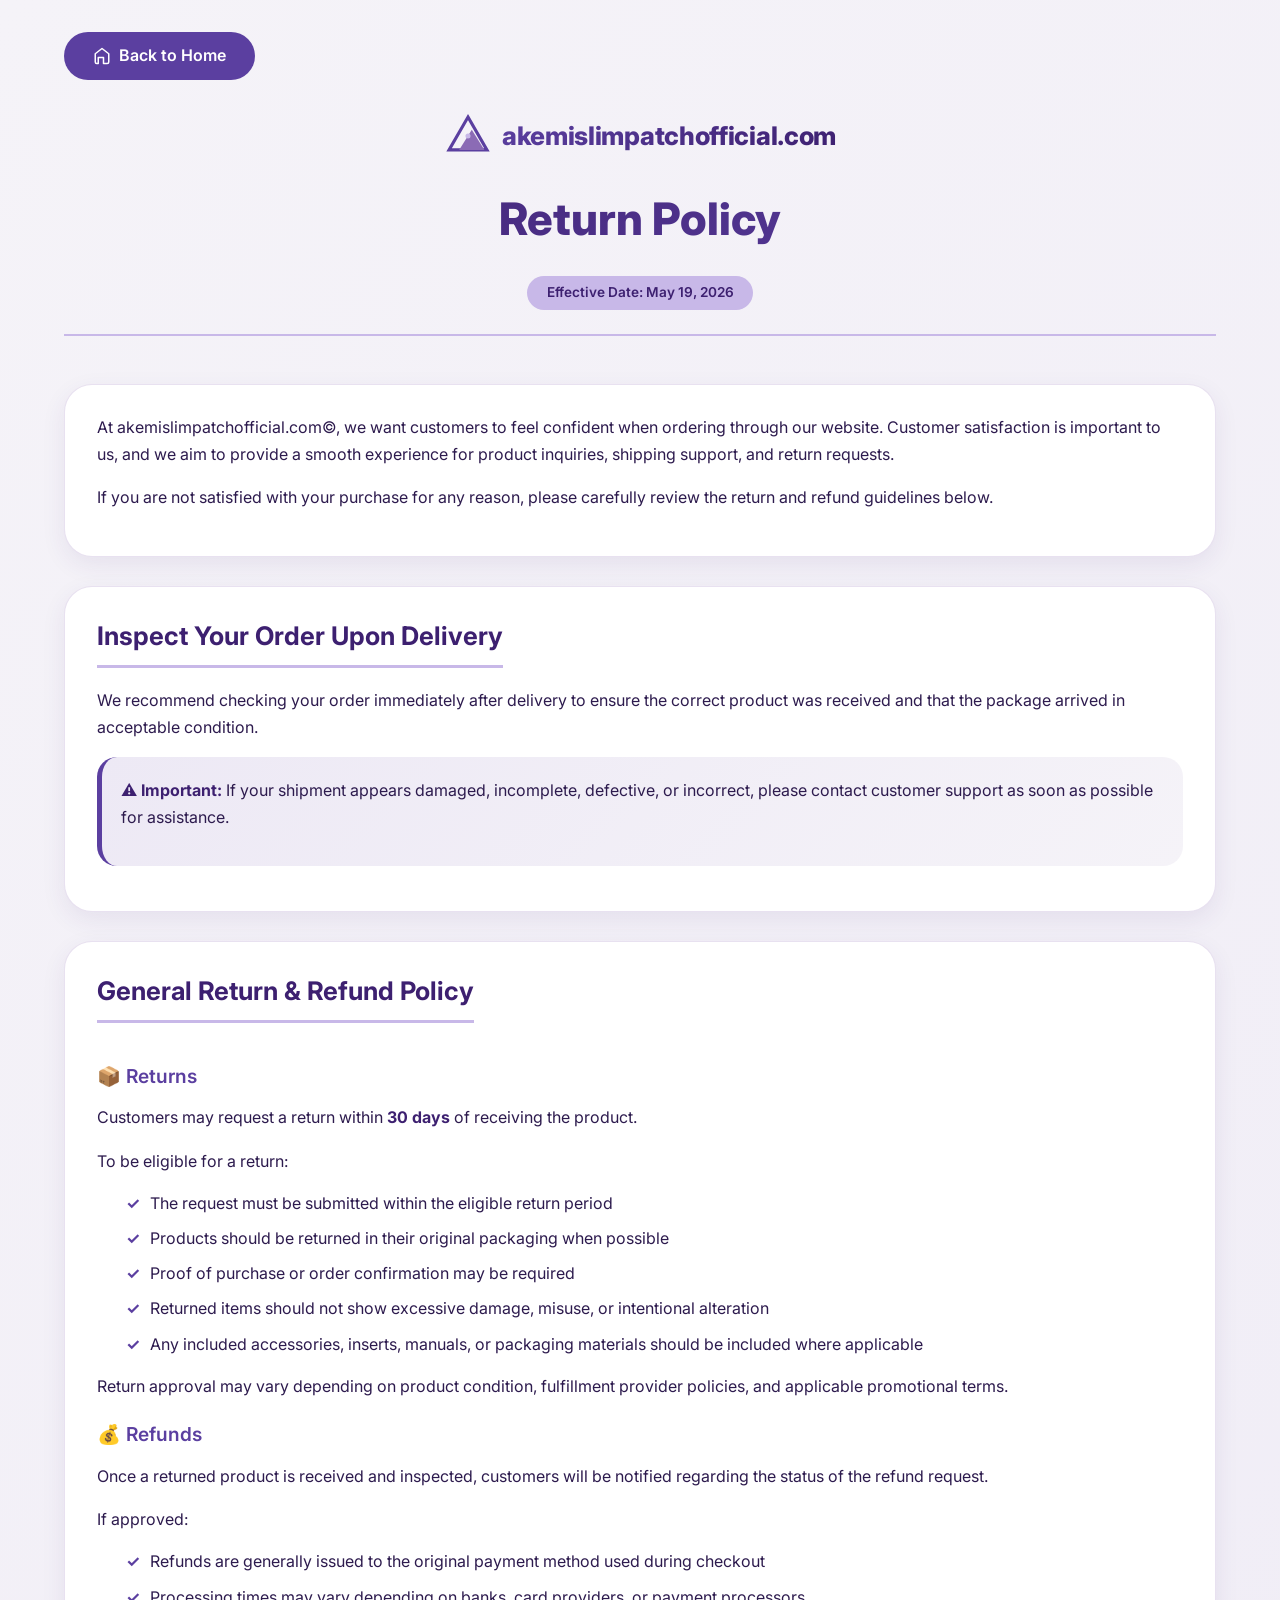
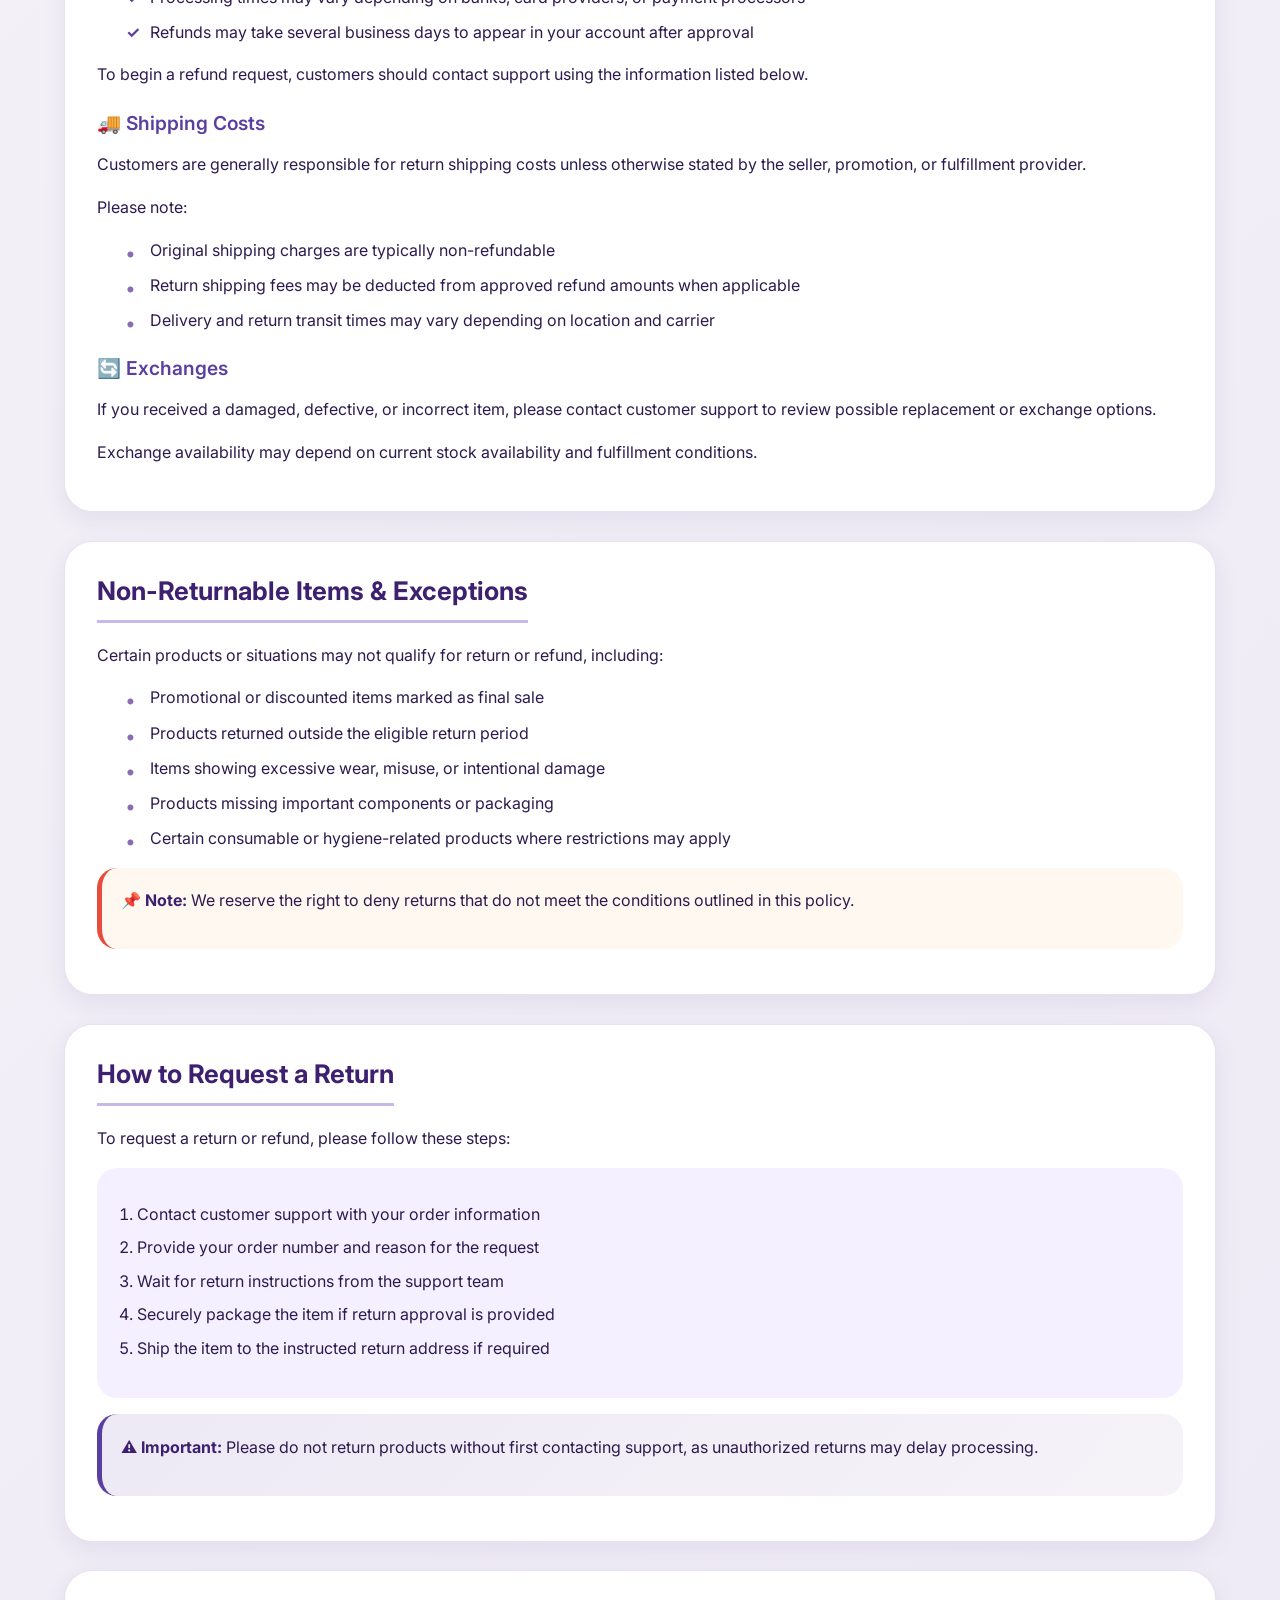
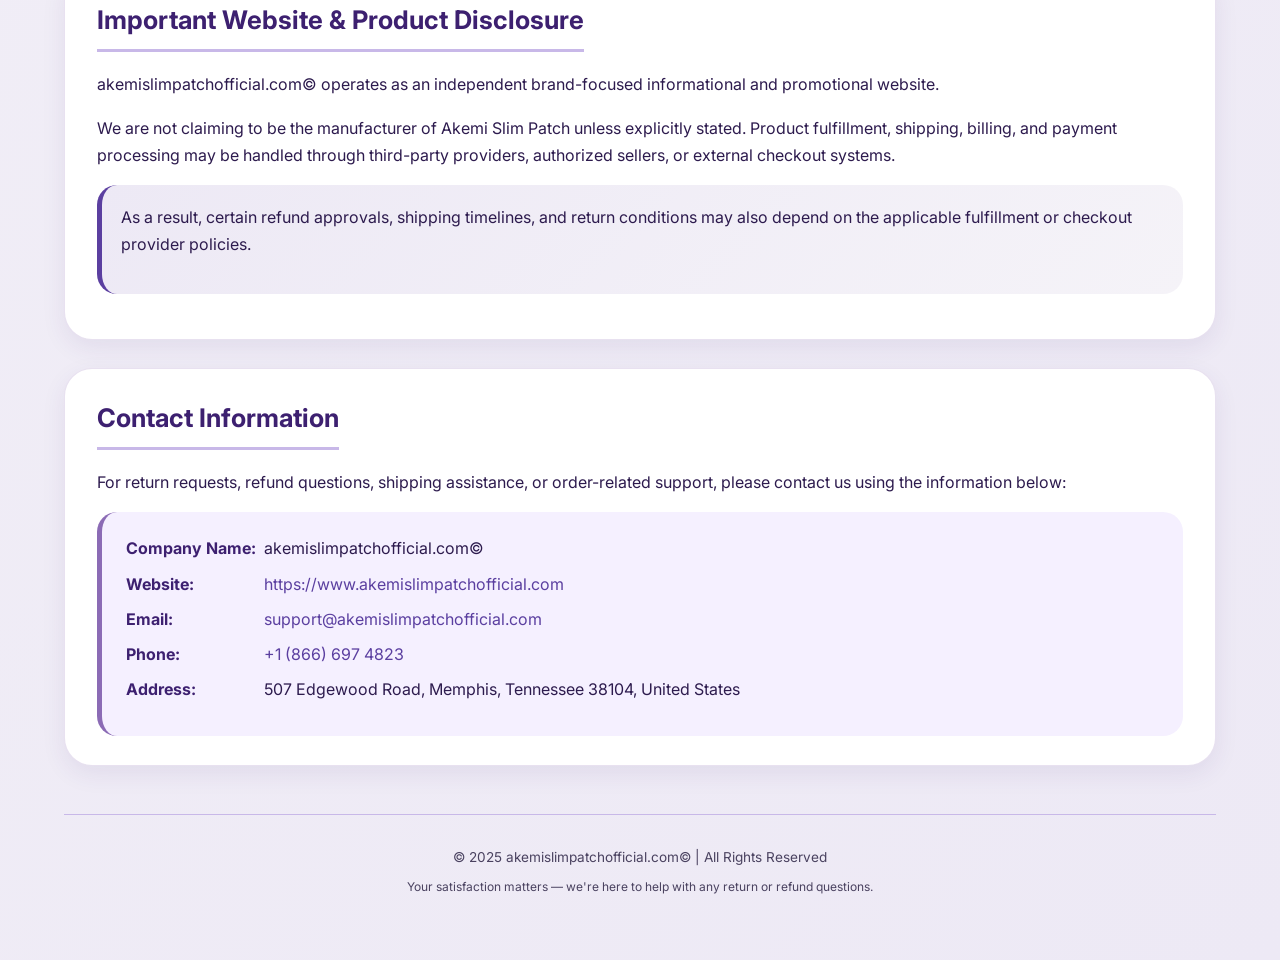
<file: return-policy.html>
<!DOCTYPE html>
<html lang="en">
<head>
    <meta charset="UTF-8">
    <meta name="viewport" content="width=device-width, initial-scale=1.0, user-scalable=yes">
    <title>Return Policy | akemislimpatchofficial.com</title>
    <link rel="stylesheet" href="style.css">
    <link href="https://fonts.googleapis.com/css2?family=Inter:opsz,wght@14..32,300;14..32,400;14..32,500;14..32,600;14..32,700;14..32,800&display=swap" rel="stylesheet">
</head>
<body>

<div class="policy-container">
    <!-- Back to Home Link -->
    <div style="margin-bottom: 0.5rem;">
        <a href="index.html" class="back-home">
            <svg width="18" height="18" viewBox="0 0 24 24" fill="none" stroke="currentColor" stroke-width="2" stroke-linecap="round" stroke-linejoin="round">
                <path d="M3 9l9-7 9 7v11a2 2 0 0 1-2 2h-5v-8H7v8H5a2 2 0 0 1-2-2z"/>
            </svg>
            Back to Home
        </a>
    </div>

    <!-- Header -->
    <div class="policy-header">
        <div class="logo">
            <svg viewBox="0 0 38 38" fill="none" xmlns="http://www.w3.org/2000/svg">
                <polygon points="19,4 34,30 4,30" fill="none" stroke="#5B3FA0" stroke-width="2.5"/>
                <polygon points="12,30 22,14 32,30" fill="#8B6BB5" stroke="none"/>
                <circle cx="19" cy="19" r="2" fill="#C8B8E8"/>
            </svg>
            <span class="logo-text">akemislimpatchofficial.com</span>
        </div>
        <h1>Return Policy</h1>
        <div class="effective-date">Effective Date: May 19, 2026</div>
    </div>

    <!-- Introduction -->
    <div class="policy-card">
        <p>At akemislimpatchofficial.com©, we want customers to feel confident when ordering through our website. Customer satisfaction is important to us, and we aim to provide a smooth experience for product inquiries, shipping support, and return requests.</p>
        <p>If you are not satisfied with your purchase for any reason, please carefully review the return and refund guidelines below.</p>
    </div>

    <!-- Inspect Your Order -->
    <div class="policy-card">
        <h2>Inspect Your Order Upon Delivery</h2>
        <p>We recommend checking your order immediately after delivery to ensure the correct product was received and that the package arrived in acceptable condition.</p>
        <div class="highlight-box">
            <p><strong>⚠️ Important:</strong> If your shipment appears damaged, incomplete, defective, or incorrect, please contact customer support as soon as possible for assistance.</p>
        </div>
    </div>

    <!-- General Return & Refund Policy -->
    <div class="policy-card">
        <h2>General Return & Refund Policy</h2>
        
        <h3>📦 Returns</h3>
        <p>Customers may request a return within <strong>30 days</strong> of receiving the product.</p>
        <p>To be eligible for a return:</p>
        <ul class="check-list">
            <li>The request must be submitted within the eligible return period</li>
            <li>Products should be returned in their original packaging when possible</li>
            <li>Proof of purchase or order confirmation may be required</li>
            <li>Returned items should not show excessive damage, misuse, or intentional alteration</li>
            <li>Any included accessories, inserts, manuals, or packaging materials should be included where applicable</li>
        </ul>
        <p>Return approval may vary depending on product condition, fulfillment provider policies, and applicable promotional terms.</p>

        <h3>💰 Refunds</h3>
        <p>Once a returned product is received and inspected, customers will be notified regarding the status of the refund request.</p>
        <p>If approved:</p>
        <ul class="check-list">
            <li>Refunds are generally issued to the original payment method used during checkout</li>
            <li>Processing times may vary depending on banks, card providers, or payment processors</li>
            <li>Refunds may take several business days to appear in your account after approval</li>
        </ul>
        <p>To begin a refund request, customers should contact support using the information listed below.</p>

        <h3>🚚 Shipping Costs</h3>
        <p>Customers are generally responsible for return shipping costs unless otherwise stated by the seller, promotion, or fulfillment provider.</p>
        <p>Please note:</p>
        <ul class="info-list">
            <li>Original shipping charges are typically non-refundable</li>
            <li>Return shipping fees may be deducted from approved refund amounts when applicable</li>
            <li>Delivery and return transit times may vary depending on location and carrier</li>
        </ul>

        <h3>🔄 Exchanges</h3>
        <p>If you received a damaged, defective, or incorrect item, please contact customer support to review possible replacement or exchange options.</p>
        <p>Exchange availability may depend on current stock availability and fulfillment conditions.</p>
    </div>

    <!-- Non-Returnable Items & Exceptions -->
    <div class="policy-card">
        <h2>Non-Returnable Items & Exceptions</h2>
        <p>Certain products or situations may not qualify for return or refund, including:</p>
        <ul class="info-list">
            <li>Promotional or discounted items marked as final sale</li>
            <li>Products returned outside the eligible return period</li>
            <li>Items showing excessive wear, misuse, or intentional damage</li>
            <li>Products missing important components or packaging</li>
            <li>Certain consumable or hygiene-related products where restrictions may apply</li>
        </ul>
        <div class="warning-box">
            <p><strong>📌 Note:</strong> We reserve the right to deny returns that do not meet the conditions outlined in this policy.</p>
        </div>
    </div>

    <!-- How to Request a Return -->
    <div class="policy-card">
        <h2>How to Request a Return</h2>
        <p>To request a return or refund, please follow these steps:</p>
        <div class="steps-box">
            <ol>
                <li>Contact customer support with your order information</li>
                <li>Provide your order number and reason for the request</li>
                <li>Wait for return instructions from the support team</li>
                <li>Securely package the item if return approval is provided</li>
                <li>Ship the item to the instructed return address if required</li>
            </ol>
        </div>
        <div class="highlight-box">
            <p><strong>⚠️ Important:</strong> Please do not return products without first contacting support, as unauthorized returns may delay processing.</p>
        </div>
    </div>

    <!-- Important Website & Product Disclosure -->
    <div class="policy-card">
        <h2>Important Website & Product Disclosure</h2>
        <p>akemislimpatchofficial.com© operates as an independent brand-focused informational and promotional website.</p>
        <p>We are not claiming to be the manufacturer of Akemi Slim Patch unless explicitly stated. Product fulfillment, shipping, billing, and payment processing may be handled through third-party providers, authorized sellers, or external checkout systems.</p>
        <div class="highlight-box">
            <p>As a result, certain refund approvals, shipping timelines, and return conditions may also depend on the applicable fulfillment or checkout provider policies.</p>
        </div>
    </div>

    <!-- Contact Information -->
    <div class="policy-card">
        <h2>Contact Information</h2>
        <p>For return requests, refund questions, shipping assistance, or order-related support, please contact us using the information below:</p>
        <div class="contact-info-box">
            <div class="contact-detail-row">
                <span class="contact-label">Company Name:</span>
                <span class="contact-value">akemislimpatchofficial.com©</span>
            </div>
            <div class="contact-detail-row">
                <span class="contact-label">Website:</span>
                <span class="contact-value"><a href="#">https://www.akemislimpatchofficial.com</a></span>
            </div>
            <div class="contact-detail-row">
                <span class="contact-label">Email:</span>
                <span class="contact-value"><a href="mailto:support@akemislimpatchofficial.com">support@akemislimpatchofficial.com</a></span>
            </div>
            <div class="contact-detail-row">
                <span class="contact-label">Phone:</span>
                <span class="contact-value"><a href="tel:+18666974823">+1 (866) 697 4823</a></span>
            </div>
            <div class="contact-detail-row">
                <span class="contact-label">Address:</span>
                <span class="contact-value">507 Edgewood Road, Memphis, Tennessee 38104, United States</span>
            </div>
        </div>
    </div>

    <!-- Footer -->
    <div class="policy-footer">
        <p>&copy; 2025 akemislimpatchofficial.com© | All Rights Reserved</p>
        <p style="margin-top: 0.5rem; font-size: 0.75rem;">Your satisfaction matters — we're here to help with any return or refund questions.</p>
    </div>
</div>

</body>
</html>
</file>
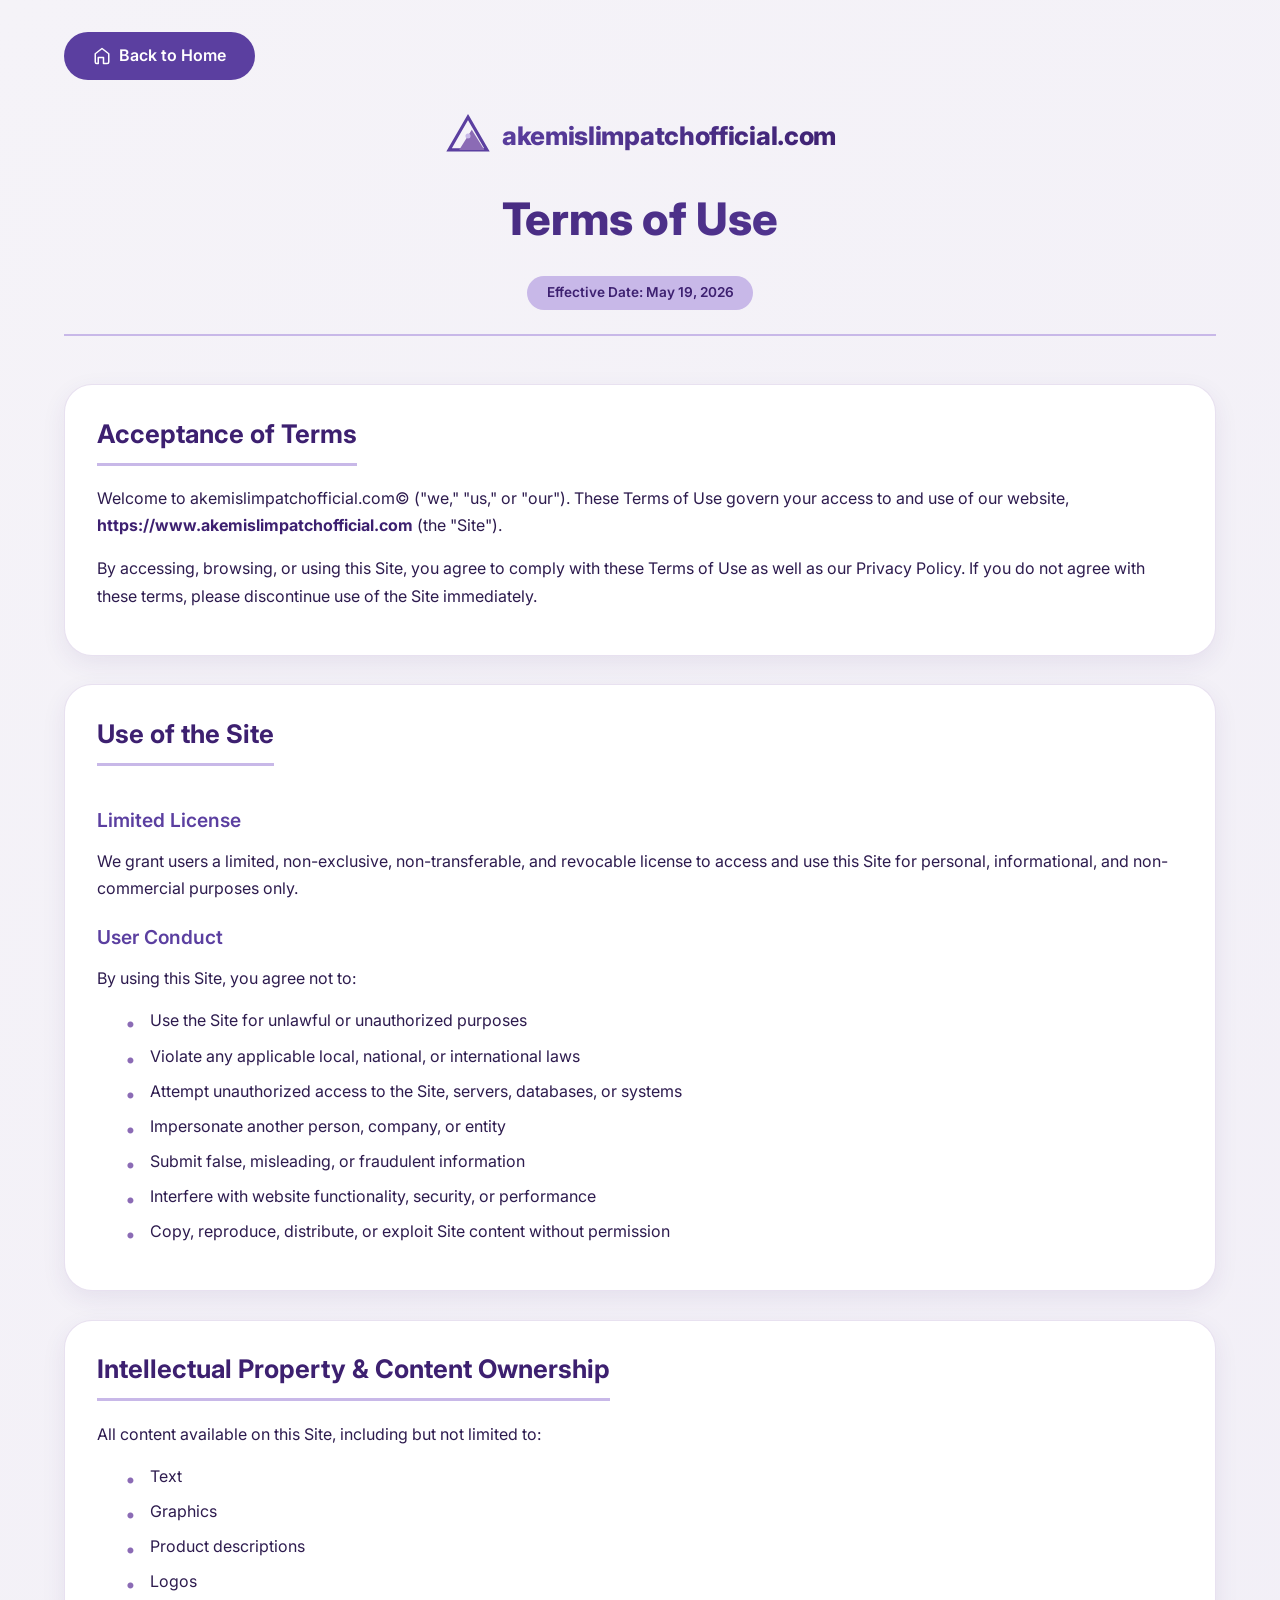
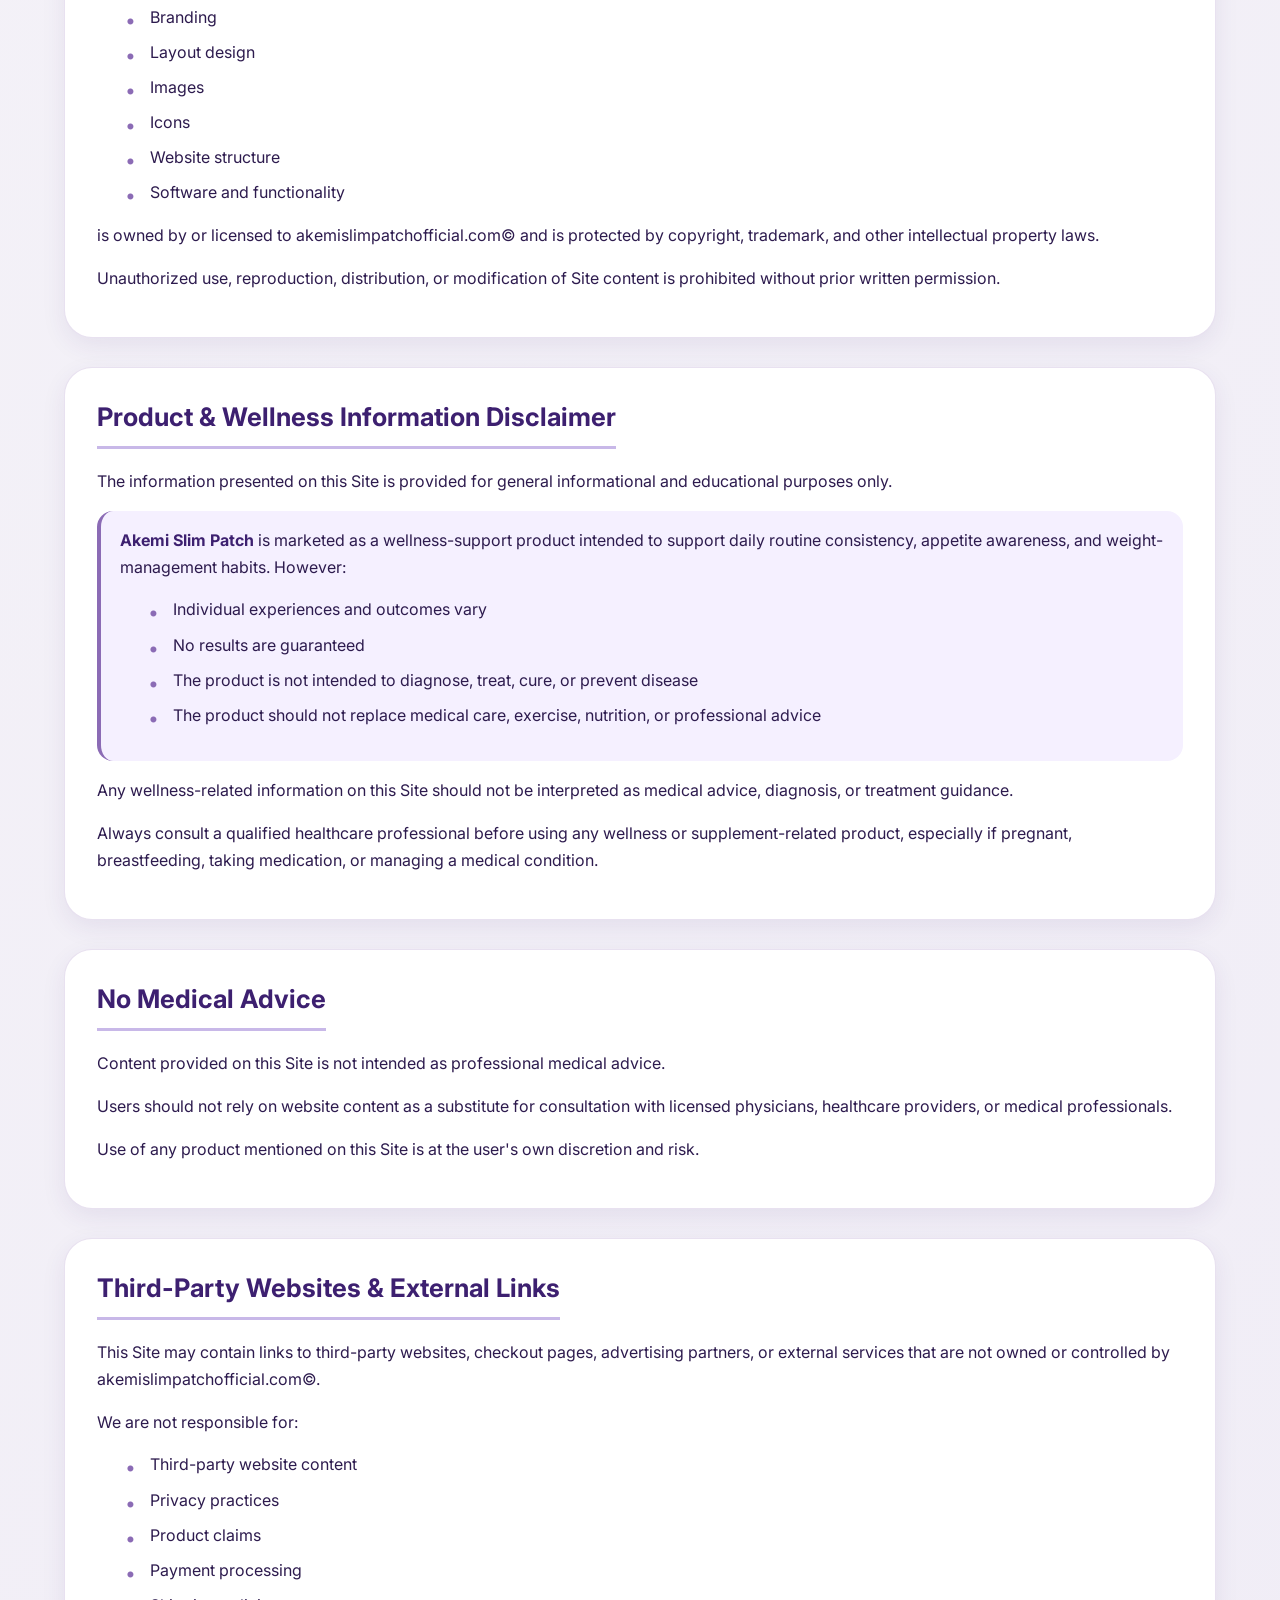
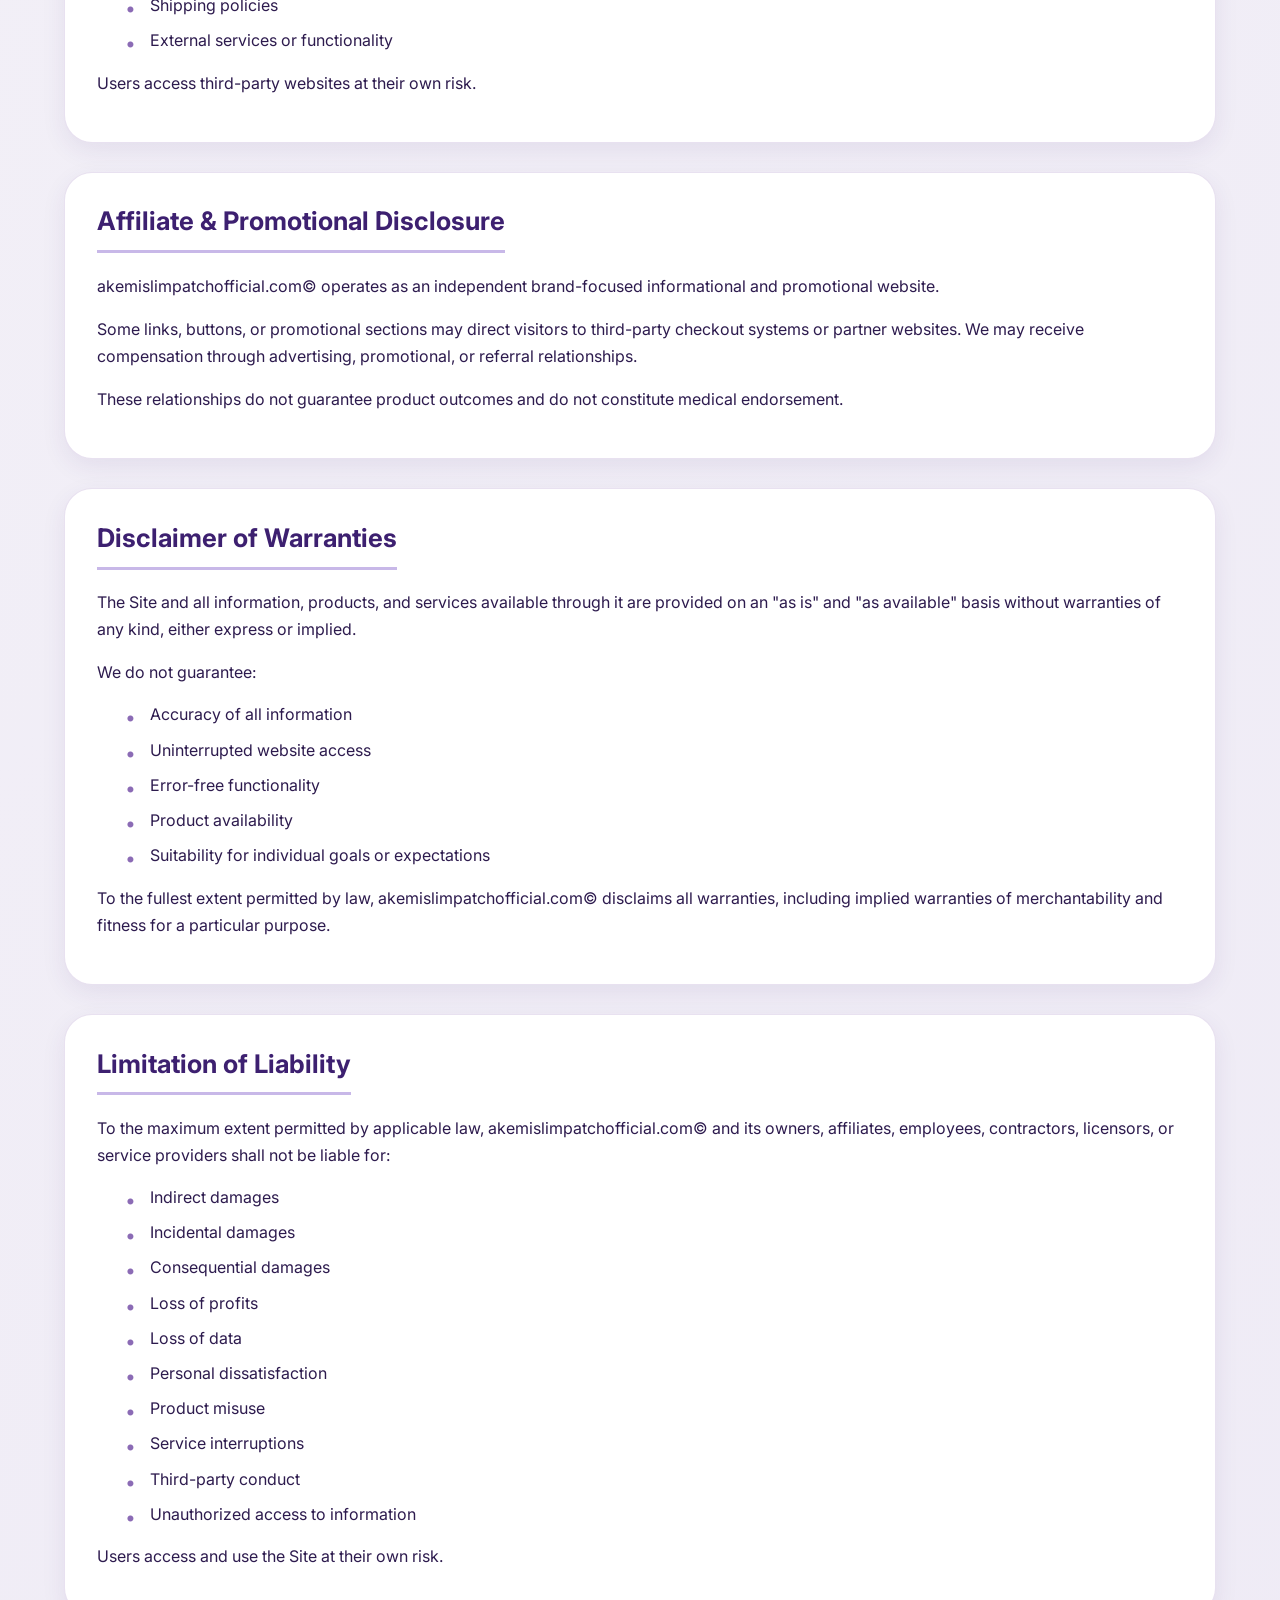
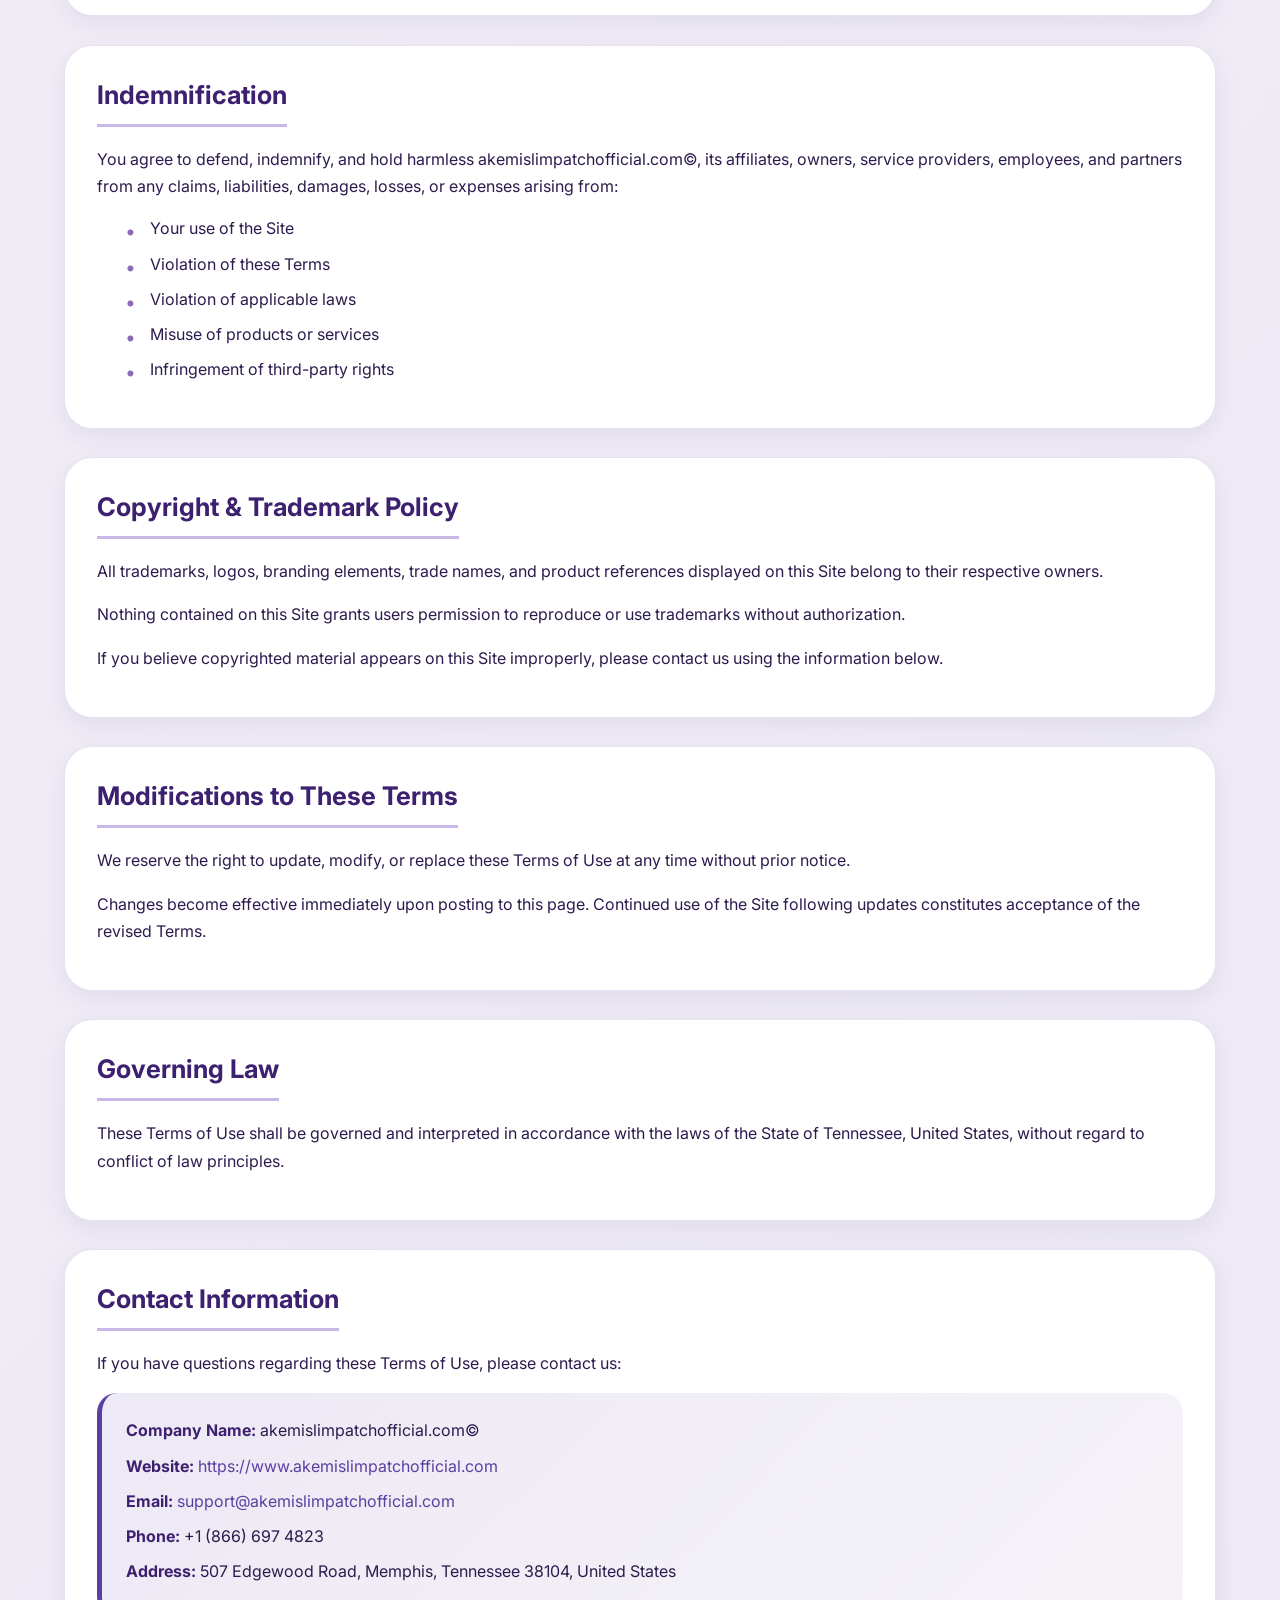
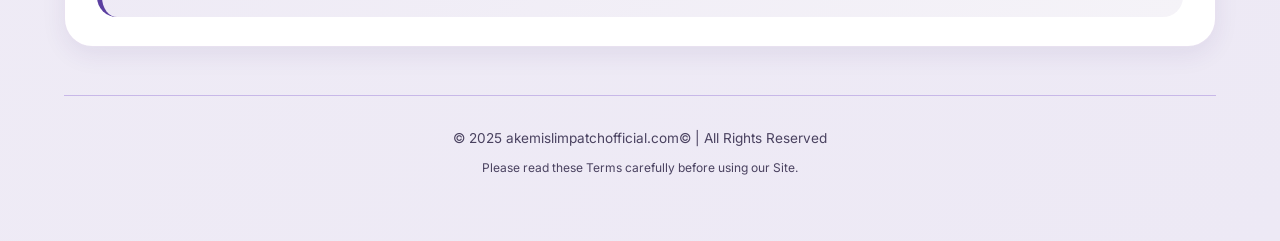
<file: terms-of-use.html>
<!DOCTYPE html>
<html lang="en">
<head>
    <meta charset="UTF-8">
    <meta name="viewport" content="width=device-width, initial-scale=1.0, user-scalable=yes">
    <title>Terms of Use | akemislimpatchofficial.com</title>
    <link rel="stylesheet" href="style.css">
    <link href="https://fonts.googleapis.com/css2?family=Inter:opsz,wght@14..32,300;14..32,400;14..32,500;14..32,600;14..32,700;14..32,800&display=swap" rel="stylesheet">
</head>
<body>

<div class="terms-container">
    <!-- Back to Home Link -->
    <div style="margin-bottom: 0.5rem;">
        <a href="index.html" class="back-home">
            <svg width="18" height="18" viewBox="0 0 24 24" fill="none" stroke="currentColor" stroke-width="2" stroke-linecap="round" stroke-linejoin="round">
                <path d="M3 9l9-7 9 7v11a2 2 0 0 1-2 2h-5v-8H7v8H5a2 2 0 0 1-2-2z"/>
            </svg>
            Back to Home
        </a>
    </div>

    <!-- Header -->
    <div class="terms-header">
        <div class="logo">
            <svg viewBox="0 0 38 38" fill="none" xmlns="http://www.w3.org/2000/svg">
                <polygon points="19,4 34,30 4,30" fill="none" stroke="#5B3FA0" stroke-width="2.5"/>
                <polygon points="12,30 22,14 32,30" fill="#8B6BB5" stroke="none"/>
                <circle cx="19" cy="19" r="2" fill="#C8B8E8"/>
            </svg>
            <span class="logo-text">akemislimpatchofficial.com</span>
        </div>
        <h1>Terms of Use</h1>
        <div class="effective-date">Effective Date: May 19, 2026</div>
    </div>

    <!-- Acceptance of Terms -->
    <div class="terms-card">
        <h2>Acceptance of Terms</h2>
        <p>Welcome to akemislimpatchofficial.com© ("we," "us," or "our"). These Terms of Use govern your access to and use of our website, <strong>https://www.akemislimpatchofficial.com</strong> (the "Site").</p>
        <p>By accessing, browsing, or using this Site, you agree to comply with these Terms of Use as well as our Privacy Policy. If you do not agree with these terms, please discontinue use of the Site immediately.</p>
    </div>

    <!-- Use of the Site -->
    <div class="terms-card">
        <h2>Use of the Site</h2>
        
        <h3>Limited License</h3>
        <p>We grant users a limited, non-exclusive, non-transferable, and revocable license to access and use this Site for personal, informational, and non-commercial purposes only.</p>

        <h3>User Conduct</h3>
        <p>By using this Site, you agree not to:</p>
        <ul class="info-list">
            <li>Use the Site for unlawful or unauthorized purposes</li>
            <li>Violate any applicable local, national, or international laws</li>
            <li>Attempt unauthorized access to the Site, servers, databases, or systems</li>
            <li>Impersonate another person, company, or entity</li>
            <li>Submit false, misleading, or fraudulent information</li>
            <li>Interfere with website functionality, security, or performance</li>
            <li>Copy, reproduce, distribute, or exploit Site content without permission</li>
        </ul>
    </div>

    <!-- Intellectual Property & Content Ownership -->
    <div class="terms-card">
        <h2>Intellectual Property & Content Ownership</h2>
        <p>All content available on this Site, including but not limited to:</p>
        <ul class="info-list">
            <li>Text</li>
            <li>Graphics</li>
            <li>Product descriptions</li>
            <li>Logos</li>
            <li>Branding</li>
            <li>Layout design</li>
            <li>Images</li>
            <li>Icons</li>
            <li>Website structure</li>
            <li>Software and functionality</li>
        </ul>
        <p>is owned by or licensed to akemislimpatchofficial.com© and is protected by copyright, trademark, and other intellectual property laws.</p>
        <p>Unauthorized use, reproduction, distribution, or modification of Site content is prohibited without prior written permission.</p>
    </div>

    <!-- Product & Wellness Information Disclaimer -->
    <div class="terms-card">
        <h2>Product & Wellness Information Disclaimer</h2>
        <p>The information presented on this Site is provided for general informational and educational purposes only.</p>
        <div class="disclaimer-highlight">
            <p><strong>Akemi Slim Patch</strong> is marketed as a wellness-support product intended to support daily routine consistency, appetite awareness, and weight-management habits. However:</p>
            <ul class="info-list" style="margin-top: 0.5rem;">
                <li>Individual experiences and outcomes vary</li>
                <li>No results are guaranteed</li>
                <li>The product is not intended to diagnose, treat, cure, or prevent disease</li>
                <li>The product should not replace medical care, exercise, nutrition, or professional advice</li>
            </ul>
        </div>
        <p>Any wellness-related information on this Site should not be interpreted as medical advice, diagnosis, or treatment guidance.</p>
        <p>Always consult a qualified healthcare professional before using any wellness or supplement-related product, especially if pregnant, breastfeeding, taking medication, or managing a medical condition.</p>
    </div>

    <!-- No Medical Advice -->
    <div class="terms-card">
        <h2>No Medical Advice</h2>
        <p>Content provided on this Site is not intended as professional medical advice.</p>
        <p>Users should not rely on website content as a substitute for consultation with licensed physicians, healthcare providers, or medical professionals.</p>
        <p>Use of any product mentioned on this Site is at the user's own discretion and risk.</p>
    </div>

    <!-- Third-Party Websites & External Links -->
    <div class="terms-card">
        <h2>Third-Party Websites & External Links</h2>
        <p>This Site may contain links to third-party websites, checkout pages, advertising partners, or external services that are not owned or controlled by akemislimpatchofficial.com©.</p>
        <p>We are not responsible for:</p>
        <ul class="info-list">
            <li>Third-party website content</li>
            <li>Privacy practices</li>
            <li>Product claims</li>
            <li>Payment processing</li>
            <li>Shipping policies</li>
            <li>External services or functionality</li>
        </ul>
        <p>Users access third-party websites at their own risk.</p>
    </div>

    <!-- Affiliate & Promotional Disclosure -->
    <div class="terms-card">
        <h2>Affiliate & Promotional Disclosure</h2>
        <p>akemislimpatchofficial.com© operates as an independent brand-focused informational and promotional website.</p>
        <p>Some links, buttons, or promotional sections may direct visitors to third-party checkout systems or partner websites. We may receive compensation through advertising, promotional, or referral relationships.</p>
        <p>These relationships do not guarantee product outcomes and do not constitute medical endorsement.</p>
    </div>

    <!-- Disclaimer of Warranties -->
    <div class="terms-card">
        <h2>Disclaimer of Warranties</h2>
        <p>The Site and all information, products, and services available through it are provided on an "as is" and "as available" basis without warranties of any kind, either express or implied.</p>
        <p>We do not guarantee:</p>
        <ul class="info-list">
            <li>Accuracy of all information</li>
            <li>Uninterrupted website access</li>
            <li>Error-free functionality</li>
            <li>Product availability</li>
            <li>Suitability for individual goals or expectations</li>
        </ul>
        <p>To the fullest extent permitted by law, akemislimpatchofficial.com© disclaims all warranties, including implied warranties of merchantability and fitness for a particular purpose.</p>
    </div>

    <!-- Limitation of Liability -->
    <div class="terms-card">
        <h2>Limitation of Liability</h2>
        <p>To the maximum extent permitted by applicable law, akemislimpatchofficial.com© and its owners, affiliates, employees, contractors, licensors, or service providers shall not be liable for:</p>
        <ul class="info-list">
            <li>Indirect damages</li>
            <li>Incidental damages</li>
            <li>Consequential damages</li>
            <li>Loss of profits</li>
            <li>Loss of data</li>
            <li>Personal dissatisfaction</li>
            <li>Product misuse</li>
            <li>Service interruptions</li>
            <li>Third-party conduct</li>
            <li>Unauthorized access to information</li>
        </ul>
        <p>Users access and use the Site at their own risk.</p>
    </div>

    <!-- Indemnification -->
    <div class="terms-card">
        <h2>Indemnification</h2>
        <p>You agree to defend, indemnify, and hold harmless akemislimpatchofficial.com©, its affiliates, owners, service providers, employees, and partners from any claims, liabilities, damages, losses, or expenses arising from:</p>
        <ul class="info-list">
            <li>Your use of the Site</li>
            <li>Violation of these Terms</li>
            <li>Violation of applicable laws</li>
            <li>Misuse of products or services</li>
            <li>Infringement of third-party rights</li>
        </ul>
    </div>

    <!-- Copyright & Trademark Policy -->
    <div class="terms-card">
        <h2>Copyright & Trademark Policy</h2>
        <p>All trademarks, logos, branding elements, trade names, and product references displayed on this Site belong to their respective owners.</p>
        <p>Nothing contained on this Site grants users permission to reproduce or use trademarks without authorization.</p>
        <p>If you believe copyrighted material appears on this Site improperly, please contact us using the information below.</p>
    </div>

    <!-- Modifications to These Terms -->
    <div class="terms-card">
        <h2>Modifications to These Terms</h2>
        <p>We reserve the right to update, modify, or replace these Terms of Use at any time without prior notice.</p>
        <p>Changes become effective immediately upon posting to this page. Continued use of the Site following updates constitutes acceptance of the revised Terms.</p>
    </div>

    <!-- Governing Law -->
    <div class="terms-card">
        <h2>Governing Law</h2>
        <p>These Terms of Use shall be governed and interpreted in accordance with the laws of the State of Tennessee, United States, without regard to conflict of law principles.</p>
    </div>

    <!-- Contact Information -->
    <div class="terms-card">
        <h2>Contact Information</h2>
        <p>If you have questions regarding these Terms of Use, please contact us:</p>
        <div class="contact-box">
            <p><strong>Company Name:</strong> akemislimpatchofficial.com©</p>
            <p><strong>Website:</strong> <a href="#" style="color:#5B3FA0; text-decoration:none;">https://www.akemislimpatchofficial.com</a></p>
            <p><strong>Email:</strong> <a href="mailto:support@akemislimpatchofficial.com" style="color:#5B3FA0; text-decoration:none;">support@akemislimpatchofficial.com</a></p>
            <p><strong>Phone:</strong> +1 (866) 697 4823</p>
            <p><strong>Address:</strong> 507 Edgewood Road, Memphis, Tennessee 38104, United States</p>
        </div>
    </div>

    <!-- Footer -->
    <div class="terms-footer">
        <p>&copy; 2025 akemislimpatchofficial.com© | All Rights Reserved</p>
        <p style="margin-top: 0.5rem; font-size: 0.75rem;">Please read these Terms carefully before using our Site.</p>
    </div>
</div>

</body>
</html>
</file>
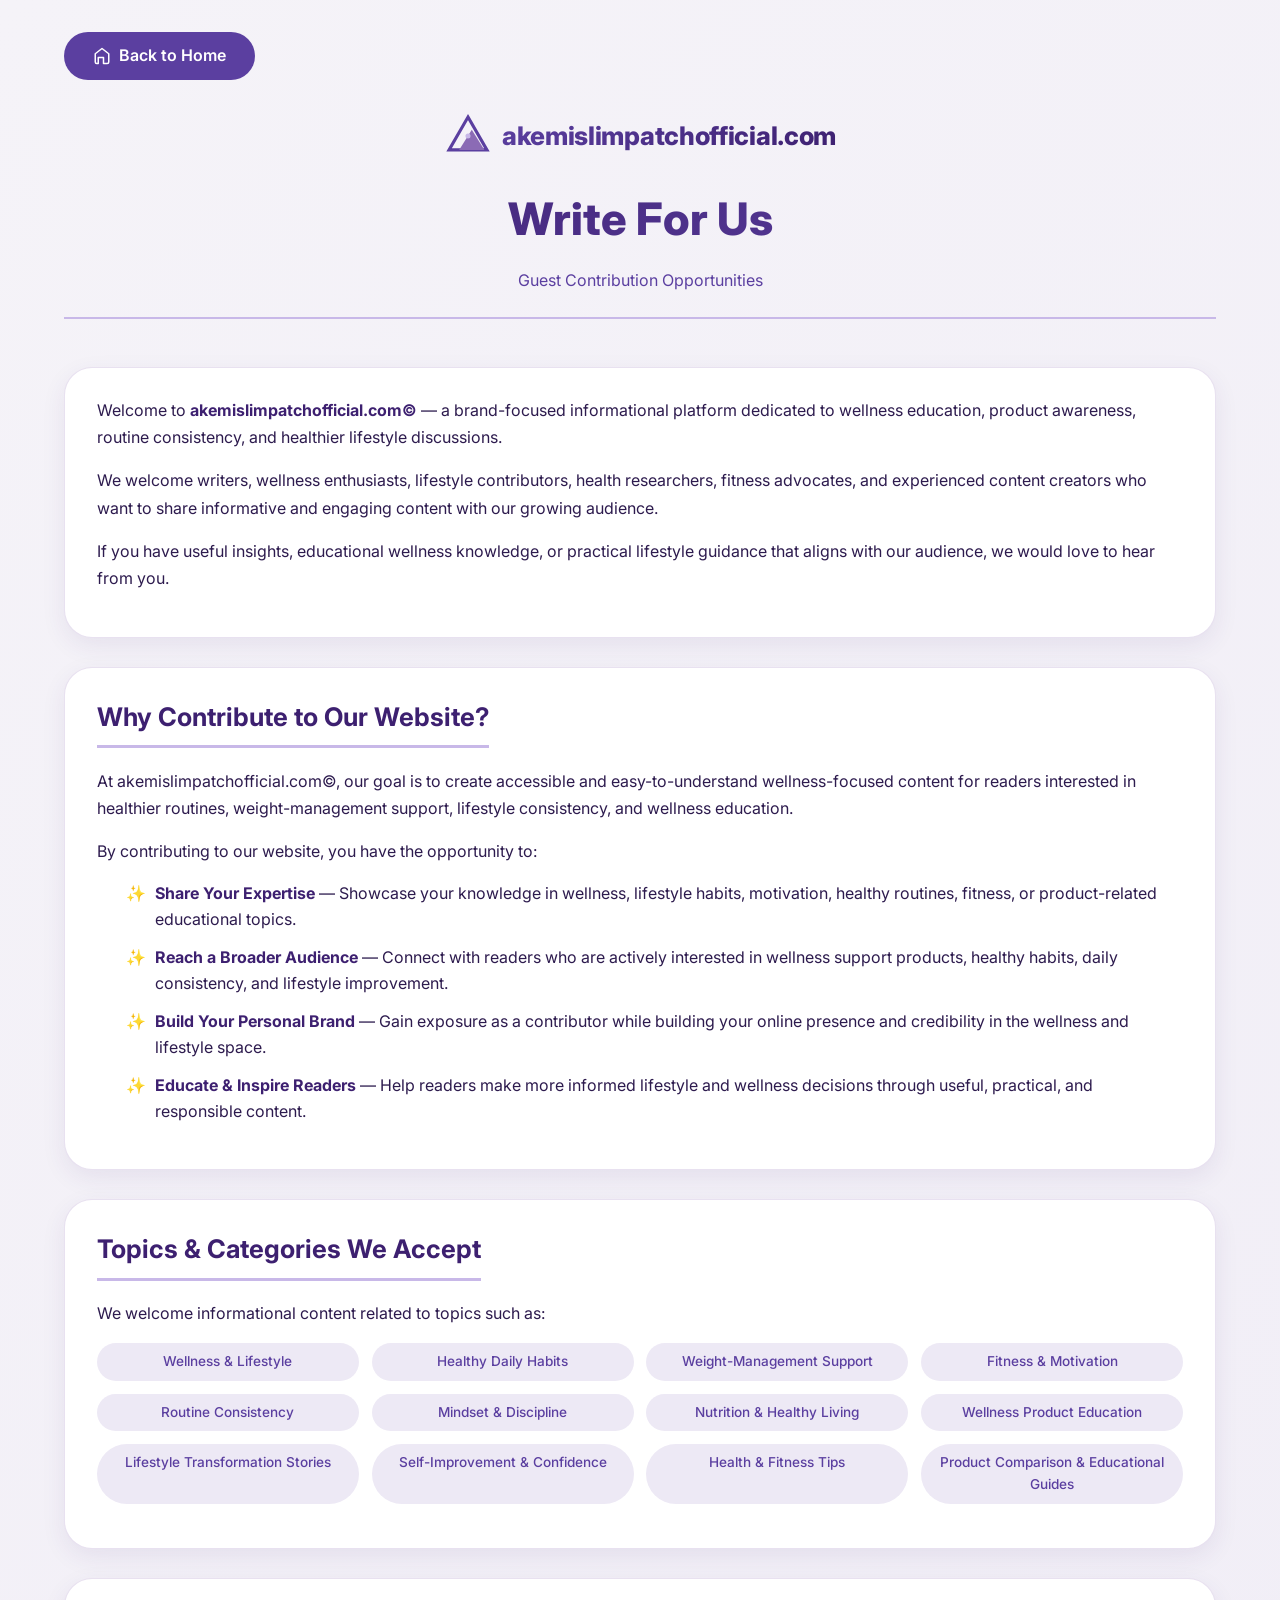
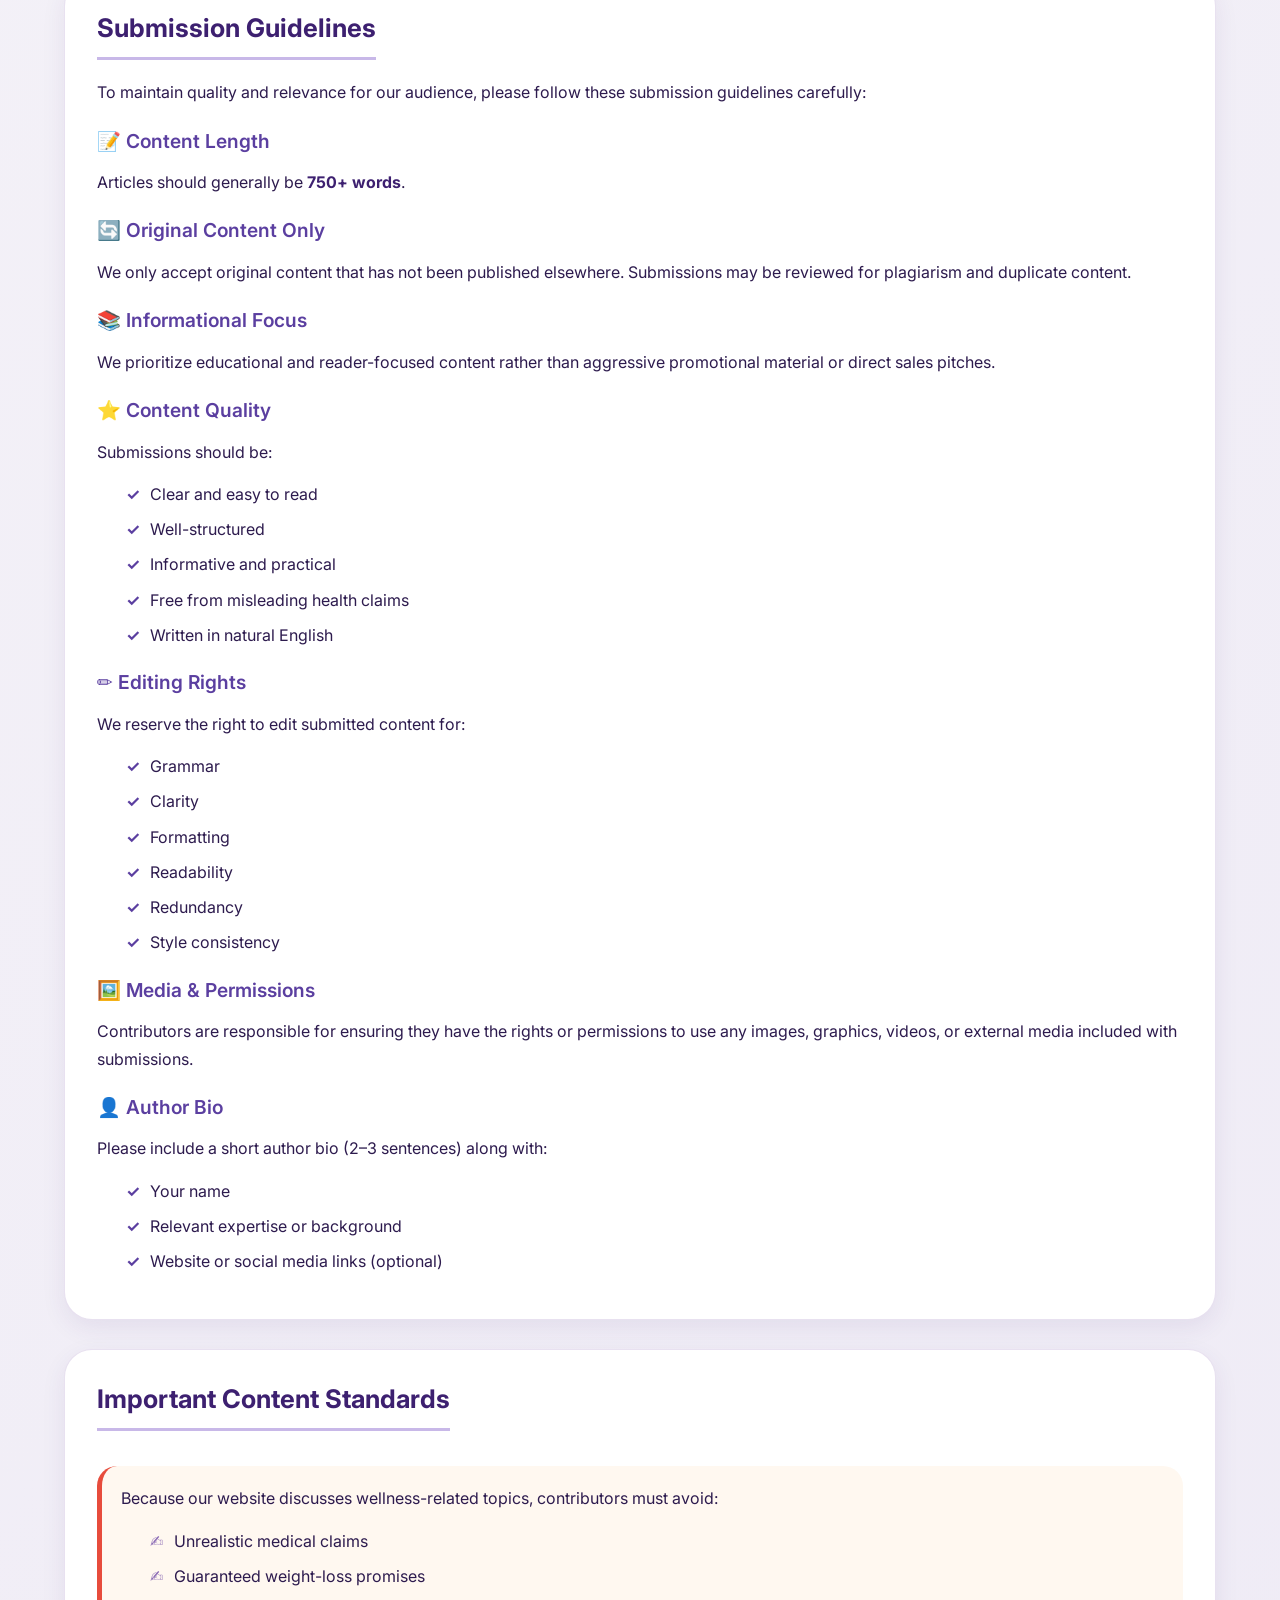
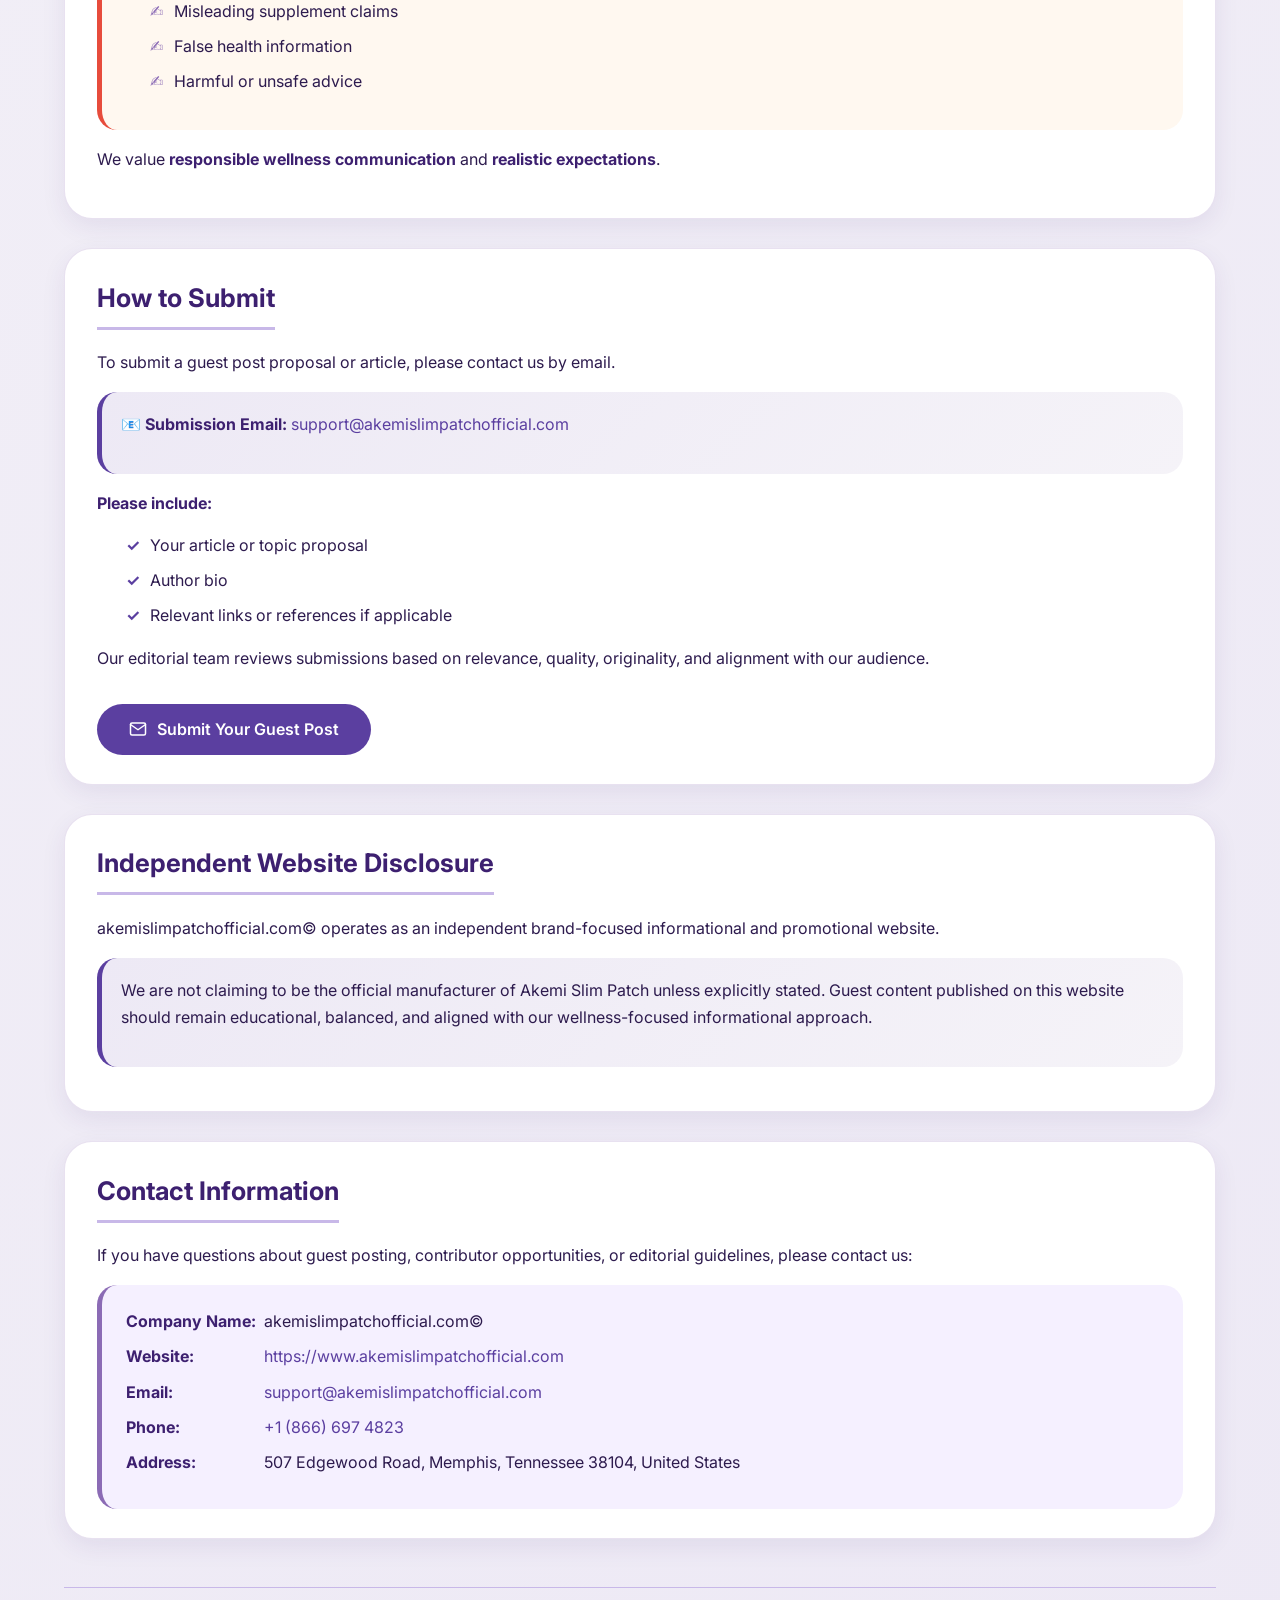
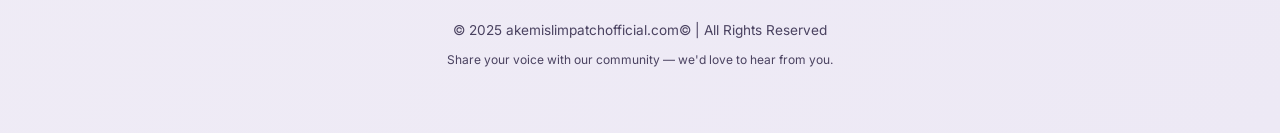
<file: words-for-us.html>
<!DOCTYPE html>
<html lang="en">
<head>
    <meta charset="UTF-8">
    <meta name="viewport" content="width=device-width, initial-scale=1.0, user-scalable=yes">
    <title>Write For Us | Guest Contributor | akemislimpatchofficial.com</title>
    <link rel="stylesheet" href="style.css">
    <style>
        * {
            margin: 0;
            padding: 0;
            box-sizing: border-box;
        }

        body {
            font-family: 'Inter', system-ui, -apple-system, 'Segoe UI', Roboto, Helvetica, Arial, sans-serif;
            background: linear-gradient(135deg, #F5F3F8 0%, #EDE9F5 100%);
            color: #2D1B4E;
            line-height: 1.6;
            min-height: 100vh;
        }

        /* ========== CONTAINER ========== */
        .write-container {
            max-width: 1200px;
            margin: 0 auto;
            padding: 2rem 1.5rem 4rem;
        }

        /* ========== HEADER SECTION ========== */
        .write-header {
            text-align: center;
            margin-bottom: 3rem;
            padding-bottom: 1.5rem;
            border-bottom: 2px solid #C8B8E8;
        }

        .logo {
            display: inline-flex;
            align-items: center;
            gap: 10px;
            margin-bottom: 1.5rem;
        }

        .logo svg {
            width: 48px;
            height: 48px;
        }

        .logo-text {
            font-size: 1.6rem;
            font-weight: 800;
            background: linear-gradient(135deg, #5B3FA0, #3D2070);
            background-clip: text;
            -webkit-background-clip: text;
            color: transparent;
            letter-spacing: -0.3px;
        }

        .write-header h1 {
            font-size: clamp(2rem, 5vw, 2.8rem);
            font-weight: 800;
            background: linear-gradient(135deg, #3D2070, #5B3FA0);
            background-clip: text;
            -webkit-background-clip: text;
            color: transparent;
            margin-bottom: 0.75rem;
        }

        .tagline {
            color: #5B3FA0;
            font-size: 1rem;
            max-width: 600px;
            margin: 0.5rem auto 0;
        }

        /* ========== CARD STYLE ========== */
        .write-card {
            background: #ffffff;
            border-radius: 28px;
            padding: 1.8rem 2rem;
            margin-bottom: 1.8rem;
            box-shadow: 0 8px 24px rgba(61, 32, 112, 0.08);
            transition: transform 0.2s, box-shadow 0.2s;
            border: 1px solid rgba(139, 107, 181, 0.2);
        }

        .write-card:hover {
            transform: translateY(-2px);
            box-shadow: 0 16px 32px rgba(61, 32, 112, 0.12);
        }

        .write-card h2 {
            font-size: 1.6rem;
            font-weight: 700;
            color: #3D2070;
            margin-bottom: 1.2rem;
            padding-bottom: 0.5rem;
            border-bottom: 3px solid #C8B8E8;
            display: inline-block;
        }

        .write-card h3 {
            font-size: 1.2rem;
            font-weight: 600;
            color: #5B3FA0;
            margin: 1.2rem 0 0.8rem 0;
        }

        .write-card p {
            color: #2D1B4E;
            margin-bottom: 1rem;
            line-height: 1.7;
        }

        .write-card ul, .write-card ol {
            margin: 0.8rem 0 1rem 1.8rem;
            color: #2D1B4E;
        }

        .write-card li {
            margin-bottom: 0.5rem;
        }

        .write-card strong {
            color: #3D2070;
            font-weight: 700;
        }

        /* Bullet list styling */
        .info-list {
            list-style: none;
            padding-left: 0;
        }

        .info-list li {
            padding-left: 1.5rem;
            position: relative;
            margin-bottom: 0.6rem;
        }

        .info-list li::before {
            content: "✍️";
            color: #8B6BB5;
            font-weight: bold;
            font-size: 1rem;
            position: absolute;
            left: 0;
        }

        .check-list {
            list-style: none;
            padding-left: 0;
        }

        .check-list li {
            padding-left: 1.5rem;
            position: relative;
            margin-bottom: 0.6rem;
        }

        .check-list li::before {
            content: "✓";
            color: #5B3FA0;
            font-weight: bold;
            font-size: 1rem;
            position: absolute;
            left: 0;
        }

        .opportunity-list {
            list-style: none;
            padding-left: 0;
        }

        .opportunity-list li {
            padding-left: 1.8rem;
            position: relative;
            margin-bottom: 0.8rem;
        }

        .opportunity-list li::before {
            content: "✨";
            position: absolute;
            left: 0;
        }

        /* Highlight boxes */
        .highlight-box {
            background: linear-gradient(135deg, #EDE9F5, #F5F3F8);
            border-left: 5px solid #5B3FA0;
            padding: 1.2rem;
            border-radius: 20px;
            margin: 1rem 0;
        }

        .warning-box {
            background: #FFF8F0;
            border-left: 5px solid #e74c3c;
            padding: 1.2rem;
            border-radius: 20px;
            margin: 1rem 0;
        }

        .topics-grid {
            display: grid;
            grid-template-columns: repeat(auto-fit, minmax(220px, 1fr));
            gap: 0.8rem;
            margin: 1rem 0;
        }

        .topic-tag {
            background: #EDE9F5;
            padding: 0.5rem 1rem;
            border-radius: 40px;
            font-size: 0.85rem;
            color: #5B3FA0;
            text-align: center;
            font-weight: 500;
        }

        /* Contact info box */
        .contact-info-box {
            background: #F5F0FF;
            border-radius: 20px;
            padding: 1.5rem;
            margin-top: 1rem;
            border-left: 5px solid #8B6BB5;
        }

        .contact-detail-row {
            display: flex;
            flex-wrap: wrap;
            align-items: baseline;
            gap: 0.5rem;
            margin-bottom: 0.6rem;
        }

        .contact-label {
            font-weight: 700;
            color: #3D2070;
            min-width: 130px;
        }

        .contact-value a {
            color: #5B3FA0;
            text-decoration: none;
        }

        .contact-value a:hover {
            text-decoration: underline;
        }

        /* Button style */
        .submit-btn {
            display: inline-flex;
            align-items: center;
            gap: 10px;
            background: #5B3FA0;
            color: white;
            text-decoration: none;
            padding: 0.8rem 2rem;
            border-radius: 50px;
            font-weight: 600;
            margin-top: 1rem;
            transition: all 0.2s;
            border: none;
            cursor: pointer;
        }

        .submit-btn:hover {
            background: #3D2070;
            transform: translateY(-2px);
            box-shadow: 0 8px 20px rgba(91, 63, 160, 0.3);
        }

        /* Footer */
        .write-footer {
            text-align: center;
            margin-top: 3rem;
            padding-top: 2rem;
            border-top: 1px solid #C8B8E8;
            color: #6B4F8E;
            font-size: 0.85rem;
        }

        .back-home {
            display: inline-flex;
            align-items: center;
            gap: 8px;
            background: #5B3FA0;
            color: white;
            text-decoration: none;
            padding: 0.7rem 1.8rem;
            border-radius: 40px;
            font-weight: 600;
            margin-bottom: 1.5rem;
            transition: all 0.2s;
        }

        .back-home:hover {
            background: #3D2070;
            transform: translateY(-2px);
            box-shadow: 0 8px 20px rgba(91, 63, 160, 0.3);
        }

        /* ========== RESPONSIVE ========== */
        @media (max-width: 768px) {
            .write-container {
                padding: 1.5rem 1.2rem 3rem;
            }
            
            .write-card {
                padding: 1.3rem 1.5rem;
            }
            
            .write-card h2 {
                font-size: 1.4rem;
            }
            
            .write-header h1 {
                font-size: 1.8rem;
            }
            
            .contact-detail-row {
                flex-direction: column;
                gap: 0.2rem;
            }
            
            .contact-label {
                min-width: auto;
            }
        }

        @media (max-width: 480px) {
            .write-card {
                padding: 1.2rem;
            }
            
            .contact-info-box {
                padding: 1.2rem;
            }
        }

        html {
            scroll-behavior: smooth;
        }

        ::selection {
            background: #C8B8E8;
            color: #3D2070;
        }
    </style>
    <link href="https://fonts.googleapis.com/css2?family=Inter:opsz,wght@14..32,300;14..32,400;14..32,500;14..32,600;14..32,700;14..32,800&display=swap" rel="stylesheet">
</head>
<body>

<div class="write-container">
    <!-- Back to Home Link -->
    <div style="margin-bottom: 0.5rem;">
        <a href="index.html" class="back-home">
            <svg width="18" height="18" viewBox="0 0 24 24" fill="none" stroke="currentColor" stroke-width="2" stroke-linecap="round" stroke-linejoin="round">
                <path d="M3 9l9-7 9 7v11a2 2 0 0 1-2 2h-5v-8H7v8H5a2 2 0 0 1-2-2z"/>
            </svg>
            Back to Home
        </a>
    </div>

    <!-- Header -->
    <div class="write-header">
        <div class="logo">
            <svg viewBox="0 0 38 38" fill="none" xmlns="http://www.w3.org/2000/svg">
                <polygon points="19,4 34,30 4,30" fill="none" stroke="#5B3FA0" stroke-width="2.5"/>
                <polygon points="12,30 22,14 32,30" fill="#8B6BB5" stroke="none"/>
                <circle cx="19" cy="19" r="2" fill="#C8B8E8"/>
            </svg>
            <span class="logo-text">akemislimpatchofficial.com</span>
        </div>
        <h1>Write For Us</h1>
        <p class="tagline">Guest Contribution Opportunities</p>
    </div>

    <!-- Welcome Section -->
    <div class="write-card">
        <p>Welcome to <strong>akemislimpatchofficial.com©</strong> — a brand-focused informational platform dedicated to wellness education, product awareness, routine consistency, and healthier lifestyle discussions.</p>
        <p>We welcome writers, wellness enthusiasts, lifestyle contributors, health researchers, fitness advocates, and experienced content creators who want to share informative and engaging content with our growing audience.</p>
        <p>If you have useful insights, educational wellness knowledge, or practical lifestyle guidance that aligns with our audience, we would love to hear from you.</p>
    </div>

    <!-- Why Contribute -->
    <div class="write-card">
        <h2>Why Contribute to Our Website?</h2>
        <p>At akemislimpatchofficial.com©, our goal is to create accessible and easy-to-understand wellness-focused content for readers interested in healthier routines, weight-management support, lifestyle consistency, and wellness education.</p>
        <p>By contributing to our website, you have the opportunity to:</p>
        <ul class="opportunity-list">
            <li><strong>Share Your Expertise</strong> — Showcase your knowledge in wellness, lifestyle habits, motivation, healthy routines, fitness, or product-related educational topics.</li>
            <li><strong>Reach a Broader Audience</strong> — Connect with readers who are actively interested in wellness support products, healthy habits, daily consistency, and lifestyle improvement.</li>
            <li><strong>Build Your Personal Brand</strong> — Gain exposure as a contributor while building your online presence and credibility in the wellness and lifestyle space.</li>
            <li><strong>Educate & Inspire Readers</strong> — Help readers make more informed lifestyle and wellness decisions through useful, practical, and responsible content.</li>
        </ul>
    </div>

    <!-- Topics We Accept -->
    <div class="write-card">
        <h2>Topics & Categories We Accept</h2>
        <p>We welcome informational content related to topics such as:</p>
        <div class="topics-grid">
            <span class="topic-tag">Wellness & Lifestyle</span>
            <span class="topic-tag">Healthy Daily Habits</span>
            <span class="topic-tag">Weight-Management Support</span>
            <span class="topic-tag">Fitness & Motivation</span>
            <span class="topic-tag">Routine Consistency</span>
            <span class="topic-tag">Mindset & Discipline</span>
            <span class="topic-tag">Nutrition & Healthy Living</span>
            <span class="topic-tag">Wellness Product Education</span>
            <span class="topic-tag">Lifestyle Transformation Stories</span>
            <span class="topic-tag">Self-Improvement & Confidence</span>
            <span class="topic-tag">Health & Fitness Tips</span>
            <span class="topic-tag">Product Comparison & Educational Guides</span>
        </div>
    </div>

    <!-- Submission Guidelines -->
    <div class="write-card">
        <h2>Submission Guidelines</h2>
        <p>To maintain quality and relevance for our audience, please follow these submission guidelines carefully:</p>
        
        <h3>📝 Content Length</h3>
        <p>Articles should generally be <strong>750+ words</strong>.</p>
        
        <h3>🔄 Original Content Only</h3>
        <p>We only accept original content that has not been published elsewhere. Submissions may be reviewed for plagiarism and duplicate content.</p>
        
        <h3>📚 Informational Focus</h3>
        <p>We prioritize educational and reader-focused content rather than aggressive promotional material or direct sales pitches.</p>
        
        <h3>⭐ Content Quality</h3>
        <p>Submissions should be:</p>
        <ul class="check-list">
            <li>Clear and easy to read</li>
            <li>Well-structured</li>
            <li>Informative and practical</li>
            <li>Free from misleading health claims</li>
            <li>Written in natural English</li>
        </ul>
        
        <h3>✏️ Editing Rights</h3>
        <p>We reserve the right to edit submitted content for:</p>
        <ul class="check-list">
            <li>Grammar</li>
            <li>Clarity</li>
            <li>Formatting</li>
            <li>Readability</li>
            <li>Redundancy</li>
            <li>Style consistency</li>
        </ul>
        
        <h3>🖼️ Media & Permissions</h3>
        <p>Contributors are responsible for ensuring they have the rights or permissions to use any images, graphics, videos, or external media included with submissions.</p>
        
        <h3>👤 Author Bio</h3>
        <p>Please include a short author bio (2–3 sentences) along with:</p>
        <ul class="check-list">
            <li>Your name</li>
            <li>Relevant expertise or background</li>
            <li>Website or social media links (optional)</li>
        </ul>
    </div>

    <!-- Important Content Standards -->
    <div class="write-card">
        <h2>Important Content Standards</h2>
        <div class="warning-box">
            <p>Because our website discusses wellness-related topics, contributors must avoid:</p>
            <ul class="info-list">
                <li>Unrealistic medical claims</li>
                <li>Guaranteed weight-loss promises</li>
                <li>Misleading supplement claims</li>
                <li>False health information</li>
                <li>Harmful or unsafe advice</li>
            </ul>
        </div>
        <p>We value <strong>responsible wellness communication</strong> and <strong>realistic expectations</strong>.</p>
    </div>

    <!-- How to Submit -->
    <div class="write-card">
        <h2>How to Submit</h2>
        <p>To submit a guest post proposal or article, please contact us by email.</p>
        <div class="highlight-box">
            <p><strong>📧 Submission Email:</strong> <a href="mailto:support@akemislimpatchofficial.com" style="color:#5B3FA0;">support@akemislimpatchofficial.com</a></p>
        </div>
        <p><strong>Please include:</strong></p>
        <ul class="check-list">
            <li>Your article or topic proposal</li>
            <li>Author bio</li>
            <li>Relevant links or references if applicable</li>
        </ul>
        <p>Our editorial team reviews submissions based on relevance, quality, originality, and alignment with our audience.</p>
        
        <a href="mailto:support@akemislimpatchofficial.com" class="submit-btn">
            <svg width="18" height="18" viewBox="0 0 24 24" fill="none" stroke="currentColor" stroke-width="2" stroke-linecap="round" stroke-linejoin="round">
                <path d="M4 4h16c1.1 0 2 .9 2 2v12c0 1.1-.9 2-2 2H4c-1.1 0-2-.9-2-2V6c0-1.1.9-2 2-2z"/>
                <polyline points="22,6 12,13 2,6"/>
            </svg>
            Submit Your Guest Post
        </a>
    </div>

    <!-- Independent Website Disclosure -->
    <div class="write-card">
        <h2>Independent Website Disclosure</h2>
        <p>akemislimpatchofficial.com© operates as an independent brand-focused informational and promotional website.</p>
        <div class="highlight-box">
            <p>We are not claiming to be the official manufacturer of Akemi Slim Patch unless explicitly stated. Guest content published on this website should remain educational, balanced, and aligned with our wellness-focused informational approach.</p>
        </div>
    </div>

    <!-- Contact Information -->
    <div class="write-card">
        <h2>Contact Information</h2>
        <p>If you have questions about guest posting, contributor opportunities, or editorial guidelines, please contact us:</p>
        <div class="contact-info-box">
            <div class="contact-detail-row">
                <span class="contact-label">Company Name:</span>
                <span class="contact-value">akemislimpatchofficial.com©</span>
            </div>
            <div class="contact-detail-row">
                <span class="contact-label">Website:</span>
                <span class="contact-value"><a href="#">https://www.akemislimpatchofficial.com</a></span>
            </div>
            <div class="contact-detail-row">
                <span class="contact-label">Email:</span>
                <span class="contact-value"><a href="mailto:support@akemislimpatchofficial.com">support@akemislimpatchofficial.com</a></span>
            </div>
            <div class="contact-detail-row">
                <span class="contact-label">Phone:</span>
                <span class="contact-value"><a href="tel:+18666974823">+1 (866) 697 4823</a></span>
            </div>
            <div class="contact-detail-row">
                <span class="contact-label">Address:</span>
                <span class="contact-value">507 Edgewood Road, Memphis, Tennessee 38104, United States</span>
            </div>
        </div>
    </div>

    <!-- Footer -->
    <div class="write-footer">
        <p>&copy; 2025 akemislimpatchofficial.com© | All Rights Reserved</p>
        <p style="margin-top: 0.5rem; font-size: 0.75rem;">Share your voice with our community — we'd love to hear from you.</p>
    </div>
</div>

</body>
</html>
</file>
<file: style.css>
:root {
  --cream:   #F5F3F8;
  --off-white: #FAFAFE;
  --alt-bg:  #EDE9F5;
  --purple:  #5B3FA0;
  --purple-dark: #3D2070;
  --purple-mid:  #7055B5;
  --lavender: #C8B8E8;
  --lavender-dark: #8B6BB5;
  --charcoal: #1A1428;
  --mid:  #4A4260;
  --soft: #8A82A0;
  --border: rgba(91,63,160,0.15);
  --gold:  #C9A96E;
  --radius: 20px;
  --radius-sm: 12px;
  --shadow: 0 4px 32px rgba(91,63,160,0.12);
  --shadow-lg: 0 20px 64px rgba(91,63,160,0.2);
}

/* ── RESET ── */
*, *::before, *::after { margin:0; padding:0; box-sizing:border-box; }
html { scroll-behavior:smooth; }
body {
  font-family:'Poppins',sans-serif;
  background:var(--cream);
  color:var(--charcoal);
  overflow-x:hidden;
  line-height:1.7;
}
a { text-decoration:none; color:inherit; }
img { max-width:100%; display:block; }
p { color:var(--mid); }
strong { color:var(--charcoal); }

/* ── GRADIENT TEXT ── */
.gradient-text {
  background:linear-gradient(135deg,var(--purple) 0%,var(--lavender-dark) 100%);
  -webkit-background-clip:text;
  -webkit-text-fill-color:transparent;
  background-clip:text;
}

/* ── BUTTONS ── */
.btn-primary {
  display:inline-flex; align-items:center; justify-content:center;
  background:var(--purple); color:#fff;
  padding:15px 36px; border-radius:100px;
  font-family:'Poppins',sans-serif; font-weight:700; font-size:1.2rem;
  letter-spacing:0.01em; cursor:pointer; border:none;
  transition:background 0.25s,transform 0.2s,box-shadow 0.25s;
  box-shadow:0 4px 22px rgba(91,63,160,0.38);
}
.btn-primary:hover { background:var(--purple-dark); transform:translateY(-2px); box-shadow:0 8px 32px rgba(91,63,160,0.46); }
.btn-ghost {
  display:inline-flex; align-items:center; justify-content:center;
  background:transparent; color:var(--purple);
  padding:14px 36px; border-radius:100px;
  font-family:'Poppins',sans-serif; font-weight:700; font-size:0.95rem;
  cursor:pointer; border:2px solid var(--purple);
  transition:all 0.25s;
}
.btn-ghost:hover { background:var(--purple); color:#fff; transform:translateY(-2px); }
.full-w { width:100%; }

/* ══════════════════════════════════════
   NAV
══════════════════════════════════════ */
nav {
  position:fixed; top:0; left:0; right:0; z-index:200;
  padding:16px 60px;
  display:flex; align-items:center; justify-content:space-between;
  background:rgba(245,243,248,0.9);
  backdrop-filter:blur(20px); -webkit-backdrop-filter:blur(20px);
  border-bottom:1px solid var(--border);
  transition:padding 0.3s, box-shadow 0.3s;
}
nav.scrolled { padding:11px 60px; box-shadow:0 2px 30px rgba(91,63,160,0.09); }
.nav-logo { font-size:1.5rem; font-weight:900; letter-spacing:-1px; color:var(--purple); }
.nav-logo span { color:var(--lavender-dark); }
.nav-links { display:flex; align-items:center; gap:32px; list-style:none; }
.nav-links a { font-size:0.90rem; font-weight:500; letter-spacing:0.06em; text-transform:uppercase; color:var(--mid); transition:color 0.2s; }
.nav-links a:hover { color:var(--purple); }
.nav-cta {
  background:var(--purple) !important; color:#fff !important;
  padding:10px 22px; border-radius:100px; font-weight:700 !important;
  box-shadow:0 4px 16px rgba(91,63,160,0.3);
}
.nav-cta:hover { background:var(--purple-dark) !important; transform:translateY(-1px); }
.hamburger { display:none; flex-direction:column; gap:5px; background:none; border:none; cursor:pointer; padding:4px; }
.hamburger span { display:block; width:24px; height:2px; background:var(--purple); border-radius:2px; transition:all 0.3s; }
.hamburger.open span:nth-child(1) { transform:translateY(7px) rotate(45deg); }
.hamburger.open span:nth-child(2) { opacity:0; }
.hamburger.open span:nth-child(3) { transform:translateY(-7px) rotate(-45deg); }

/* ── MOBILE MENU ── */
.mobile-menu {
  position:fixed; top:68px; left:0; right:0;
  background:var(--off-white); z-index:190;
  max-height:0; overflow:hidden;
  transition:max-height 0.35s ease;
  box-shadow:0 8px 30px rgba(91,63,160,0.08);
}
.mobile-menu.open { max-height:500px; padding:16px 0; }
.mobile-menu ul { list-style:none; }
.mobile-menu li { border-bottom:1px solid var(--border); }
.mobile-link { display:block; padding:15px 32px; font-weight:500; font-size:1.2rem; color:var(--mid); transition:color 0.2s,background 0.2s; }
.mobile-link:hover { color:var(--purple); background:rgba(91,63,160,0.05); }
.cta-mobile { color:var(--purple) !important; font-weight:700 !important; }

/* ══════════════════════════════════════
   HERO
══════════════════════════════════════ */
.hero {
  min-height:100vh;
  display:grid; grid-template-columns:1fr 1fr;
  align-items:center; gap:48px;
  padding:120px 72px 72px;
  position:relative; overflow:hidden;
  background:linear-gradient(150deg,#F5F3F8 0%,#EDE9F5 50%,#E0D8F0 100%);
}
.hero-bg-blob {
  position:absolute; border-radius:50%; pointer-events:none; z-index:0;
  filter:blur(60px);
}
.hero-bg-blob.b1 {
  width:600px; height:600px;
  background:radial-gradient(circle,rgba(184,160,216,0.3) 0%,transparent 70%);
  top:-150px; right:-100px; animation:blobFloat 12s ease-in-out infinite;
}
.hero-bg-blob.b2 {
  width:350px; height:350px;
  background:radial-gradient(circle,rgba(91,63,160,0.12) 0%,transparent 70%);
  bottom:-80px; left:20px; animation:blobFloat 16s ease-in-out infinite reverse;
}
.hero-bg-blob.b3 {
  width:250px; height:250px;
  background:radial-gradient(circle,rgba(200,184,232,0.22) 0%,transparent 70%);
  top:40%; left:38%; animation:blobFloat 9s ease-in-out infinite 2s;
}
@keyframes blobFloat { 0%,100%{transform:translate(0,0)} 50%{transform:translate(16px,-16px)} }

/* Hero Left */
.hero-left { position:relative; z-index:1; }

.hero-badges-row {
  display:flex; flex-wrap:wrap; gap:8px; margin-bottom:20px;
}
.badge-pill {
  padding:5px 14px; border-radius:100px;
  font-size:0.9rem; font-weight:600; letter-spacing:0.04em;
  display:inline-flex; align-items:center; gap:4px;
}
.badge-pill.purple { background:rgba(91,63,160,0.12); color:var(--purple); border:1px solid rgba(91,63,160,0.22); }
.badge-pill.lavender { background:rgba(139,107,181,0.1); color:var(--lavender-dark); border:1px solid rgba(139,107,181,0.22); }
.badge-pill.white { background:#fff; color:var(--mid); border:1px solid var(--border); }

.hero h1 {
  font-size:clamp(2.4rem,4vw,3.8rem);
  font-weight:900; line-height:1.06; letter-spacing:-1.5px;
  margin-bottom:16px;
}
.hero-tagline {
  font-size:1rem; color:var(--mid); line-height:1.75;
  margin-bottom:24px; max-width:520px;
}

/* Why box */
.why-box {
  background:rgba(255,255,255,0.75);
  border:1px solid var(--border);
  border-radius:16px;
  padding:22px 26px;
  margin-bottom:26px;
  backdrop-filter:blur(10px);
}
.why-heading {
  font-size:0.9rem; font-weight:700;
  letter-spacing:0.06em; text-transform:uppercase;
  color:var(--purple); margin-bottom:14px;
}
.why-bullets { list-style:none; display:flex; flex-direction:column; gap:9px; }
.why-bullets li {
  display:flex; align-items:flex-start; gap:10px;
  font-size:1rem; font-weight:500; color:var(--charcoal);
}
.bcheck {
  display:inline-flex; align-items:center; justify-content:center;
  width:20px; height:20px; border-radius:50%;
  background:rgba(91,63,160,0.12); color:var(--purple);
  font-size:0.9rem; font-weight:800; flex-shrink:0; margin-top:1px;
}

.hero-actions { display:flex; gap:14px; flex-wrap:wrap; margin-bottom:18px; }

/* Trust micro row */
.hero-trust-row {
  display:flex; flex-wrap:wrap; align-items:center; gap:10px;
  font-size:0.9rem; font-weight:500; color:var(--soft);
  margin-bottom:24px;
}
.hero-trust-row .dot { color:var(--lavender-dark); }
.hero-trust-row span { display:inline-flex; align-items:center; gap:3px; }

/* Spec mini */
.hero-spec-grid {
  display:grid; grid-template-columns:repeat(4,1fr);
  gap:0; background:rgba(255,255,255,0.7);
  border:1px solid var(--border); border-radius:14px;
  overflow:hidden; backdrop-filter:blur(10px);
}
.spec-item {
  padding:16px 14px; text-align:center;
  border-right:1px solid var(--border);
}
.spec-item:last-child { border-right:none; }
.spec-val { display:block; font-size:1.7rem; font-weight:900; color:var(--purple); line-height:1; letter-spacing:-1px; }
.spec-lbl { display:block; font-size:0.68rem; font-weight:500; color:var(--soft); letter-spacing:0.05em; text-transform:uppercase; margin-top:3px; }

/* Hero Right */
.hero-right { position:relative; z-index:1; display:flex; align-items:center; justify-content:center; }

.product-glow-wrap {
  position:relative; display:flex; align-items:center; justify-content:center;
  animation:productFloat 6s ease-in-out infinite;
}
@keyframes productFloat { 0%,100%{transform:translateY(0)} 50%{transform:translateY(-14px)} }

.product-ring {
  position:absolute; border-radius:50%;
  border:1px solid rgba(139,107,181,0.2);
}
.product-ring.r1 { width:420px; height:420px; animation:ringPulse 4s ease-in-out infinite; }
.product-ring.r2 { width:320px; height:320px; background:radial-gradient(circle,rgba(200,184,232,0.3) 0%,transparent 70%); border:none; }
@keyframes ringPulse { 0%,100%{transform:scale(1);opacity:0.6} 50%{transform:scale(1.04);opacity:1} }

.product-img {
  width:480px; max-width:100%;
  position:relative; z-index:1;
  filter:drop-shadow(0 28px 60px rgba(91,63,160,0.3));
}

/* Floating tags */
.ftag {
  position:absolute;
  background:rgba(255,255,255,0.95);
  border:1px solid var(--border); border-radius:100px;
  padding:8px 16px; font-size:0.77rem; font-weight:600; color:var(--charcoal);
  box-shadow:0 4px 18px rgba(91,63,160,0.12);
  white-space:nowrap; backdrop-filter:blur(8px); z-index:2;
}
.ft1 { top:6%; left:10%; animation:ft1float 5s ease-in-out infinite; }
.ft2 { top:10%; right:12%; animation:ft2float 6s ease-in-out infinite; }
.ft3 { bottom:25%; right: 10%; animation:ft1float 7s ease-in-out infinite reverse; }
.ft4 { bottom:36%; left:8%; animation:ft2float 8s ease-in-out infinite; }
@keyframes ft1float { 0%,100%{transform:translateY(0)} 50%{transform:translateY(-8px)} }
@keyframes ft2float { 0%,100%{transform:translateY(0)} 50%{transform:translateY(8px)} }

/* Hero rating card */
.hero-rating-card {
  position:absolute; bottom:-10px; left:5%;
  background:white; border:1px solid var(--border);
  border-radius:14px; padding:12px 20px;
  box-shadow:0 8px 24px rgba(91,63,160,0.14);
  z-index:3;
}
.rating-stars { color:#C9A96E; font-size:1.1rem; margin-bottom:2px; }
.rating-text { font-size:0.78rem; font-weight:600; color:var(--charcoal); }

/* ══════════════════════════════════════
   STICKY BUY BUTTON (mobile)
══════════════════════════════════════ */
.sticky-buy-btn {
  display: none;
  position: fixed;
  bottom: 0; left: 0; right: 0;
  z-index: 300;
  padding: 14px 20px 20px;
  background: rgba(245,243,248,0.97);
  backdrop-filter: blur(16px);
  -webkit-backdrop-filter: blur(16px);
  border-top: 1px solid var(--border);
  box-shadow: 0 -4px 24px rgba(91,63,160,0.13);
  transform: translateY(110%);
  transition: transform 0.35s cubic-bezier(0.34,1.56,0.64,1);
}
.sticky-buy-btn.visible { transform: translateY(0); }
.sticky-buy-btn .btn-primary {
  width: 100%;
  font-size: 0.9rem;
  padding: 15px 24px;
  justify-content: center;
}

/* ══════════════════════════════════════
   TRUST BAR
══════════════════════════════════════ */
.trust-bar {
  background:#fff;
  border-top:1px solid var(--border); border-bottom:1px solid var(--border);
  display:flex; align-items:center; justify-content:center;
  flex-wrap:wrap; padding:26px 40px;
}
.trust-item {
  display:flex; flex-direction:column; align-items:center;
  gap:10px; padding:0 40px; border-right:1px solid var(--border); text-align:center;
}
.trust-item:last-child { border-right:none; }
.trust-icon-wrap {
  width:58px; height:58px; background:#EDE8F7; border-radius:14px;
  display:flex; align-items:center; justify-content:center;
  transition:transform 0.25s,background 0.25s; flex-shrink:0;
}
.trust-item:hover .trust-icon-wrap { transform:translateY(-3px) scale(1.07); background:#DDD4F0; }
.trust-icon-wrap svg { width:26px; height:26px; }
.trust-text { display:flex; flex-direction:column; gap:2px; }
.trust-title { font-size:0.95rem; font-weight:700; color:var(--charcoal); }
.trust-sub { font-size:0.80rem; color:var(--soft); }

/* ══════════════════════════════════════
   SECTIONS
══════════════════════════════════════ */
.section { padding:90px 40px; }
.alt-bg { background:var(--alt-bg); }
.section-inner { max-width:1200px; margin:0 auto; }

.section-label {
  display:inline-block; font-size:0.9rem; font-weight:700;
  letter-spacing:0.14em; text-transform:uppercase;
  color:var(--lavender-dark); background:rgba(139,107,181,0.1);
  border:1px solid rgba(139,107,181,0.22);
  padding:5px 14px; border-radius:100px; margin-bottom:14px;
}
.section-title {
  font-size:clamp(1.9rem,3vw,2.7rem); font-weight:800;
  letter-spacing:-0.8px; line-height:1.15; margin-bottom:14px;
}
.section-sub {
  font-size:1.2rem; color:var(--mid); line-height:1.75;
  max-width:640px; margin-bottom:52px;
}
.two-col-center { text-align:center; display:flex; justify-content:center; }
.two-col-center > div { max-width:700px; }
.two-col-center .section-sub { margin-left:auto; margin-right:auto; }

/* ── OVERVIEW (desktop) ── */
.overview-grid {
  display:grid; grid-template-columns:1fr 1fr;
  gap:72px; align-items:start;
}
.overview-text p { font-size:1.1rem; line-height:1.8; }

.spec-table {
  margin-top:28px; border:1px solid var(--border);
  border-radius:14px; overflow:hidden;
}
.spec-row {
  display:grid; grid-template-columns:160px 1fr;
  border-bottom:1px solid var(--border);
}
.spec-row:last-child { border-bottom:none; }
.spec-k {
  padding:13px 18px; font-size:1rem; font-weight:700;
  color:var(--purple); background:rgba(91,63,160,0.05);
  border-right:1px solid var(--border);
}
.spec-v { padding:13px 18px; font-size:1rem; color:var(--mid); font-weight:500; }

.feature-cards { display:grid;
    grid-template-columns:repeat(auto-fit,minmax(250px,1fr));
     gap:10px; margin-top:24px; }
.feat-card {
  display:flex; flex-direction: column; align-items: flex-start; justify-content: center; gap:14px;
  background:var(--off-white); border:1px solid var(--border);
  border-radius:14px; padding:18px;
  transition:transform 0.25s, box-shadow 0.25s;
}
.feat-card:hover { transform:translateY(-3px); box-shadow:var(--shadow); }
.feat-svg-icon {
  width:36px; height:36px; flex-shrink:0;
  display:flex; align-items:center; justify-content:center;
  background:rgba(91,63,160,0.08);
  border-radius:10px; margin-top:2px;
}
.feat-svg-icon svg { width:20px; height:20px; }
.feat-card strong { display:block; font-size:1rem; font-weight:700; color:var(--charcoal); margin-bottom:4px; }
.feat-card p { font-size:0.97rem; color:var(--soft); line-height:1.6; margin:0; }

/*======== keyfeatures =====*/

        .gradient-text {
            background: linear-gradient(135deg, #5B3FA0, #3D2070);
            background-clip: text;
            -webkit-background-clip: text;
            color: transparent;
        }

        /* Two Column Grid Layout - EQUAL HEIGHT using grid */
        .keyfeatures-grid {
            display: grid;
            grid-template-columns: 1fr 1fr;
            gap: 2rem;
            align-items: stretch;
        }

        /* Left Column - Features (fills height automatically) */
        .features {
            display: flex;
            flex-direction: column;
            height: 100%;
        }

        /* Feature Cards Container - Grid Layout */
        .feature-cards {
            display: grid;
            grid-template-columns: repeat(2, 1fr);
            gap: 1.25rem;
            flex: 1;
        }

        /* Individual Feature Card */
        .feat-card {
            background: #ffffff;
            border-radius: 20px;
            padding: 1.25rem;
            transition: all 0.25s ease;
            border: 1px solid rgba(139, 107, 181, 0.15);
            box-shadow: 0 4px 12px rgba(61, 32, 112, 0.04);
            display: flex;
            gap: 1rem;
            align-items: flex-start;
            height: 100%;
        }

        .feat-card:hover {
            transform: translateY(-3px);
            box-shadow: 0 12px 24px rgba(61, 32, 112, 0.1);
            border-color: #C8B8E8;
        }

        /* SVG Icon Styling */
        .feat-svg-icon {
            width: 48px;
            height: 48px;
            background: linear-gradient(135deg, #EDE9F5, #F5F3F8);
            border-radius: 14px;
            display: flex;
            align-items: center;
            justify-content: center;
            flex-shrink: 0;
        }

        .feat-svg-icon svg {
            width: 26px;
            height: 26px;
            stroke: #5B3FA0;
        }

        /* Card Text Content */
        .feat-card div:last-child {
            flex: 1;
        }

        .feat-card strong {
            font-size: 1rem;
            font-weight: 700;
            color: #3D2070;
            display: block;
            margin-bottom: 0.4rem;
            line-height: 1.3;
        }

        .feat-card p {
            font-size: 1.1rem;
            color: #6B4F8E;
            line-height: 1.5;
        }

        /* Right Column - Product Image (same height as left) */
        .product-image {
            background: linear-gradient(145deg, #ffffff, #F8F5FC);
            border-radius: 32px;
            border: 1px solid rgba(139, 107, 181, 0.2);
            box-shadow: 0 20px 35px -12px rgba(61, 32, 112, 0.15);
            transition: transform 0.3s ease;
            display: flex;
            flex-direction: column;
            height: 100%;
        }

        .product-image:hover {
            transform: translateY(-5px);
        }

        .product-image img {
            width: 100%;
            height: auto;
            display: block;
            margin: 0 auto;
            border-radius: 20px;
            object-fit: cover;
        }

        /* Ensure image container takes full height */
        .image-wrapper {
            flex: 1;
            display: flex;
            align-items: center;
            justify-content: center;
        }

        /* ========== RESPONSIVE DESIGN ========== */

        /* Tablet */
        @media (max-width: 1024px) {
            body {
                padding: 1.5rem;
            }
            
            .keyfeatures-grid {
                gap: 1.5rem;
            }
            
            .feature-cards {
                gap: 1rem;
            }
            
            .feat-card {
                padding: 1rem;
                gap: 0.75rem;
            }
            
            .feat-svg-icon {
                width: 40px;
                height: 40px;
            }
            
            .feat-svg-icon svg {
                width: 22px;
                height: 22px;
            }
            
            .feat-card strong {
                font-size: 0.97rem;
            }
            
            .feat-card p {
                font-size: 0.85rem;
            }
        }

        /* Tablet Portrait - Stack columns */
        @media (max-width: 850px) {
            .keyfeatures-grid {
                grid-template-columns: 1fr;
                gap: 2rem;
            }
            
            .features {
                order: 1;
            }
            
            .product-image {
                order: 2;
                max-width: 500px;
                margin: 0 auto;
                width: 100%;
            }
            
            .feature-cards {
                grid-template-columns: repeat(2, 1fr);
            }
        }

        /* Mobile Landscape */
        @media (max-width: 640px) {
            body {
                padding: 1rem;
            }
            
            .section-title {
                font-size: 1.6rem;
                margin-bottom: 1.5rem;
            }
            
            .feature-cards {
                grid-template-columns: 1fr;
                gap: 1rem;
            }
            
            .feat-card {
                padding: 1rem;
                gap: 0.8rem;
            }
            
            .feat-svg-icon {
                width: 44px;
                height: 44px;
            }
            
            .product-image {
                padding: 1rem;
            }
        }

        /* Small Mobile */
        @media (max-width: 480px) {
            .section-title {
                font-size: 1.4rem;
            }
            
            .feat-card strong {
                font-size: 0.85rem;
            }
            
            .feat-card p {
                font-size: 0.7rem;
            }
        }

        /* Animation */
        @keyframes fadeInUp {
            from {
                opacity: 0;
                transform: translateY(20px);
            }
            to {
                opacity: 1;
                transform: translateY(0);
            }
        }

        .feat-card {
            animation: fadeInUp 0.4s ease backwards;
        }

        .feat-card:nth-child(1) { animation-delay: 0.05s; }
        .feat-card:nth-child(2) { animation-delay: 0.1s; }
        .feat-card:nth-child(3) { animation-delay: 0.15s; }
        .feat-card:nth-child(4) { animation-delay: 0.2s; }
        .feat-card:nth-child(5) { animation-delay: 0.25s; }
        .feat-card:nth-child(6) { animation-delay: 0.3s; }

        .product-image {
            animation: fadeInUp 0.5s 0.1s ease backwards;
        }

        ::selection {
            background: #C8B8E8;
            color: #3D2070;
        }


/* ── OVERVIEW MOBILE SPLIT ── */
.split-visual-card {
  margin-top:22px; border-radius:18px; overflow:hidden;
  border:1px solid var(--border); background:var(--off-white);
}
.split-visual-card .split-img {
  width:100%; height:220px; object-fit:cover; display:block;
}
.split-visual-caption {
  padding:14px 18px; display:flex; align-items:flex-start; gap:12px;
}
.svc-icon {
  width:38px; height:38px; border-radius:10px;
  background:rgba(91,63,160,0.1);
  display:flex; align-items:center; justify-content:center; flex-shrink:0;
}
.svc-icon svg { width:18px; height:18px; }
.split-visual-caption p { font-size:1rem; line-height:1.55; margin:0; }

.split-features-grid {
  display:grid; grid-template-columns:1fr 1fr; gap:12px; margin-top:22px;
}
.split-feat-item {
  background:var(--off-white); border:1px solid var(--border);
  border-radius:14px; padding:16px 14px;
  display:flex; flex-direction:column; gap:8px;
}
.split-feat-item .sfi-icon {
  width:34px; height:34px; border-radius:9px;
  background:rgba(91,63,160,0.08);
  display:flex; align-items:center; justify-content:center;
}
.split-feat-item .sfi-icon svg { width:17px; height:17px; }
.split-feat-item strong { font-size:1rem; color:var(--charcoal); display:block; }
.split-feat-item p { font-size:1rem; color:var(--soft); line-height:1.5; margin:0; }

/* ── TECH GRID ── */
.tech-grid {
  display:grid; grid-template-columns:repeat(4,1fr); gap:22px; margin-bottom:36px;
}
.tech-card {
  background:var(--off-white); border:1px solid var(--border);
  border-radius:var(--radius); padding:30px 22px;
  transition:transform 0.3s,box-shadow 0.3s;
}
.tech-card:hover { transform:translateY(-5px); box-shadow:var(--shadow); }
.tech-icon { margin-bottom:14px; display:flex; align-items:center; }
.tech-icon svg { width:34px; height:34px; }
.tech-card h3 { font-size:1rem; font-weight:700; color:var(--purple); margin-bottom:10px; }
.tech-card p { font-size:0.9rem; color:var(--mid); line-height:1.7; }

.tech-note {
  background:rgba(91,63,160,0.06); border:1px solid rgba(91,63,160,0.18);
  border-radius:12px; padding:18px 22px;
  font-size:0.97rem; color:var(--mid); line-height:1.7;
}

/* ── STEPS ── */
.steps-grid {
  display:grid; grid-template-columns:repeat(4,1fr); gap:22px; margin-bottom:36px;
}
.step-card {
  background:var(--off-white); border:1px solid var(--border);
  border-radius:var(--radius); padding:32px 24px;
  position:relative; overflow:hidden;
  transition:transform 0.3s,box-shadow 0.3s;
}
.step-card:hover { transform:translateY(-6px); box-shadow:var(--shadow); }
.step-card::before {
  content:''; position:absolute; top:0; left:0; right:0; height:3px;
  background:linear-gradient(90deg,var(--purple),var(--lavender-dark));
  opacity:0; transition:opacity 0.3s;
}
.step-card:hover::before { opacity:1; }
.step-num { font-size:2.8rem; font-weight:900; color:rgba(91,63,160,0.09); letter-spacing:-2px; line-height:1; margin-bottom:10px; }
.step-icon { margin-bottom:14px; display:flex; align-items:center; }
.step-icon svg { width:32px; height:32px; }
.step-card h3 { font-size:1rem; font-weight:700; margin-bottom:8px; color:var(--charcoal); }
.step-card p { font-size:1rem; color:var(--mid); line-height:1.7; }

/* Tips box */
.tips-box {
  background:rgba(91,63,160,0.05); border:1px solid rgba(91,63,160,0.18);
  border-radius:16px; padding:30px 32px;
}
.tips-title { font-size:1rem; font-weight:700; color:var(--purple); margin-bottom:20px; }
.tips-grid { display:grid; grid-template-columns:repeat(3,1fr); gap:12px 24px; margin-bottom:18px; }
.tip-item {
  display:flex; align-items:center; gap:10px;
  font-size:0.86rem; font-weight:500; color:var(--mid);
}
.tip-dot { width:8px; height:8px; border-radius:50%; background:var(--purple); flex-shrink:0; }
.tips-note { font-size:0.82rem; color:var(--soft); line-height:1.7; border-top:1px solid var(--border); padding-top:14px; }

/* ── COMPARE ── */
.compare-grid { display:grid; grid-template-columns:1fr 1.1fr; gap:72px; align-items:start; }
.compare-text p { font-size:1rem; }
.why-list { list-style:none; display:flex; flex-direction:column; gap:12px; margin-top:22px; }
.why-list li { display:flex; align-items:center; gap:12px; font-size:0.9rem; font-weight:500; color:var(--mid); }
.why-icon { color:var(--purple); font-size:0.95rem; font-weight:900; }
.realistic-note { margin-top:18px; font-size:0.9rem; color:var(--soft); font-style:italic; }


/* ── INGREDIENTS ── */
.ingredients-grid { display:grid; grid-template-columns:repeat(3,1fr); gap:22px; }
.ing-card {
  background:var(--off-white); border:1px solid var(--border);
  border-radius:var(--radius); padding:30px 26px;
  transition:transform 0.3s,box-shadow 0.3s;
}
.ing-card:hover { transform:translateY(-5px); box-shadow:var(--shadow); }
.ing-card.ing-note { background:rgba(91,63,160,0.05); border-color:rgba(91,63,160,0.2); }
.ing-icon { margin-bottom:14px; display:flex; align-items:center; }
.ing-icon svg { width:36px; height:36px; }
.ing-card h3 { font-size:1.3rem; font-weight:700; color:var(--purple); margin-bottom:8px; }
.ing-card p { font-size:0.9rem; color:var(--mid); line-height:1.7; }

/* ── REVIEWS ── */
.review-aggregate {
  display:flex; align-items:center; gap:40px;
  background:var(--off-white); border:1px solid var(--border);
  border-radius:16px; padding:28px 32px; margin-bottom:28px;
}
.agg-score {
  font-size:5rem; font-weight:900; line-height:1;
  color:var(--purple); letter-spacing:-3px; flex-shrink:0;
}
.agg-score span { font-size:2rem; color:var(--soft); letter-spacing:-1px; }
.agg-stars { color:#C9A96E; font-size:1.2rem; margin-bottom:4px; }
.agg-count { font-size:0.82rem; color:var(--soft); margin-bottom:14px; }
.agg-bars { display:flex; flex-direction:column; gap:6px; min-width:220px; }
.bar-row { display:flex; align-items:center; gap:10px; font-size:0.9rem; color:var(--soft); font-weight:600; }
.bar-track { flex:1; height:7px; background:var(--alt-bg); border-radius:100px; overflow:hidden; }
.bar-fill { height:100%; background:linear-gradient(90deg,var(--purple),var(--lavender-dark)); border-radius:100px; }

.review-themes { display:flex; flex-wrap:wrap; gap:8px; margin-bottom:32px; }
.theme-tag {
  background:rgba(91,63,160,0.08); border:1px solid rgba(91,63,160,0.18);
  color:var(--purple-mid); font-size:0.9rem; font-weight:600;
  padding:6px 14px; border-radius:100px;
}

.reviews-grid { display:grid; grid-template-columns:repeat(3,1fr); gap:22px; margin-bottom:36px; }
.review-card {
  background:var(--off-white); border:1px solid var(--border);
  border-radius:var(--radius); padding:28px;
  transition:transform 0.3s,box-shadow 0.3s;
  display:flex; flex-direction:column; gap:14px;
}
.review-card:hover { transform:translateY(-5px); box-shadow:var(--shadow); }
.review-stars { color:#C9A96E; font-size:0.95rem; letter-spacing:2px; }
.review-text { font-size:0.9rem; color:var(--mid); line-height:1.75; font-style:italic; flex:1; }
.reviewer { display:flex; align-items:center; gap:12px; }
.reviewer-avatar {
  width:38px; height:38px; border-radius:50%;
  background:linear-gradient(135deg,var(--purple),var(--lavender-dark));
  color:#fff; font-size:0.9rem; font-weight:700;
  display:flex; align-items:center; justify-content:center; flex-shrink:0;
}
.reviewer-name { font-size:0.9rem; font-weight:700; color:var(--charcoal); }
.reviewer-loc { font-size:0.85rem; color:var(--soft); }

.notice-box {
  background:var(--off-white); border:1px solid var(--border);
  border-radius:16px; padding:30px 32px;
}
.notice-box h3 { font-size:1.1rem; font-weight:700; color:var(--charcoal); margin-bottom:10px; }
.notice-box > p { font-size:0.9rem; margin-bottom:20px; }
.notice-grid { display:grid; grid-template-columns:repeat(3,1fr); gap:12px; }
.notice-item { display:flex; align-items:center; gap:10px; font-size:0.86rem; font-weight:500; color:var(--mid); }
.ncheck { display:inline-flex; align-items:center; justify-content:center; width:22px; height:22px; border-radius:50%; background:rgba(91,63,160,0.1); color:var(--purple); font-size:0.65rem; font-weight:800; flex-shrink:0; }

/* ── PRICING ── */
.pricing-grid { display:grid; grid-template-columns:repeat(4,1fr); gap:20px; margin-bottom:44px; }
.price-card {
  background:var(--off-white); border:1px solid var(--border);
  border-radius:var(--radius); padding:34px 26px; text-align:center;
  position:relative; transition:transform 0.3s,box-shadow 0.3s;
  display: flex; align-items: center; justify-content: center; flex-direction: column;
}
.price-card img{
    width: 100px;
}
.price-card:hover { transform:translateY(-6px); box-shadow:var(--shadow); }
.price-card.popular {
  background:#fff; border:2px solid var(--purple);
  box-shadow:0 8px 40px rgba(91,63,160,0.18);
  transform:scale(1.04);
}
.price-card.popular:hover { transform:scale(1.04) translateY(-6px); }
.popular-badge {
  position:absolute; top:-14px; left:50%; transform:translateX(-50%);
  background:linear-gradient(135deg,var(--purple),var(--lavender-dark));
  color:#fff; font-size:0.9rem; font-weight:700; letter-spacing:0.04em;
  padding:5px 16px; border-radius:100px; white-space:nowrap;
}
.price-tag { font-size:0.95rem; font-weight:700; letter-spacing:0.1em; text-transform:uppercase; color:var(--lavender-dark); margin-bottom:10px; }
.price-patches { font-size:1.9rem; font-weight:900; color:var(--purple); letter-spacing:-1px; line-height:1; margin-bottom:4px; }
.price-count { font-size:0.83rem; color:var(--soft); margin-bottom:4px; }
.price-best { font-size:0.76rem; font-weight:600; color:var(--mid); margin-bottom:22px; min-height:18px; }
.price-perks { list-style:none; margin-bottom:26px; text-align:left; display:flex; flex-direction:column; gap:8px; }
.price-perks li { font-size:0.81rem; color:var(--mid); font-weight:500; display:flex; align-items:center; gap:8px; }
.price-perks li::before { content:'✓'; color:var(--purple); font-weight:700; }

.trust-badges { display:flex; align-items:center; justify-content:center; flex-wrap:wrap; border-top:1px solid var(--border); padding-top:28px; }
.badge-item { display:flex; align-items:center; gap:8px; padding:10px 24px; font-size:0.8rem; font-weight:600; color:var(--mid); border-right:1px solid var(--border); }
.badge-item:last-child { border-right:none; }

.plans-trust-row {
  display:flex;
  flex-wrap:wrap;
  align-items:center;
  justify-content: center;
  gap:10px;
  font-size:0.77rem; font-weight:500; color:var(--soft);
  margin-top: 20px;
}
.plans-trust-row .dot { color:var(--lavender-dark); }
.plans-trust-row span { display:inline-flex; align-items:center; gap:3px; }
.plans-trust-row span svg{
    margin-top: -3px;
}

/* ── WHO IT'S FOR ── */
.who-grid { display:grid; grid-template-columns:1fr 1fr; gap:48px; align-items:start; }
.who-h { font-size:1.1rem; font-weight:700; margin-bottom:18px; color:var(--charcoal); }
.who-list { display:flex; flex-direction:column; gap:12px; }
.who-item { display:flex; align-items:flex-start; gap:12px; font-size:0.9rem; font-weight:500; color:var(--mid); line-height:1.5; }
.who-check { display:inline-flex; align-items:center; justify-content:center; width:24px; height:24px; border-radius:50%; font-size:0.72rem; font-weight:800; flex-shrink:0; margin-top:1px; }
.good-check { background:rgba(91,63,160,0.12); color:var(--purple); }
.bad-check { background:rgba(139,107,181,0.12); color:var(--lavender-dark); }

.isnot-box {
  margin-top:52px; background:var(--off-white); border:1px solid var(--border);
  border-radius:16px; padding:32px;
}
.isnot-box h3 { font-size:1.15rem; font-weight:700; margin-bottom:10px; color:var(--charcoal); }
.isnot-box > p { font-size:0.9rem; margin-bottom:24px; }
.isnot-grid { display:grid; grid-template-columns:1fr 1fr; gap:28px; }
.isnot-col h4 { font-size:0.88rem; font-weight:700; color:var(--purple); margin-bottom:12px; }
.isnot-col ul { list-style:none; display:flex; flex-direction:column; gap:8px; }
.isnot-col ul li { font-size:0.85rem; color:var(--mid); display:flex; align-items:center; gap:8px; }
.isnot-col ul li::before { content:'›'; color:var(--lavender-dark); font-weight:700; }

/* ── SAFETY ── */
.safety-grid { display:grid; grid-template-columns:1fr 1fr; gap:48px; }
.safety-col h3 { font-size:1.05rem; font-weight:700; color:var(--charcoal); margin-bottom:18px; }
.safety-list { list-style:none; display:flex; flex-direction:column; gap:10px; }
.safety-list li { display:flex; align-items:flex-start; gap:10px; font-size:0.88rem; color:var(--mid); line-height:1.65; }
.safety-list li::before { content:'•'; color:var(--purple); font-weight:900; flex-shrink:0; margin-top:2px; }
.safety-col p { font-size:0.97rem; }

/* ── SHIPPING ── */
.shipping-grid { display:grid; grid-template-columns:repeat(4,1fr); gap:22px; }
.ship-card {
  background:var(--off-white); border:1px solid var(--border);
  border-radius:var(--radius); padding:30px 22px;
  transition:transform 0.3s,box-shadow 0.3s;
}
.ship-card:hover { transform:translateY(-5px); box-shadow:var(--shadow); }
.ship-icon { margin-bottom:14px; display:flex; align-items:center; }
.ship-icon svg { width:36px; height:36px; }
.ship-card h3 { font-size:0.97rem; font-weight:700; color:var(--purple); margin-bottom:10px; }
.ship-card p { font-size:0.9rem; color:var(--mid); line-height:1.7; }

/* ── FAQ ── */
.faq-list { display:flex; flex-direction:column; gap:10px; max-width:860px; margin:0 auto; }
.faq-item {
  background:var(--off-white); border:1px solid var(--border);
  border-radius:var(--radius-sm); overflow:hidden;
  transition:border-color 0.3s,box-shadow 0.3s;
}
.faq-item:hover { border-color:rgba(91,63,160,0.3); }
.faq-item.open { border-color:var(--purple); box-shadow:0 4px 20px rgba(91,63,160,0.1); }
.faq-question {
  width:100%; display:flex; align-items:center; justify-content:space-between;
  padding:19px 24px; background:none; border:none; cursor:pointer;
  font-family:'Poppins',sans-serif; font-size:0.93rem; font-weight:600;
  color:var(--charcoal); text-align:left; transition:color 0.2s;
}
.faq-item.open .faq-question { color:var(--purple); }
.faq-arrow { flex-shrink:0; font-size:1.1rem; transition:transform 0.3s; color:var(--soft); }
.faq-item.open .faq-arrow { transform:rotate(180deg); color:var(--purple); }
.faq-answer { max-height:0; overflow:hidden; transition:max-height 0.4s ease; padding:0 24px; }
.faq-item.open .faq-answer { max-height:300px; padding:0 24px 20px; }
.faq-answer p { font-size:0.88rem; color:var(--mid); line-height:1.75; border-top:1px solid var(--border); padding-top:14px; }

/* ── GUARANTEE ── */
.guarantee-section {
  background:linear-gradient(135deg,var(--purple) 0%,var(--purple-dark) 100%);
  padding:90px 40px; text-align:center; position:relative; overflow:hidden;
}
.guarantee-section::before {
  content:''; position:absolute; inset:0;
  background:radial-gradient(ellipse at 30% 50%,rgba(255,255,255,0.07) 0%,transparent 60%);
}
.guarantee-inner { max-width:680px; margin:0 auto; position:relative; }
.guarantee-icon { margin-bottom:18px; display:flex; justify-content:center; }
.guarantee-icon img{ width: 400px;}
.guarantee-icon svg { width:56px; height:56px; }
.guarantee-section h2 { font-size:clamp(1.8rem,3vw,2.6rem); font-weight:800; color:#fff; margin-bottom:18px; letter-spacing:-0.5px; }
.guarantee-section p { font-size:0.97rem; color:rgba(255,255,255,0.8); line-height:1.8; margin-bottom:32px; }
.guarantee-section .btn-primary { background:#fff; color:var(--purple); box-shadow:0 8px 30px rgba(0,0,0,0.18); }
.guarantee-section .btn-primary:hover { background:rgba(255,255,255,0.92); transform:translateY(-2px); }
.g-trust { margin-top:26px; display:flex; align-items:center; justify-content:center; gap:24px; flex-wrap:wrap; }
.g-trust span { font-size:0.8rem; font-weight:600; color:rgba(255,255,255,0.72); }

.cta-trust-row {
  display:flex;
  flex-wrap:wrap;
  align-items:center;
  justify-content: center;
  gap:10px;
  font-size:0.77rem; font-weight:500; color:var(--soft);
  margin-top: 20px;
}
.cta-trust-row .dot { color:var(--lavender-dark); }
.cta-trust-row span { display:inline-flex; align-items:center; gap:3px; }
.cta-trust-row span svg{
    margin-top: -3px;
}

/* ── DISCLOSURE ── */
.disclosure-section { padding:36px 40px; background:var(--alt-bg); }
.disclosure-section .section-inner { max-width:1200px; }
.disclosure-section h3 { font-size:0.9rem; font-weight:700; color:var(--charcoal); margin-bottom:10px; }
.disclosure-section p { font-size:0.82rem; color:var(--soft); line-height:1.75; }

/* ── FOOTER ── */
.footer { background:var(--charcoal); color:rgba(255,255,255,0.7); padding:72px 60px 0; }
.footer-inner {
  max-width:1200px; margin:0 auto;
  display:grid; grid-template-columns:1.5fr 1fr; gap:72px;
  padding-bottom:52px; border-bottom:1px solid rgba(255,255,255,0.08);
}
.footer-brand p { font-size:0.85rem; line-height:1.75; max-width:340px; margin-bottom:18px; }
.footer-contact { display:flex; flex-direction:column; gap:6px; }
.footer-contact a { font-size:0.85rem; color:var(--lavender); transition:color 0.2s; }
.footer-contact a:hover { color:#fff; }
.footer-links { display:flex; gap:56px; }
.footer-col { display:flex; flex-direction:column; gap:10px; }
.footer-col h4 { font-size:0.76rem; font-weight:700; letter-spacing:0.1em; text-transform:uppercase; color:#fff; margin-bottom:6px; }
.footer-col a { font-size:0.84rem; color:rgba(255,255,255,0.52); transition:color 0.2s; }
.footer-col a:hover { color:#fff; }
.footer-bottom { max-width:1200px; margin:0 auto; padding:26px 0 38px; display:flex; flex-direction:column; gap:10px; }
.footer-bottom p { font-size:0.76rem; color:rgba(255,255,255,0.32); }
.disclaimer { font-size:0.7rem !important; line-height:1.7; }

/* ── ANIMATIONS ── */
.fade-up { opacity:0; transform:translateY(28px); transition:opacity 0.7s ease,transform 0.7s ease; }
.fade-up.visible { opacity:1; transform:translateY(0); }
.delay-1 { transition-delay:0.11s; }
.delay-2 { transition-delay:0.21s; }
.delay-3 { transition-delay:0.31s; }

/* ══════════════════════════════════════
   RESPONSIVE — 1100px
══════════════════════════════════════ */
@media (max-width:1100px) {
  .pricing-grid { grid-template-columns:repeat(2,1fr); }
  .price-card.popular { transform:none; }
  .price-card.popular:hover { transform:translateY(-6px); }
  .tech-grid { grid-template-columns:repeat(2,1fr); }
  .shipping-grid { grid-template-columns:repeat(2,1fr); }
  .overview-grid { grid-template-columns:1fr; gap:48px; }
  .feature-cards { grid-template-columns:repeat(3,1fr); }
}

/* ══════════════════════════════════════
   RESPONSIVE — 960px (tablet / mobile)
══════════════════════════════════════ */
@media (max-width:960px) {

  /* Nav */
  nav { padding:14px 24px; }
  nav.scrolled { padding:10px 24px; }
  .nav-links { display:none; }
  .hamburger { display:flex; }

  /* Sticky buy btn — show on mobile */
  .sticky-buy-btn { display:block; }

  /* Hero — 100svh, no product image, left-aligned */
  .hero {
    min-height:100svh !important;
    height:100svh !important;
    max-height:100svh !important;
    padding:78px 20px 86px !important;
    grid-template-columns:1fr !important;
    gap:0 !important;
    display:flex !important;
    flex-direction:column !important;
    justify-content:center !important;
    overflow:hidden !important;
    text-align:left !important;
  }

  .hero-right { display:none !important; }

  .hero-left {
    display:flex !important;
    flex-direction:column !important;
    gap:8px !important;
    flex:1 !important;
    justify-content:center !important;
  }

  .hero-badges-row { justify-content:flex-start !important; gap:6px !important; margin-bottom:6px !important; }
  .badge-pill { font-size:0.67rem !important; padding:4px 10px !important; }

  .hero h1 { font-size:clamp(1.85rem,8vw,2.5rem) !important; letter-spacing:-1px !important; margin-bottom:6px !important; line-height:1.08 !important; }
  .hero-tagline { font-size:0.82rem !important; line-height:1.58 !important; margin-bottom:8px !important; max-width:100% !important; }

  .why-box { padding:12px 14px !important; margin-bottom:8px !important; }
  .why-heading { margin-bottom:6px !important; font-size:0.7rem !important; }
  .why-bullets { gap:5px !important; }
  .why-bullets li { font-size:0.78rem !important; }

  .hero-actions { justify-content:flex-start !important; margin-bottom:8px !important; gap:8px !important; }
  .hero-actions .btn-primary { font-size:0.83rem !important; padding:11px 20px !important; }
  .hero-actions .btn-ghost { font-size:0.83rem !important; padding:10px 18px !important; }

  .hero-trust-row { justify-content:flex-start !important; font-size:0.68rem !important; gap:5px !important; margin-bottom:8px !important; }

  .hero-spec-grid { grid-template-columns:repeat(4,1fr) !important; max-width:100% !important; margin:0 !important; }
  .spec-val { font-size:1.25rem !important; }
  .spec-lbl { font-size:0.58rem !important; }
  .spec-item { padding:9px 6px !important; }

  /* Overview — hide desktop grid, show split panels */
  .overview-split { display:block !important; }

  /* General left-align overrides */
  .section-sub { text-align:left !important; }
  .two-col-center { justify-content:flex-start !important; }
  .two-col-center > div { max-width:100% !important; text-align:left !important; }
  .two-col-center .section-sub { margin-left:0 !important; margin-right:0 !important; }

  /* Other grids */
  .compare-grid { grid-template-columns:1fr; gap:48px; }
  .steps-grid { grid-template-columns:repeat(2,1fr); }
  .ingredients-grid { grid-template-columns:repeat(2,1fr); }
  .reviews-grid { grid-template-columns:repeat(2,1fr); }
  .who-grid { grid-template-columns:1fr; }
  .safety-grid { grid-template-columns:1fr; }
  .isnot-grid { grid-template-columns:1fr; }
  .tips-grid { grid-template-columns:repeat(2,1fr); }
  .notice-grid { grid-template-columns:repeat(2,1fr); }
  .feature-cards { grid-template-columns:1fr !important; gap:12px !important; }

  .trust-item { padding:10px 18px; }

  /* Review aggregate */
  .review-aggregate { flex-direction:row; text-align:left; }

  /* Guarantee */
  .guarantee-inner { text-align:left; }
  .g-trust { justify-content:flex-start; }

  /* Footer */
  .footer-inner { grid-template-columns:1fr; gap:44px; }
  .footer-links { flex-wrap:wrap; }
  .footer { padding:56px 28px 0; }
}

/* ══════════════════════════════════════
   RESPONSIVE — 640px (small phones)
══════════════════════════════════════ */
@media (max-width:640px) {

  .hero { padding:74px 16px 84px !important; }
  .hero h1 { font-size:clamp(1.75rem,9vw,2.2rem) !important; }

  .hero-spec-grid { grid-template-columns:repeat(2,1fr) !important; }
  .spec-item:nth-child(3),
  .spec-item:nth-child(4) { border-top:1px solid var(--border) !important; }

  .section { padding:64px 22px; }
  .steps-grid { grid-template-columns:1fr; }
  .tech-grid { grid-template-columns:1fr; }
  .ingredients-grid { grid-template-columns:1fr; }
  .reviews-grid { grid-template-columns:1fr; }
  .pricing-grid { grid-template-columns:1fr; }
  .shipping-grid { grid-template-columns:1fr; }
  .feature-cards { grid-template-columns:1fr; }
  .tips-grid { grid-template-columns:1fr; }
  .notice-grid { grid-template-columns:1fr; }

  .compare-table-wrap { overflow-x:auto; }
  .ct-header,.ct-row { min-width:480px; }

  .trust-bar { flex-wrap:wrap; padding:16px; gap:8px; }
  .trust-item { border-right:none; border-bottom:1px solid var(--border); padding:12px 16px; width:46%; }

  .badge-item { border-right:none; text-align:center; }
  .agg-bars { display:none; }
  .review-aggregate { flex-direction:column; gap:16px; text-align:left; }
  .ftag { display:none; }
}

/* ══════════════════════════════════════
   VERY SHORT SCREENS — hide extras
   to keep hero within 100svh
══════════════════════════════════════ */
@media (max-width:960px) and (max-height:700px) {
  .why-box { display:none !important; }
  .hero-trust-row { display:none !important; }
}

/*===== Terms of use ======*/
/* ========== CONTAINER ========== */
        .terms-container {
            max-width: 1200px;
            margin: 0 auto;
            padding: 2rem 1.5rem 4rem;
        }

        /* ========== HEADER SECTION ========== */
        .terms-header {
            text-align: center;
            margin-bottom: 3rem;
            padding-bottom: 1.5rem;
            border-bottom: 2px solid #C8B8E8;
        }

        .logo {
            display: inline-flex;
            align-items: center;
            gap: 10px;
            margin-bottom: 1.5rem;
        }

        .logo svg {
            width: 48px;
            height: 48px;
        }

        .logo-text {
            font-size: 1.6rem;
            font-weight: 800;
            background: linear-gradient(135deg, #5B3FA0, #3D2070);
            background-clip: text;
            -webkit-background-clip: text;
            color: transparent;
            letter-spacing: -0.3px;
        }

        .terms-header h1 {
            font-size: clamp(2rem, 5vw, 2.8rem);
            font-weight: 800;
            background: linear-gradient(135deg, #3D2070, #5B3FA0);
            background-clip: text;
            -webkit-background-clip: text;
            color: transparent;
            margin-bottom: 0.75rem;
        }

        .effective-date {
            display: inline-block;
            background: #C8B8E8;
            color: #3D2070;
            padding: 0.4rem 1.2rem;
            border-radius: 40px;
            font-size: 0.85rem;
            font-weight: 600;
            margin-top: 0.5rem;
        }

        /* ========== CARD STYLE FOR SECTIONS ========== */
        .terms-card {
            background: #ffffff;
            border-radius: 28px;
            padding: 1.8rem 2rem;
            margin-bottom: 1.8rem;
            box-shadow: 0 8px 24px rgba(61, 32, 112, 0.08);
            transition: transform 0.2s, box-shadow 0.2s;
            border: 1px solid rgba(139, 107, 181, 0.2);
        }

        .terms-card:hover {
            transform: translateY(-2px);
            box-shadow: 0 16px 32px rgba(61, 32, 112, 0.12);
            border-color: rgba(139, 107, 181, 0.3);
        }

        .terms-card h2 {
            font-size: 1.6rem;
            font-weight: 700;
            color: #3D2070;
            margin-bottom: 1.2rem;
            padding-bottom: 0.5rem;
            border-bottom: 3px solid #C8B8E8;
            display: inline-block;
        }

        .terms-card h3 {
            font-size: 1.2rem;
            font-weight: 600;
            color: #5B3FA0;
            margin: 1.2rem 0 0.8rem 0;
        }

        .terms-card p {
            color: #2D1B4E;
            margin-bottom: 1rem;
            line-height: 1.7;
        }

        .terms-card ul, .terms-card ol {
            margin: 0.8rem 0 1rem 1.8rem;
            color: #2D1B4E;
        }

        .terms-card li {
            margin-bottom: 0.5rem;
        }

        .terms-card strong {
            color: #3D2070;
            font-weight: 700;
        }

        /* Bullet list styling */
        .info-list {
            list-style: none;
            padding-left: 0;
        }

        .info-list li {
            padding-left: 1.5rem;
            position: relative;
            margin-bottom: 0.6rem;
        }

        .info-list li::before {
            content: "•";
            color: #8B6BB5;
            font-weight: bold;
            font-size: 1.2rem;
            position: absolute;
            left: 0;
        }

        /* Contact details box */
        .contact-box {
            background: linear-gradient(135deg, #EDE9F5, #F5F3F8);
            border-radius: 20px;
            padding: 1.5rem;
            margin-top: 1rem;
            border-left: 5px solid #5B3FA0;
        }

        .contact-box p {
            margin-bottom: 0.5rem;
        }

        .contact-box strong {
            color: #3D2070;
        }

        /* Warning / Disclaimer highlight */
        .disclaimer-highlight {
            background: #F5F0FF;
            border-left: 4px solid #8B6BB5;
            padding: 1rem 1.2rem;
            border-radius: 16px;
            margin: 1rem 0;
        }

        /* Footer */
        .terms-footer {
            text-align: center;
            margin-top: 3rem;
            padding-top: 2rem;
            border-top: 1px solid #C8B8E8;
            color: #6B4F8E;
            font-size: 0.85rem;
        }

        .back-home {
            display: inline-flex;
            align-items: center;
            gap: 8px;
            background: #5B3FA0;
            color: white;
            text-decoration: none;
            padding: 0.7rem 1.8rem;
            border-radius: 40px;
            font-weight: 600;
            margin-bottom: 1.5rem;
            transition: all 0.2s;
        }

        .back-home:hover {
            background: #3D2070;
            transform: translateY(-2px);
            box-shadow: 0 8px 20px rgba(91, 63, 160, 0.3);
        }

        /* ========== RESPONSIVE ========== */
        @media (max-width: 768px) {
            .terms-container {
                padding: 1.5rem 1.2rem 3rem;
            }
            
            .terms-card {
                padding: 1.3rem 1.5rem;
            }
            
            .terms-card h2 {
                font-size: 1.4rem;
            }
            
            .terms-header h1 {
                font-size: 1.8rem;
            }
        }

        @media (max-width: 480px) {
            .terms-card {
                padding: 1.2rem;
            }
            
            .contact-box {
                padding: 1.2rem;
            }
        }

        /*======== Contact Us====== */


        * {
            margin: 0;
            padding: 0;
            box-sizing: border-box;
        }

        body {
            font-family: 'Inter', system-ui, -apple-system, 'Segoe UI', Roboto, Helvetica, Arial, sans-serif;
            background: linear-gradient(135deg, #F5F3F8 0%, #EDE9F5 100%);
            color: #2D1B4E;
            line-height: 1.6;
            min-height: 100vh;
        }

        /* ========== CONTAINER ========== */
        .contact-container {
            max-width: 1200px;
            margin: 0 auto;
            padding: 2rem 1.5rem 4rem;
        }

        /* ========== HEADER SECTION ========== */
        .contact-header {
            text-align: center;
            margin-bottom: 3rem;
            padding-bottom: 1.5rem;
            border-bottom: 2px solid #C8B8E8;
        }

        .logo {
            display: inline-flex;
            align-items: center;
            gap: 10px;
            margin-bottom: 1.5rem;
        }

        .logo svg {
            width: 48px;
            height: 48px;
        }

        .logo-text {
            font-size: 1.6rem;
            font-weight: 800;
            background: linear-gradient(135deg, #5B3FA0, #3D2070);
            background-clip: text;
            -webkit-background-clip: text;
            color: transparent;
            letter-spacing: -0.3px;
        }

        .contact-header h1 {
            font-size: clamp(2rem, 5vw, 2.8rem);
            font-weight: 800;
            background: linear-gradient(135deg, #3D2070, #5B3FA0);
            background-clip: text;
            -webkit-background-clip: text;
            color: transparent;
            margin-bottom: 0.75rem;
        }

        .tagline {
            color: #5B3FA0;
            font-size: 1rem;
            max-width: 600px;
            margin: 0.5rem auto 0;
        }

        /* ========== CARD STYLE FOR SECTIONS ========== */
        .contact-card {
            background: #ffffff;
            border-radius: 28px;
            padding: 1.8rem 2rem;
            margin-bottom: 1.8rem;
            box-shadow: 0 8px 24px rgba(61, 32, 112, 0.08);
            transition: transform 0.2s, box-shadow 0.2s;
            border: 1px solid rgba(139, 107, 181, 0.2);
        }

        .contact-card:hover {
            transform: translateY(-2px);
            box-shadow: 0 16px 32px rgba(61, 32, 112, 0.12);
            border-color: rgba(139, 107, 181, 0.3);
        }

        .contact-card h2 {
            font-size: 1.6rem;
            font-weight: 700;
            color: #3D2070;
            margin-bottom: 1.2rem;
            padding-bottom: 0.5rem;
            border-bottom: 3px solid #C8B8E8;
            display: inline-block;
        }

        .contact-card h3 {
            font-size: 1.2rem;
            font-weight: 600;
            color: #5B3FA0;
            margin: 1.2rem 0 0.8rem 0;
        }

        .contact-card p {
            color: #2D1B4E;
            margin-bottom: 1rem;
            line-height: 1.7;
        }

        .contact-card ul, .contact-card ol {
            margin: 0.8rem 0 1rem 1.8rem;
            color: #2D1B4E;
        }

        .contact-card li {
            margin-bottom: 0.5rem;
        }

        .contact-card strong {
            color: #3D2070;
            font-weight: 700;
        }

        /* Bullet list styling */
        .info-list {
            list-style: none;
            padding-left: 0;
        }

        .info-list li {
            padding-left: 1.5rem;
            position: relative;
            margin-bottom: 0.6rem;
        }

        .info-list li::before {
            content: "•";
            color: #8B6BB5;
            font-weight: bold;
            font-size: 1.2rem;
            position: absolute;
            left: 0;
        }

        /* Contact info boxes */
        .contact-info-box {
            background: linear-gradient(135deg, #EDE9F5, #F5F3F8);
            border-radius: 20px;
            padding: 1.5rem;
            margin-top: 1rem;
            border-left: 5px solid #5B3FA0;
        }

        .contact-info-box p {
            margin-bottom: 0.6rem;
        }

        .contact-info-box strong {
            color: #3D2070;
            min-width: 110px;
            display: inline-block;
        }

        .contact-detail-row {
            display: flex;
            flex-wrap: wrap;
            align-items: baseline;
            gap: 0.5rem;
            margin-bottom: 0.6rem;
        }

        .contact-label {
            font-weight: 700;
            color: #3D2070;
            min-width: 130px;
        }

        .contact-value {
            color: #2D1B4E;
            word-break: break-word;
        }

        .contact-value a {
            color: #5B3FA0;
            text-decoration: none;
            transition: color 0.2s;
        }

        .contact-value a:hover {
            color: #3D2070;
            text-decoration: underline;
        }

        /* Disclosure box */
        .disclaimer-box {
            background: #F5F0FF;
            border-left: 4px solid #8B6BB5;
            padding: 1rem 1.2rem;
            border-radius: 16px;
            margin: 1rem 0;
        }

        /* Two column layout for contact methods */
        .contact-grid {
            display: grid;
            grid-template-columns: repeat(auto-fit, minmax(280px, 1fr));
            gap: 1.5rem;
            margin-top: 1rem;
        }

        .contact-method {
            background: #F5F3F8;
            border-radius: 20px;
            padding: 1.3rem;
            text-align: center;
            transition: all 0.2s;
            border: 1px solid #C8B8E8;
        }

        .contact-method:hover {
            transform: translateY(-3px);
            box-shadow: 0 8px 20px rgba(91, 63, 160, 0.1);
            border-color: #8B6BB5;
        }

        .contact-method .method-icon {
            width: 50px;
            height: 50px;
            background: #EDE9F5;
            border-radius: 50%;
            display: flex;
            align-items: center;
            justify-content: center;
            margin: 0 auto 1rem;
            color: #5B3FA0;
        }

        .contact-method h3 {
            margin: 0 0 0.5rem;
            font-size: 1.1rem;
        }

        .contact-method p {
            margin-bottom: 0;
            font-size: 0.9rem;
        }

        .contact-method a {
            color: #5B3FA0;
            text-decoration: none;
            font-weight: 600;
        }

        /* Footer */
        .contact-footer {
            text-align: center;
            margin-top: 3rem;
            padding-top: 2rem;
            border-top: 1px solid #C8B8E8;
            color: #6B4F8E;
            font-size: 0.85rem;
        }

        .back-home {
            display: inline-flex;
            align-items: center;
            gap: 8px;
            background: #5B3FA0;
            color: white;
            text-decoration: none;
            padding: 0.7rem 1.8rem;
            border-radius: 40px;
            font-weight: 600;
            margin-bottom: 1.5rem;
            transition: all 0.2s;
        }

        .back-home:hover {
            background: #3D2070;
            transform: translateY(-2px);
            box-shadow: 0 8px 20px rgba(91, 63, 160, 0.3);
        }

        /* ========== RESPONSIVE ========== */
        @media (max-width: 768px) {
            .contact-container {
                padding: 1.5rem 1.2rem 3rem;
            }
            
            .contact-card {
                padding: 1.3rem 1.5rem;
            }
            
            .contact-card h2 {
                font-size: 1.4rem;
            }
            
            .contact-header h1 {
                font-size: 1.8rem;
            }
            
            .contact-detail-row {
                flex-direction: column;
                gap: 0.2rem;
            }
            
            .contact-label {
                min-width: auto;
            }
        }

        @media (max-width: 480px) {
            .contact-card {
                padding: 1.2rem;
            }
            
            .contact-info-box {
                padding: 1.2rem;
            }
        }

        /*======== About Us =====*/
        * {
            margin: 0;
            padding: 0;
            box-sizing: border-box;
        }

        body {
            font-family: 'Inter', system-ui, -apple-system, 'Segoe UI', Roboto, Helvetica, Arial, sans-serif;
            background: linear-gradient(135deg, #F5F3F8 0%, #EDE9F5 100%);
            color: #2D1B4E;
            line-height: 1.6;
            min-height: 100vh;
        }

        /* ========== CONTAINER ========== */
        .about-container {
            max-width: 1280px;
            margin: 0 auto;
            padding: 2rem 1.5rem 4rem;
        }

        /* ========== HEADER SECTION ========== */
        .about-header {
            text-align: center;
            margin-bottom: 3rem;
            padding-bottom: 1.5rem;
            border-bottom: 2px solid #C8B8E8;
        }

        .logo {
            display: inline-flex;
            align-items: center;
            gap: 10px;
            margin-bottom: 1.5rem;
        }

        .logo svg {
            width: 48px;
            height: 48px;
        }

        .logo-text {
            font-size: 1.6rem;
            font-weight: 800;
            background: linear-gradient(135deg, #5B3FA0, #3D2070);
            background-clip: text;
            -webkit-background-clip: text;
            color: transparent;
            letter-spacing: -0.3px;
        }

        .about-header h1 {
            font-size: clamp(2rem, 5vw, 2.8rem);
            font-weight: 800;
            background: linear-gradient(135deg, #3D2070, #5B3FA0);
            background-clip: text;
            -webkit-background-clip: text;
            color: transparent;
            margin-bottom: 0.75rem;
        }

        /* ========== PRODUCT SHOWCASE SECTION (UNIQUE) ========== */
        .product-showcase {
            display: flex;
            flex-wrap: wrap;
            gap: 2rem;
            background: linear-gradient(135deg, #ffffff, #FDF8FF);
            border-radius: 32px;
            padding: 2rem;
            margin-bottom: 2.5rem;
            box-shadow: 0 12px 32px rgba(61, 32, 112, 0.1);
            border: 1px solid rgba(139, 107, 181, 0.2);
        }

        .product-image-area {
            flex: 1;
            min-width: 240px;
            display: flex;
            flex-direction: column;
            align-items: center;
            justify-content: center;
            position: relative;
        }

        .product-patch-visual {
            position: relative;
            width: 100%;
            max-width: 280px;
            margin: 0 auto;
        }

        .patch-circle {
            background: linear-gradient(145deg, #8B6BB5, #5B3FA0);
            border-radius: 50%;
            padding: 1.5rem;
            box-shadow: 0 20px 40px rgba(91, 63, 160, 0.25);
            animation: float 4s ease-in-out infinite;
        }

        @keyframes float {
            0%, 100% { transform: translateY(0px); }
            50% { transform: translateY(-10px); }
        }

        .patch-inner {
            background: rgba(255,255,255,0.95);
            border-radius: 50%;
            padding: 1.8rem;
            text-align: center;
            border: 2px dashed #C8B8E8;
        }

        .patch-inner h3 {
            color: #3D2070;
            font-size: 1.1rem;
            font-weight: 800;
            letter-spacing: 1px;
        }

        .patch-inner .patch-name {
            font-size: 1.4rem;
            font-weight: 900;
            background: linear-gradient(135deg, #5B3FA0, #3D2070);
            background-clip: text;
            -webkit-background-clip: text;
            color: transparent;
            margin: 0.5rem 0;
        }

        .badge-row {
            display: flex;
            justify-content: center;
            gap: 0.75rem;
            flex-wrap: wrap;
            margin-top: 1rem;
        }

        .mini-badge {
            background: #EDE9F5;
            padding: 0.3rem 0.8rem;
            border-radius: 20px;
            font-size: 0.7rem;
            font-weight: 600;
            color: #5B3FA0;
        }

        .product-badges {
            display: flex;
            flex-wrap: wrap;
            gap: 1rem;
            margin-top: 1.5rem;
            justify-content: center;
        }

        .feature-badge {
            background: linear-gradient(135deg, #5B3FA0, #3D2070);
            color: white;
            padding: 0.5rem 1rem;
            border-radius: 40px;
            font-size: 0.75rem;
            font-weight: 600;
            letter-spacing: 0.5px;
        }

        .product-info-area {
            flex: 1.5;
            min-width: 260px;
        }

        .product-info-area h2 {
            font-size: 1.8rem;
            font-weight: 800;
            color: #3D2070;
            margin-bottom: 0.25rem;
        }

        .product-tagline {
            color: #8B6BB5;
            font-weight: 600;
            margin-bottom: 1rem;
            letter-spacing: 0.5px;
        }

        .spec-list {
            display: flex;
            flex-wrap: wrap;
            gap: 1rem;
            margin: 1.2rem 0;
        }

        .spec-item {
            background: #F5F3F8;
            padding: 0.4rem 1rem;
            border-radius: 20px;
            font-size: 0.8rem;
            font-weight: 600;
            color: #5B3FA0;
        }

        .price-badge {
            display: inline-block;
            background: #C8B8E8;
            color: #3D2070;
            padding: 0.5rem 1.2rem;
            border-radius: 40px;
            font-weight: 700;
            margin-top: 0.5rem;
        }

        /* ========== CARD STYLE ========== */
        .about-card {
            background: #ffffff;
            border-radius: 28px;
            padding: 1.8rem 2rem;
            margin-bottom: 1.8rem;
            box-shadow: 0 8px 24px rgba(61, 32, 112, 0.08);
            transition: transform 0.2s, box-shadow 0.2s;
            border: 1px solid rgba(139, 107, 181, 0.2);
        }

        .about-card:hover {
            transform: translateY(-2px);
            box-shadow: 0 16px 32px rgba(61, 32, 112, 0.12);
        }

        .about-card h2 {
            font-size: 1.6rem;
            font-weight: 700;
            color: #3D2070;
            margin-bottom: 1.2rem;
            padding-bottom: 0.5rem;
            border-bottom: 3px solid #C8B8E8;
            display: inline-block;
        }

        .about-card h3 {
            font-size: 1.2rem;
            font-weight: 600;
            color: #5B3FA0;
            margin: 1.2rem 0 0.8rem 0;
        }

        .about-card p {
            color: #2D1B4E;
            margin-bottom: 1rem;
            line-height: 1.7;
        }

        .about-card ul {
            margin: 0.8rem 0 1rem 1.8rem;
            color: #2D1B4E;
        }

        .about-card li {
            margin-bottom: 0.5rem;
        }

        .info-list {
            list-style: none;
            padding-left: 0;
        }

        .info-list li {
            padding-left: 1.5rem;
            position: relative;
            margin-bottom: 0.6rem;
        }

        .info-list li::before {
            content: "✓";
            color: #8B6BB5;
            font-weight: bold;
            font-size: 1rem;
            position: absolute;
            left: 0;
        }

        .highlight-box {
            background: linear-gradient(135deg, #EDE9F5, #F5F3F8);
            border-left: 5px solid #5B3FA0;
            padding: 1.2rem;
            border-radius: 20px;
            margin: 1rem 0;
        }

        .contact-info-box {
            background: #F5F0FF;
            border-radius: 20px;
            padding: 1.5rem;
            margin-top: 1rem;
            border-left: 5px solid #8B6BB5;
        }

        .contact-detail-row {
            display: flex;
            flex-wrap: wrap;
            align-items: baseline;
            gap: 0.5rem;
            margin-bottom: 0.6rem;
        }

        .contact-label {
            font-weight: 700;
            color: #3D2070;
            min-width: 130px;
        }

        .contact-value a {
            color: #5B3FA0;
            text-decoration: none;
        }

        .contact-value a:hover {
            text-decoration: underline;
        }

        .back-home {
            display: inline-flex;
            align-items: center;
            gap: 8px;
            background: #5B3FA0;
            color: white;
            text-decoration: none;
            padding: 0.7rem 1.8rem;
            border-radius: 40px;
            font-weight: 600;
            margin-bottom: 1.5rem;
            transition: all 0.2s;
        }

        .back-home:hover {
            background: #3D2070;
            transform: translateY(-2px);
            box-shadow: 0 8px 20px rgba(91, 63, 160, 0.3);
        }

        .about-footer {
            text-align: center;
            margin-top: 3rem;
            padding-top: 2rem;
            border-top: 1px solid #C8B8E8;
            color: #6B4F8E;
            font-size: 0.85rem;
        }

        @media (max-width: 768px) {
            .about-container {
                padding: 1.5rem 1.2rem 3rem;
            }
            .about-card {
                padding: 1.3rem 1.5rem;
            }
            .product-showcase {
                flex-direction: column;
                text-align: center;
            }
            .contact-detail-row {
                flex-direction: column;
                gap: 0.2rem;
            }
            .contact-label {
                min-width: auto;
            }
        }

        @media (max-width: 480px) {
            .about-card {
                padding: 1.2rem;
            }
            .spec-list {
                justify-content: center;
            }
        }


        /*===== Return Policy ====*/

        * {
            margin: 0;
            padding: 0;
            box-sizing: border-box;
        }

        body {
            font-family: 'Inter', system-ui, -apple-system, 'Segoe UI', Roboto, Helvetica, Arial, sans-serif;
            background: linear-gradient(135deg, #F5F3F8 0%, #EDE9F5 100%);
            color: #2D1B4E;
            line-height: 1.6;
            min-height: 100vh;
        }

        /* ========== CONTAINER ========== */
        .policy-container {
            max-width: 1200px;
            margin: 0 auto;
            padding: 2rem 1.5rem 4rem;
        }

        /* ========== HEADER SECTION ========== */
        .policy-header {
            text-align: center;
            margin-bottom: 3rem;
            padding-bottom: 1.5rem;
            border-bottom: 2px solid #C8B8E8;
        }

        .logo {
            display: inline-flex;
            align-items: center;
            gap: 10px;
            margin-bottom: 1.5rem;
        }

        .logo svg {
            width: 48px;
            height: 48px;
        }

        .logo-text {
            font-size: 1.6rem;
            font-weight: 800;
            background: linear-gradient(135deg, #5B3FA0, #3D2070);
            background-clip: text;
            -webkit-background-clip: text;
            color: transparent;
            letter-spacing: -0.3px;
        }

        .policy-header h1 {
            font-size: clamp(2rem, 5vw, 2.8rem);
            font-weight: 800;
            background: linear-gradient(135deg, #3D2070, #5B3FA0);
            background-clip: text;
            -webkit-background-clip: text;
            color: transparent;
            margin-bottom: 0.75rem;
        }

        .effective-date {
            display: inline-block;
            background: #C8B8E8;
            color: #3D2070;
            padding: 0.4rem 1.2rem;
            border-radius: 40px;
            font-size: 0.85rem;
            font-weight: 600;
            margin-top: 0.5rem;
        }

        /* ========== CARD STYLE FOR SECTIONS ========== */
        .policy-card {
            background: #ffffff;
            border-radius: 28px;
            padding: 1.8rem 2rem;
            margin-bottom: 1.8rem;
            box-shadow: 0 8px 24px rgba(61, 32, 112, 0.08);
            transition: transform 0.2s, box-shadow 0.2s;
            border: 1px solid rgba(139, 107, 181, 0.2);
        }

        .policy-card:hover {
            transform: translateY(-2px);
            box-shadow: 0 16px 32px rgba(61, 32, 112, 0.12);
            border-color: rgba(139, 107, 181, 0.3);
        }

        .policy-card h2 {
            font-size: 1.6rem;
            font-weight: 700;
            color: #3D2070;
            margin-bottom: 1.2rem;
            padding-bottom: 0.5rem;
            border-bottom: 3px solid #C8B8E8;
            display: inline-block;
        }

        .policy-card h3 {
            font-size: 1.2rem;
            font-weight: 600;
            color: #5B3FA0;
            margin: 1.2rem 0 0.8rem 0;
        }

        .policy-card p {
            color: #2D1B4E;
            margin-bottom: 1rem;
            line-height: 1.7;
        }

        .policy-card ul, .policy-card ol {
            margin: 0.8rem 0 1rem 1.8rem;
            color: #2D1B4E;
        }

        .policy-card li {
            margin-bottom: 0.5rem;
        }

        .policy-card strong {
            color: #3D2070;
            font-weight: 700;
        }

        /* Bullet list styling */
        .info-list {
            list-style: none;
            padding-left: 0;
        }

        .info-list li {
            padding-left: 1.5rem;
            position: relative;
            margin-bottom: 0.6rem;
        }

        .info-list li::before {
            content: "•";
            color: #8B6BB5;
            font-weight: bold;
            font-size: 1.2rem;
            position: absolute;
            left: 0;
        }

        .check-list {
            list-style: none;
            padding-left: 0;
        }

        .check-list li {
            padding-left: 1.5rem;
            position: relative;
            margin-bottom: 0.6rem;
        }

        .check-list li::before {
            content: "✓";
            color: #5B3FA0;
            font-weight: bold;
            font-size: 1rem;
            position: absolute;
            left: 0;
        }

        /* Highlight boxes */
        .highlight-box {
            background: linear-gradient(135deg, #EDE9F5, #F5F3F8);
            border-left: 5px solid #5B3FA0;
            padding: 1.2rem;
            border-radius: 20px;
            margin: 1rem 0;
        }

        .warning-box {
            background: #FFF8F0;
            border-left: 5px solid #e74c3c;
            padding: 1.2rem;
            border-radius: 20px;
            margin: 1rem 0;
        }

        /* Steps box */
        .steps-box {
            background: #F5F0FF;
            border-radius: 20px;
            padding: 1.3rem;
            margin: 1rem 0;
        }

        .steps-box ol {
            margin-left: 1.2rem;
        }

        .steps-box li {
            margin-bottom: 0.5rem;
        }

        /* Contact info box */
        .contact-info-box {
            background: #F5F0FF;
            border-radius: 20px;
            padding: 1.5rem;
            margin-top: 1rem;
            border-left: 5px solid #8B6BB5;
        }

        .contact-detail-row {
            display: flex;
            flex-wrap: wrap;
            align-items: baseline;
            gap: 0.5rem;
            margin-bottom: 0.6rem;
        }

        .contact-label {
            font-weight: 700;
            color: #3D2070;
            min-width: 130px;
        }

        .contact-value a {
            color: #5B3FA0;
            text-decoration: none;
        }

        .contact-value a:hover {
            text-decoration: underline;
        }

        /* Footer */
        .policy-footer {
            text-align: center;
            margin-top: 3rem;
            padding-top: 2rem;
            border-top: 1px solid #C8B8E8;
            color: #6B4F8E;
            font-size: 0.85rem;
        }

        .back-home {
            display: inline-flex;
            align-items: center;
            gap: 8px;
            background: #5B3FA0;
            color: white;
            text-decoration: none;
            padding: 0.7rem 1.8rem;
            border-radius: 40px;
            font-weight: 600;
            margin-bottom: 1.5rem;
            transition: all 0.2s;
        }

        .back-home:hover {
            background: #3D2070;
            transform: translateY(-2px);
            box-shadow: 0 8px 20px rgba(91, 63, 160, 0.3);
        }

        /* ========== RESPONSIVE ========== */
        @media (max-width: 768px) {
            .policy-container {
                padding: 1.5rem 1.2rem 3rem;
            }
            
            .policy-card {
                padding: 1.3rem 1.5rem;
            }
            
            .policy-card h2 {
                font-size: 1.4rem;
            }
            
            .policy-header h1 {
                font-size: 1.8rem;
            }
            
            .contact-detail-row {
                flex-direction: column;
                gap: 0.2rem;
            }
            
            .contact-label {
                min-width: auto;
            }
        }

        @media (max-width: 480px) {
            .policy-card {
                padding: 1.2rem;
            }
            
            .contact-info-box {
                padding: 1.2rem;
            }
        }


        /*=====Write For Us======*/
        .write-container {
            max-width: 1200px;
            margin: 0 auto;
            padding: 2rem 1.5rem 4rem;
        }

        /* ========== HEADER SECTION ========== */
        .write-header {
            text-align: center;
            margin-bottom: 3rem;
            padding-bottom: 1.5rem;
            border-bottom: 2px solid #C8B8E8;
        }

        .logo {
            display: inline-flex;
            align-items: center;
            gap: 10px;
            margin-bottom: 1.5rem;
        }

        .logo svg {
            width: 48px;
            height: 48px;
        }

        .logo-text {
            font-size: 1.6rem;
            font-weight: 800;
            background: linear-gradient(135deg, #5B3FA0, #3D2070);
            background-clip: text;
            -webkit-background-clip: text;
            color: transparent;
            letter-spacing: -0.3px;
        }

        .write-header h1 {
            font-size: clamp(2rem, 5vw, 2.8rem);
            font-weight: 800;
            background: linear-gradient(135deg, #3D2070, #5B3FA0);
            background-clip: text;
            -webkit-background-clip: text;
            color: transparent;
            margin-bottom: 0.75rem;
        }

        .tagline {
            color: #5B3FA0;
            font-size: 1rem;
            max-width: 600px;
            margin: 0.5rem auto 0;
        }

        /* ========== CARD STYLE ========== */
        .write-card {
            background: #ffffff;
            border-radius: 28px;
            padding: 1.8rem 2rem;
            margin-bottom: 1.8rem;
            box-shadow: 0 8px 24px rgba(61, 32, 112, 0.08);
            transition: transform 0.2s, box-shadow 0.2s;
            border: 1px solid rgba(139, 107, 181, 0.2);
        }

        .write-card:hover {
            transform: translateY(-2px);
            box-shadow: 0 16px 32px rgba(61, 32, 112, 0.12);
        }

        .write-card h2 {
            font-size: 1.6rem;
            font-weight: 700;
            color: #3D2070;
            margin-bottom: 1.2rem;
            padding-bottom: 0.5rem;
            border-bottom: 3px solid #C8B8E8;
            display: inline-block;
        }

        .write-card h3 {
            font-size: 1.2rem;
            font-weight: 600;
            color: #5B3FA0;
            margin: 1.2rem 0 0.8rem 0;
        }

        .write-card p {
            color: #2D1B4E;
            margin-bottom: 1rem;
            line-height: 1.7;
        }

        .write-card ul, .write-card ol {
            margin: 0.8rem 0 1rem 1.8rem;
            color: #2D1B4E;
        }

        .write-card li {
            margin-bottom: 0.5rem;
        }

        .write-card strong {
            color: #3D2070;
            font-weight: 700;
        }

        /* Bullet list styling */
        .info-list {
            list-style: none;
            padding-left: 0;
        }

        .info-list li {
            padding-left: 1.5rem;
            position: relative;
            margin-bottom: 0.6rem;
        }

        .info-list li::before {
            content: "✍️";
            color: #8B6BB5;
            font-weight: bold;
            font-size: 1rem;
            position: absolute;
            left: 0;
        }

        .check-list {
            list-style: none;
            padding-left: 0;
        }

        .check-list li {
            padding-left: 1.5rem;
            position: relative;
            margin-bottom: 0.6rem;
        }

        .check-list li::before {
            content: "✓";
            color: #5B3FA0;
            font-weight: bold;
            font-size: 1rem;
            position: absolute;
            left: 0;
        }

        .opportunity-list {
            list-style: none;
            padding-left: 0;
        }

        .opportunity-list li {
            padding-left: 1.8rem;
            position: relative;
            margin-bottom: 0.8rem;
        }

        .opportunity-list li::before {
            content: "✨";
            position: absolute;
            left: 0;
        }

        /* Highlight boxes */
        .highlight-box {
            background: linear-gradient(135deg, #EDE9F5, #F5F3F8);
            border-left: 5px solid #5B3FA0;
            padding: 1.2rem;
            border-radius: 20px;
            margin: 1rem 0;
        }

        .warning-box {
            background: #FFF8F0;
            border-left: 5px solid #e74c3c;
            padding: 1.2rem;
            border-radius: 20px;
            margin: 1rem 0;
        }

        .topics-grid {
            display: grid;
            grid-template-columns: repeat(auto-fit, minmax(220px, 1fr));
            gap: 0.8rem;
            margin: 1rem 0;
        }

        .topic-tag {
            background: #EDE9F5;
            padding: 0.5rem 1rem;
            border-radius: 40px;
            font-size: 0.85rem;
            color: #5B3FA0;
            text-align: center;
            font-weight: 500;
        }

        /* Contact info box */
        .contact-info-box {
            background: #F5F0FF;
            border-radius: 20px;
            padding: 1.5rem;
            margin-top: 1rem;
            border-left: 5px solid #8B6BB5;
        }

        .contact-detail-row {
            display: flex;
            flex-wrap: wrap;
            align-items: baseline;
            gap: 0.5rem;
            margin-bottom: 0.6rem;
        }

        .contact-label {
            font-weight: 700;
            color: #3D2070;
            min-width: 130px;
        }

        .contact-value a {
            color: #5B3FA0;
            text-decoration: none;
        }

        .contact-value a:hover {
            text-decoration: underline;
        }

        /* Button style */
        .submit-btn {
            display: inline-flex;
            align-items: center;
            gap: 10px;
            background: #5B3FA0;
            color: white;
            text-decoration: none;
            padding: 0.8rem 2rem;
            border-radius: 50px;
            font-weight: 600;
            margin-top: 1rem;
            transition: all 0.2s;
            border: none;
            cursor: pointer;
        }

        .submit-btn:hover {
            background: #3D2070;
            transform: translateY(-2px);
            box-shadow: 0 8px 20px rgba(91, 63, 160, 0.3);
        }

        /* Footer */
        .write-footer {
            text-align: center;
            margin-top: 3rem;
            padding-top: 2rem;
            border-top: 1px solid #C8B8E8;
            color: #6B4F8E;
            font-size: 0.85rem;
        }

        .back-home {
            display: inline-flex;
            align-items: center;
            gap: 8px;
            background: #5B3FA0;
            color: white;
            text-decoration: none;
            padding: 0.7rem 1.8rem;
            border-radius: 40px;
            font-weight: 600;
            margin-bottom: 1.5rem;
            transition: all 0.2s;
        }

        .back-home:hover {
            background: #3D2070;
            transform: translateY(-2px);
            box-shadow: 0 8px 20px rgba(91, 63, 160, 0.3);
        }

        /* ========== RESPONSIVE ========== */
        @media (max-width: 768px) {
            .write-container {
                padding: 1.5rem 1.2rem 3rem;
            }
            
            .write-card {
                padding: 1.3rem 1.5rem;
            }
            
            .write-card h2 {
                font-size: 1.4rem;
            }
            
            .write-header h1 {
                font-size: 1.8rem;
            }
            
            .contact-detail-row {
                flex-direction: column;
                gap: 0.2rem;
            }
            
            .contact-label {
                min-width: auto;
            }
        }

        @media (max-width: 480px) {
            .write-card {
                padding: 1.2rem;
            }
            
            .contact-info-box {
                padding: 1.2rem;
            }
        }


        /* =========Privacy Policy========== */
            .privacy-container {
            max-width: 1200px;
            margin: 0 auto;
            padding: 2rem 1.5rem 4rem;
        }

        /* ========== HEADER SECTION ========== */
        .privacy-header {
            text-align: center;
            margin-bottom: 3rem;
            padding-bottom: 1.5rem;
            border-bottom: 2px solid #C8B8E8;
        }

        .logo {
            display: inline-flex;
            align-items: center;
            gap: 10px;
            margin-bottom: 1.5rem;
        }

        .logo svg {
            width: 48px;
            height: 48px;
        }

        .logo-text {
            font-size: 1.6rem;
            font-weight: 800;
            background: linear-gradient(135deg, #5B3FA0, #3D2070);
            background-clip: text;
            -webkit-background-clip: text;
            color: transparent;
            letter-spacing: -0.3px;
        }

        .privacy-header h1 {
            font-size: clamp(2rem, 5vw, 2.8rem);
            font-weight: 800;
            background: linear-gradient(135deg, #3D2070, #5B3FA0);
            background-clip: text;
            -webkit-background-clip: text;
            color: transparent;
            margin-bottom: 0.75rem;
        }

        .effective-date {
            display: inline-block;
            background: #C8B8E8;
            color: #3D2070;
            padding: 0.4rem 1.2rem;
            border-radius: 40px;
            font-size: 0.85rem;
            font-weight: 600;
            margin-top: 0.5rem;
        }

        /* ========== CARD STYLE FOR SECTIONS ========== */
        .privacy-card {
            background: #ffffff;
            border-radius: 28px;
            padding: 1.8rem 2rem;
            margin-bottom: 1.8rem;
            box-shadow: 0 8px 24px rgba(61, 32, 112, 0.08);
            transition: transform 0.2s, box-shadow 0.2s;
            border: 1px solid rgba(139, 107, 181, 0.2);
        }

        .privacy-card:hover {
            transform: translateY(-2px);
            box-shadow: 0 16px 32px rgba(61, 32, 112, 0.12);
            border-color: rgba(139, 107, 181, 0.3);
        }

        .privacy-card h2 {
            font-size: 1.6rem;
            font-weight: 700;
            color: #3D2070;
            margin-bottom: 1.2rem;
            padding-bottom: 0.5rem;
            border-bottom: 3px solid #C8B8E8;
            display: inline-block;
        }

        .privacy-card h3 {
            font-size: 1.2rem;
            font-weight: 600;
            color: #5B3FA0;
            margin: 1.2rem 0 0.8rem 0;
        }

        .privacy-card p {
            color: #2D1B4E;
            margin-bottom: 1rem;
            line-height: 1.7;
        }

        .privacy-card ul, .privacy-card ol {
            margin: 0.8rem 0 1rem 1.8rem;
            color: #2D1B4E;
        }

        .privacy-card li {
            margin-bottom: 0.5rem;
        }

        .privacy-card strong {
            color: #3D2070;
            font-weight: 700;
        }

        /* Bullet list styling */
        .info-list {
            list-style: none;
            padding-left: 0;
        }

        .info-list li {
            padding-left: 1.5rem;
            position: relative;
            margin-bottom: 0.6rem;
        }

        .info-list li::before {
            content: "•";
            color: #8B6BB5;
            font-weight: bold;
            font-size: 1.2rem;
            position: absolute;
            left: 0;
        }

        /* Contact details box */
        .contact-box {
            background: linear-gradient(135deg, #EDE9F5, #F5F3F8);
            border-radius: 20px;
            padding: 1.5rem;
            margin-top: 1rem;
            border-left: 5px solid #5B3FA0;
        }

        .contact-box p {
            margin-bottom: 0.5rem;
        }

        .contact-box strong {
            color: #3D2070;
        }

        /* Footer */
        .privacy-footer {
            text-align: center;
            margin-top: 3rem;
            padding-top: 2rem;
            border-top: 1px solid #C8B8E8;
            color: #6B4F8E;
            font-size: 0.85rem;
        }

        .back-home {
            display: inline-flex;
            align-items: center;
            gap: 8px;
            background: #5B3FA0;
            color: white;
            text-decoration: none;
            padding: 0.7rem 1.8rem;
            border-radius: 40px;
            font-weight: 600;
            margin-bottom: 1.5rem;
            transition: all 0.2s;
        }

        .back-home:hover {
            background: #3D2070;
            transform: translateY(-2px);
            box-shadow: 0 8px 20px rgba(91, 63, 160, 0.3);
        }

        /* ========== RESPONSIVE ========== */
        @media (max-width: 768px) {
            .privacy-container {
                padding: 1.5rem 1.2rem 3rem;
            }
            
            .privacy-card {
                padding: 1.3rem 1.5rem;
            }
            
            .privacy-card h2 {
                font-size: 1.4rem;
            }
            
            .privacy-header h1 {
                font-size: 1.8rem;
            }
        }

        @media (max-width: 480px) {
            .privacy-card {
                padding: 1.2rem;
            }
            
            .contact-box {
                padding: 1.2rem;
            }
        }
</file>
